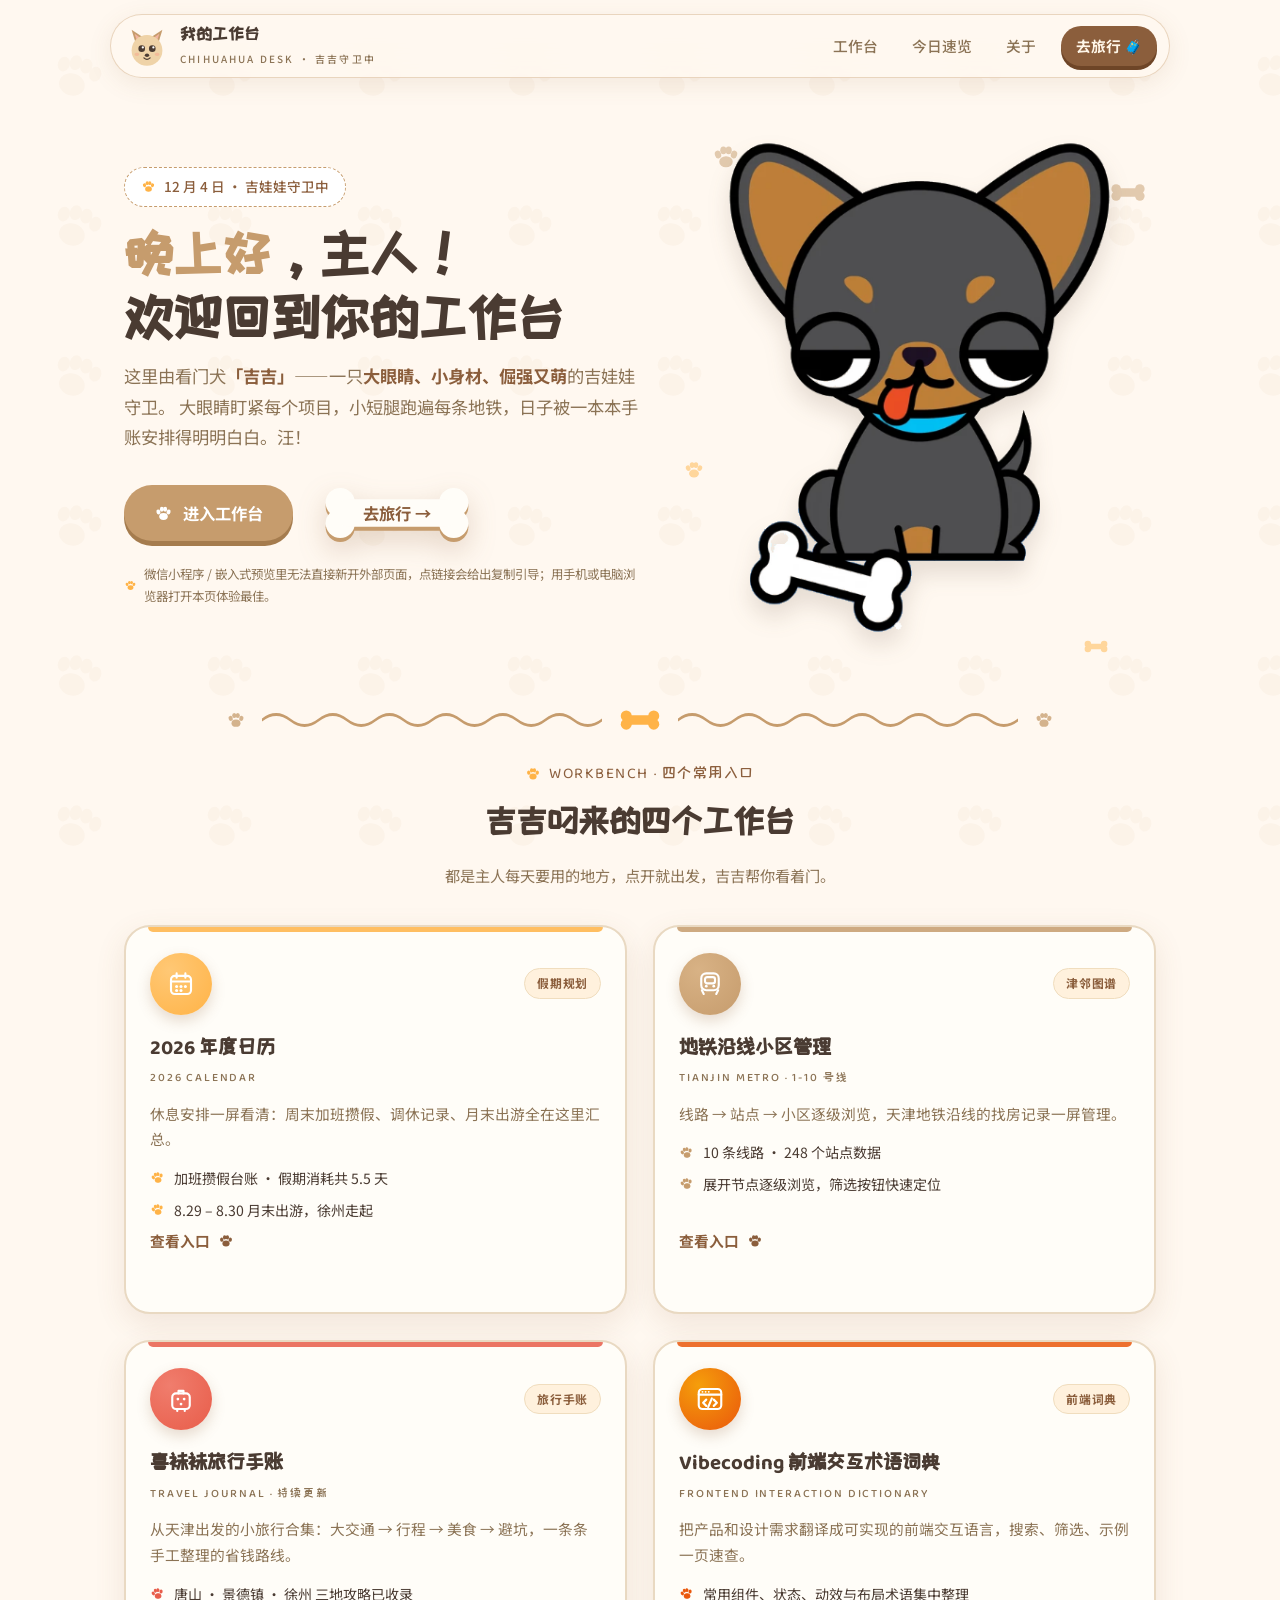
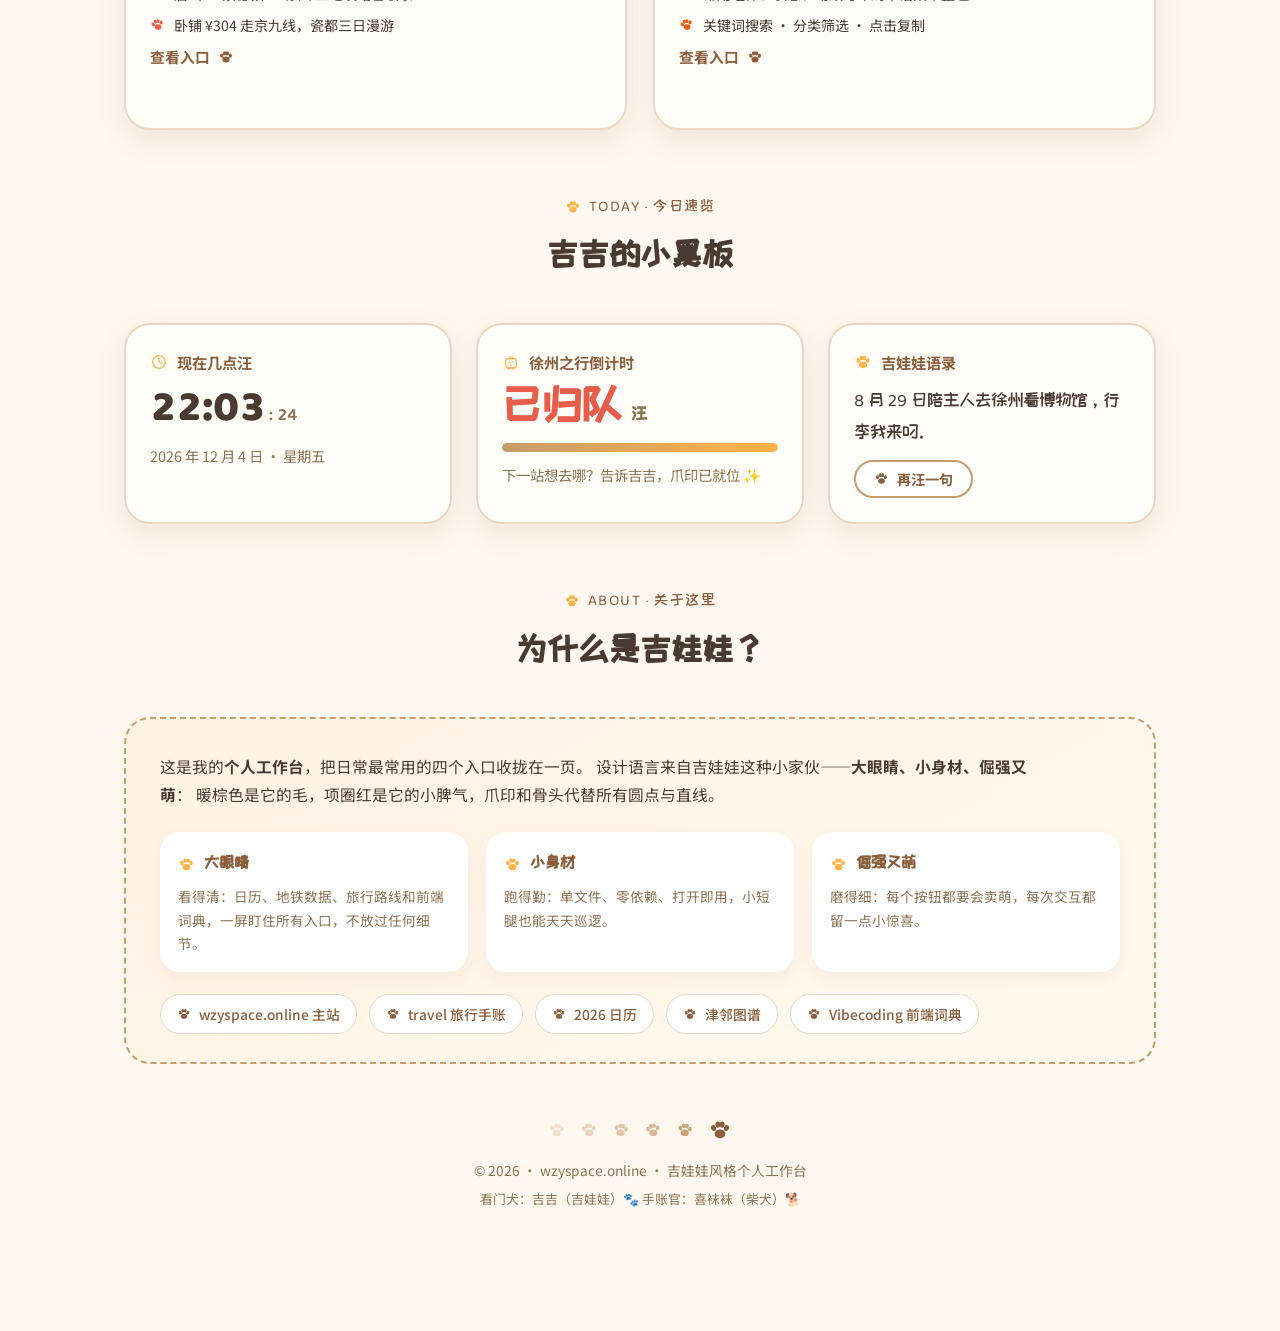
<file: index.html>
<!DOCTYPE html>
<html lang="zh-CN">
<head>
<meta charset="UTF-8">
<meta name="viewport" content="width=device-width, initial-scale=1.0">
<meta name="description" content="吉娃娃风格个人工作台 · 大眼睛、小身材、倔强又萌 · 常用站点入口导航">
<title>吉娃娃工作台 · 常用入口导航</title>
<link rel="icon" href="data:image/svg+xml;utf8,<svg xmlns='http://www.w3.org/2000/svg' viewBox='0 0 100 100'><path d='M28 52 L16 12 L46 32 Z' fill='%23C69C6D'/><path d='M72 52 L84 12 L54 32 Z' fill='%23C69C6D'/><circle cx='50' cy='58' r='34' fill='%23EFD3A8'/><circle cx='38' cy='54' r='7' fill='%234A3B32'/><circle cx='62' cy='54' r='7' fill='%234A3B32'/><ellipse cx='50' cy='68' rx='5' ry='4' fill='%234A3B32'/><path d='M43 74 q7 7 14 0' stroke='%234A3B32' stroke-width='3' fill='none' stroke-linecap='round'/></svg>">
<link rel="preconnect" href="https://fonts.googleapis.com">
<link rel="preconnect" href="https://fonts.gstatic.com" crossorigin>
<link href="https://fonts.googleapis.com/css2?family=Baloo+2:wght@500;700;800&family=Noto+Sans+SC:wght@400;500;700&family=ZCOOL+KuaiLe&display=swap" rel="stylesheet">
<style>
/* ============ 变量：暖棕治愈系色卡（吉娃娃棕） ============ */
:root{
  --bg-color:#FFF8F0;        /* 奶白背景 */
  --primary:#C69C6D;         /* 吉娃娃棕 */
  --secondary:#8B5E3C;       /* 深棕：文字/边框 */
  --accent:#FFB347;          /* 暖橙点缀 */
  --text-main:#4A3B32;       /* 正文色 */
  --text-light:#8B7355;      /* 次要文字 */
  --card-bg:#FFFDF8;
  --line:#E9D9C2;
  --collar:#E85D4A;          /* 项圈红（倔强的小点缀） */
  --ink:#5A4232;             /* 插画描边深棕 */
  --fur:#EFD3A8;             /* 吉娃娃毛色 */
  --shadow:0 10px 30px rgba(139,94,60,.12);
  --radius:26px;
  --title-font:'Baloo 2','ZCOOL KuaiLe','PingFang SC','Hiragino Sans GB','Microsoft YaHei',sans-serif;
  --body-font:'Noto Sans SC','PingFang SC','Hiragino Sans GB','Microsoft YaHei',sans-serif;
}

/* ============ 基础 ============ */
*{margin:0;padding:0;box-sizing:border-box}
html{scroll-behavior:smooth}
body{
  font-family:var(--body-font);
  background:var(--bg-color);
  color:var(--text-main);
  line-height:1.75;
  overflow-x:hidden;
  /* 鼠标指针：小爪印（深棕） */
  cursor:url("data:image/svg+xml;utf8,<svg xmlns='http://www.w3.org/2000/svg' width='26' height='26' viewBox='0 0 26 26'><g fill='%238B5E3C'><ellipse cx='13' cy='17' rx='6' ry='5'/><ellipse cx='5.5' cy='10' rx='3' ry='3.6' transform='rotate(-18 5.5 10)'/><ellipse cx='10.5' cy='6' rx='3' ry='3.6'/><ellipse cx='15.5' cy='6' rx='3' ry='3.6'/><ellipse cx='20.5' cy='10' rx='3' ry='3.6' transform='rotate(18 20.5 10)'/></g></svg>") 13 13, auto;
}
a,button,.card,[role="button"]{
  /* 可点击处：暖橙爪印 */
  cursor:url("data:image/svg+xml;utf8,<svg xmlns='http://www.w3.org/2000/svg' width='26' height='26' viewBox='0 0 26 26'><g fill='%23F09A2E'><ellipse cx='13' cy='17' rx='6' ry='5'/><ellipse cx='5.5' cy='10' rx='3' ry='3.6' transform='rotate(-18 5.5 10)'/><ellipse cx='10.5' cy='6' rx='3' ry='3.6'/><ellipse cx='15.5' cy='6' rx='3' ry='3.6'/><ellipse cx='20.5' cy='10' rx='3' ry='3.6' transform='rotate(18 20.5 10)'/></g></svg>") 13 13, pointer;
}
img,svg{display:block}
a{color:inherit;text-decoration:none}
ul{list-style:none}
::selection{background:var(--accent);color:#fff}

/* 背景：极淡的爪印纹理 */
body::before{
  content:"";position:fixed;inset:0;z-index:-1;pointer-events:none;
  background-image:url("data:image/svg+xml;utf8,<svg xmlns='http://www.w3.org/2000/svg' width='150' height='150'><g fill='%23C69C6D' opacity='.055' transform='rotate(18 75 75)'><ellipse cx='75' cy='85' rx='13' ry='11'/><ellipse cx='61' cy='68' rx='6' ry='7.5'/><ellipse cx='72' cy='63' rx='6' ry='7.5'/><ellipse cx='83' cy='63' rx='6' ry='7.5'/><ellipse cx='94' cy='68' rx='6' ry='7.5'/></g></svg>");
  background-size:150px 150px;
}

/* ============ Loading：吉娃娃追骨头 ============ */
#loader{
  position:fixed;inset:0;z-index:1000;display:flex;align-items:center;justify-content:center;
  background:var(--bg-color);
  transition:opacity .6s ease,visibility .6s;
}
#loader.hide{opacity:0;visibility:hidden}
.loader-scene{text-align:center;width:min(340px,86vw)}
.loader-dog{width:190px;margin:0 auto;position:relative}
.loader-dog .bone{
  position:absolute;right:-38px;top:-16px;width:52px;color:var(--secondary);
  animation:floaty 1.1s ease-in-out infinite;
}
.loader-track{
  display:flex;justify-content:center;gap:26px;margin-top:6px;color:var(--primary);
}
.loader-track svg{width:20px;opacity:0;animation:pawIn 1.2s infinite}
.loader-track svg:nth-child(1){animation-delay:0s}
.loader-track svg:nth-child(2){animation-delay:.15s}
.loader-track svg:nth-child(3){animation-delay:.3s}
.loader-track svg:nth-child(4){animation-delay:.45s}
.loader-track svg:nth-child(5){animation-delay:.6s}
.loader-track svg:nth-child(6){animation-delay:.75s}
@keyframes pawIn{0%{opacity:0;transform:translateX(8px)}40%{opacity:.9}100%{opacity:0;transform:translateX(-8px)}}
.loader-txt{
  margin-top:18px;font-family:var(--title-font);font-size:1.05rem;color:var(--text-light);
  letter-spacing:.12em;
}

/* 奔跑的小狗动画部件 */
.run-body{animation:bob .38s ease-in-out infinite}
@keyframes bob{0%,100%{transform:translateY(0)}50%{transform:translateY(-7px)}}
.leg{transform-box:fill-box;transform-origin:50% 8%;animation:legswing .34s ease-in-out infinite alternate}
.leg.l2{animation-delay:.17s}
.leg.l3{animation-delay:.34s}
.leg.l4{animation-delay:.51s}
@keyframes legswing{from{transform:rotate(-24deg)}to{transform:rotate(24deg)}}
.run-tail{transform-box:fill-box;transform-origin:0% 100%;animation:tailwag .3s ease-in-out infinite}
@keyframes tailwag{from{transform:rotate(-14deg)}to{transform:rotate(16deg)}}
@keyframes floaty{0%,100%{transform:translateY(0) rotate(-6deg)}50%{transform:translateY(-8px) rotate(6deg)}}

/* ============ 顶部导航：胶囊玻璃 ============ */
nav{
  position:fixed;top:14px;left:50%;transform:translateX(-50%);z-index:100;
  width:min(1060px,calc(100% - 28px));
  display:flex;align-items:center;justify-content:space-between;gap:16px;
  padding:9px 12px 9px 14px;
  background:rgba(255,248,240,.82);backdrop-filter:blur(12px);-webkit-backdrop-filter:blur(12px);
  border:1.5px solid rgba(198,156,109,.38);border-radius:999px;
  box-shadow:0 6px 24px rgba(139,94,60,.10);
}
.nav-brand{display:flex;align-items:center;gap:11px}
.nav-logo{width:44px;flex-shrink:0;transition:transform .3s cubic-bezier(.3,1.6,.5,1)}
.nav-brand:hover .nav-logo{transform:rotate(-7deg) scale(1.06)}
.nav-title{line-height:1.2}
.nav-title b{font-family:var(--title-font);font-size:1.06rem;color:var(--text-main);display:block}
.nav-title small{font-size:.62rem;letter-spacing:.22em;color:var(--text-light);font-weight:500}
.nav-links{display:flex;align-items:center;gap:4px}
.nav-links a{
  padding:7px 15px;border-radius:999px;font-size:.92rem;font-weight:500;color:var(--text-light);
  transition:.25s;
}
.nav-links a:hover{color:#fff;background:var(--primary)}
.nav-links a.nav-cta{
  background:var(--secondary);color:#FFF6E8;font-weight:700;margin-left:6px;
  box-shadow:0 4px 0 #6E4527;
}
.nav-links a.nav-cta:hover{background:var(--primary);transform:translateY(-2px);box-shadow:0 6px 0 #A57C4E}

/* ============ Hero ============ */
.hero{
  position:relative;
  max-width:1080px;margin:0 auto;padding:132px 24px 40px;
  display:grid;grid-template-columns:1.05fr .95fr;gap:36px;align-items:center;
}
.badge{
  display:inline-flex;align-items:center;gap:8px;
  padding:7px 16px;border-radius:999px;
  background:#fff;border:1.5px dashed var(--primary);color:var(--secondary);
  font-size:.85rem;font-weight:500;
}
.badge svg{width:15px;color:var(--accent)}
.hero h1{
  font-family:var(--title-font);font-weight:800;
  font-size:clamp(2.1rem,5.2vw,3.3rem);line-height:1.22;
  margin:20px 0 6px;color:var(--text-main);
}
.hero h1 .hi{color:var(--primary)}
.hero .sub{color:var(--text-light);font-size:clamp(.98rem,2vw,1.08rem);max-width:34em;margin-bottom:28px}
.hero .sub b{color:var(--secondary)}
.hero-cta{display:flex;flex-wrap:wrap;gap:18px;align-items:center}
.btn-main{
  display:inline-flex;align-items:center;gap:10px;
  padding:14px 30px;border-radius:999px;
  background:var(--primary);color:#fff;font-weight:700;font-size:1.02rem;
  box-shadow:0 5px 0 #A57C4E;transition:.25s;
}
.btn-main svg{width:19px}
.btn-main:hover{background:var(--accent);box-shadow:0 7px 0 #E0952B;transform:translateY(-3px)}
.btn-main:hover svg{transform:rotate(-18deg) scale(1.15)}
.btn-main svg{transition:.25s}
/* 骨头形状按钮 */
.btn-bone{
  position:relative;display:inline-flex;align-items:center;justify-content:center;
  width:172px;height:66px;color:#FFF6E8;
  filter:drop-shadow(0 4px 0 #C69C6D) drop-shadow(0 10px 14px rgba(139,94,60,.22));
  transition:.25s;font-weight:700;
}
.btn-bone .bone-bg{position:absolute;inset:0;width:100%;height:100%;color:var(--card-bg);transition:.25s}
.btn-bone span{position:relative;z-index:1;color:var(--secondary);font-size:1.02rem}
.btn-bone:hover{transform:translateY(-3px) rotate(-2deg)}
.btn-bone:hover .bone-bg{color:var(--accent)}
.hero-hint{
  margin-top:18px;display:inline-flex;align-items:center;gap:7px;
  font-size:.78rem;color:var(--text-light);
}
.hero-hint svg{width:13px;color:var(--accent);flex-shrink:0}
.hero-fig{position:relative;display:flex;justify-content:center}
.hero-dog{width:min(360px,78vw);animation:breathe 3.6s ease-in-out infinite;transform-origin:50% 100%}
@keyframes breathe{0%,100%{transform:scaleY(1)}50%{transform:scaleY(1.016)}}
.hero-dog .head{transform-box:fill-box;transform-origin:50% 78%;transition:transform .4s cubic-bezier(.3,1.5,.5,1)}
.hero-dog:hover .head{transform:rotate(-5deg) translateY(2px)}
.hero-dog .eyes{transform-box:fill-box;transform-origin:center}
.hero-dog .eyelids{transform-box:fill-box;transform-origin:50% 100%;animation:sleepyBlink 4.8s ease-in-out infinite}
@keyframes sleepyBlink{0%,89%,100%{transform:translateY(0)}93%,96%{transform:translateY(17px)}}
.hero-dog .tongue{transform-box:fill-box;transform-origin:70% 5%;animation:tongueWig 1.7s ease-in-out infinite}
@keyframes tongueWig{0%,100%{transform:rotate(-3deg)}50%{transform:rotate(5deg)}}
.hero-dog .ear-l{transform-box:fill-box;transform-origin:75% 95%;animation:earwig 3.8s ease-in-out infinite}
.hero-dog .ear-r{transform-box:fill-box;transform-origin:25% 95%;animation:earwig 5.9s ease-in-out infinite .8s}
@keyframes earwig{0%,88%,100%{transform:rotate(0)}91%{transform:rotate(-6deg)}94%{transform:rotate(5deg)}97%{transform:rotate(-3deg)}}
.hero-dog .tail{transform-box:fill-box;transform-origin:10% 92%;animation:tailwag2 .8s ease-in-out infinite}
@keyframes tailwag2{from{transform:rotate(-7deg)}to{transform:rotate(9deg)}}
.hero-dog .tag{transform-box:fill-box;transform-origin:50% 0;animation:tagSwing 2.8s ease-in-out infinite}
@keyframes tagSwing{0%,100%{transform:rotate(-4deg)}50%{transform:rotate(4deg)}}
.hero-dog-stage{position:relative;display:grid;place-items:center;aspect-ratio:1/1}
.hero-dog-cutout{
  width:112%;height:112%;object-fit:contain;
  filter:drop-shadow(0 13px 11px rgba(90,66,50,.15));
  transform-origin:50% 84%;animation:mascotSway 5.2s ease-in-out infinite;
  transition:transform .35s cubic-bezier(.3,1.5,.5,1),filter .35s;
}
@keyframes mascotSway{
  0%,100%{transform:translateY(0) rotate(-.45deg)}
  50%{transform:translateY(-4px) rotate(.45deg)}
}
.hero-dog-stage:hover .hero-dog-cutout{
  animation:none;transform:translateY(-5px) rotate(-3deg) scale(1.015);
  filter:drop-shadow(0 17px 14px rgba(90,66,50,.18));
}
@media (prefers-reduced-motion:reduce){
  .hero-dog,.hero-dog-cutout{animation:none!important}
}
/* hero 漂浮装饰 */
.float-deco{position:absolute;color:var(--primary);opacity:.5;animation:floaty 5.5s ease-in-out infinite}
.float-deco.f1{width:30px;top:2%;left:6%;animation-delay:.2s}
.float-deco.f2{width:22px;top:64%;left:0;animation-delay:1.4s;color:var(--accent)}
.float-deco.f3{width:38px;top:10%;right:2%;animation-delay:.8s}
.float-deco.f4{width:26px;bottom:-2%;right:10%;animation-delay:2s;color:var(--accent)}

/* ============ 骨头波浪分隔线 ============ */
.divider{
  display:flex;align-items:center;justify-content:center;gap:16px;
  max-width:900px;margin:26px auto 0;padding:0 20px;color:var(--primary);
}
.divider .d-paw{width:20px;opacity:.75}
.divider .d-bone{width:44px;color:var(--accent)}
.divider .d-wave{width:min(340px,42vw);height:22px;color:var(--primary)}

/* ============ 区块通用 ============ */
main{max-width:1080px;margin:0 auto;padding:30px 24px 20px}
section{scroll-margin-top:96px}
.sec-head{text-align:center;margin-bottom:36px}
.sec-head .sec-kicker{
  display:inline-flex;align-items:center;gap:8px;
  font-family:var(--title-font);color:var(--secondary);
  font-size:.95rem;letter-spacing:.1em;margin-bottom:8px;
}
.sec-head .sec-kicker svg{width:16px;color:var(--accent)}
.sec-head h2{font-family:var(--title-font);font-size:clamp(1.5rem,3.4vw,2.1rem);color:var(--text-main)}
.sec-head p{color:var(--text-light);margin-top:8px;font-size:.95rem}

/* ============ 工作台卡片 ============ */
.cards{display:grid;grid-template-columns:repeat(2,minmax(0,1fr));gap:26px}
.card{
  position:relative;display:flex;flex-direction:column;
  background:var(--card-bg);border:2px solid var(--line);border-radius:var(--radius);
  padding:26px 24px 58px;box-shadow:var(--shadow);
  transition:transform .3s cubic-bezier(.3,1.4,.5,1),border-color .3s,box-shadow .3s;
  overflow:hidden;
}
.card::before{ /* 顶部色条 */
  content:"";position:absolute;top:0;left:22px;right:22px;height:5px;border-radius:0 0 6px 6px;
  background:var(--c,var(--primary));opacity:.85;
}
.card:hover{transform:translateY(-8px) rotate(-.6deg);border-color:var(--primary);box-shadow:0 18px 40px rgba(139,94,60,.18)}
.card-top{display:flex;align-items:center;justify-content:space-between;margin-bottom:16px}
.card-icon{
  width:62px;height:62px;border-radius:50%;
  display:flex;align-items:center;justify-content:center;color:#fff;
  background:radial-gradient(circle at 32% 28%,var(--c-l,#E8B77E),var(--c,var(--primary)));
  box-shadow:0 6px 14px rgba(139,94,60,.22);
  transition:.35s cubic-bezier(.3,1.6,.5,1);
}
.card:hover .card-icon{transform:rotate(-8deg) scale(1.1)}
.card-icon svg{width:30px;height:30px}
.card-tag{
  font-size:.74rem;font-weight:700;color:var(--secondary);
  background:#FFF1DD;border:1px solid #F0DDBE;border-radius:999px;padding:4px 12px;letter-spacing:.06em;
}
.card h3{font-family:var(--title-font);font-size:1.28rem;color:var(--text-main);margin-bottom:4px}
.card h3 small{display:block;font-size:.72rem;color:var(--text-light);letter-spacing:.16em;font-weight:500;margin-top:2px}
.card-desc{font-size:.92rem;color:var(--text-light);margin:8px 0 14px}
.card-points{display:flex;flex-direction:column;gap:7px;margin-bottom:6px}
.card-points li{
  position:relative;padding-left:24px;font-size:.88rem;color:var(--text-main);
}
.card-points li svg{ /* 爪印代替小圆点 */
  position:absolute;left:0;top:50%;transform:translateY(-52%) rotate(-14deg);
  width:15px;color:var(--c,var(--primary));
}
.card-go{
  margin-top:auto;display:inline-flex;align-items:center;gap:8px;
  font-weight:700;color:var(--secondary);font-size:.92rem;transition:.25s;
}
.card-go svg{width:16px;transition:.25s}
.card:hover .card-go{color:var(--collar)}
.card:hover .card-go svg{transform:translateX(5px) rotate(-14deg)}
/* 吉娃娃探头（hover 从卡片底部探出） */
.card-peek{
  position:absolute;bottom:-4px;right:16px;width:74px;
  transform:translateY(88%);opacity:0;transition:.42s cubic-bezier(.3,1.5,.5,1);
  pointer-events:none;filter:drop-shadow(0 -3px 6px rgba(139,94,60,.16));
}
.card:hover .card-peek{transform:translateY(34%);opacity:1}

/* ============ 今日速览 ============ */
.today-grid{display:grid;grid-template-columns:repeat(3,1fr);gap:24px}
.t-card{
  background:var(--card-bg);border:2px solid var(--line);border-radius:var(--radius);
  padding:24px;box-shadow:var(--shadow);display:flex;flex-direction:column;gap:10px;
  transition:transform .3s,border-color .3s;
}
.t-card:hover{transform:translateY(-5px);border-color:var(--primary)}
.t-label{display:flex;align-items:center;gap:9px;font-weight:700;color:var(--secondary);font-size:.95rem}
.t-label svg{width:18px;color:var(--accent)}
.t-clock{
  font-family:var(--title-font);font-size:2.7rem;font-weight:800;line-height:1.1;
  color:var(--text-main);font-variant-numeric:tabular-nums;
}
.t-clock small{font-size:1.1rem;color:var(--text-light);font-weight:600}
.t-date{color:var(--text-light);font-size:.9rem}
.t-count{
  font-family:var(--title-font);font-size:2.7rem;font-weight:800;line-height:1.1;color:var(--collar);
}
.t-count small{font-size:1.1rem;color:var(--text-light);font-weight:600}
.t-note{color:var(--text-light);font-size:.9rem}
.trip-progress{height:9px;background:#F3E6D2;border-radius:99px;overflow:hidden}
.trip-progress i{
  display:block;height:100%;border-radius:99px;width:0%;
  background:linear-gradient(90deg,var(--primary),var(--accent));
  transition:width 1.2s cubic-bezier(.3,.9,.3,1);
}
.t-quote{
  font-family:var(--title-font);font-size:1.12rem;color:var(--text-main);
  min-height:3.6em;display:flex;align-items:center;
}
.t-quote.flip{animation:quotein .45s cubic-bezier(.3,1.5,.5,1)}
@keyframes quotein{0%{opacity:0;transform:translateY(10px) scale(.96)}100%{opacity:1;transform:none}}
.btn-woof{
  align-self:flex-start;display:inline-flex;align-items:center;gap:8px;
  border:2px solid var(--primary);background:#fff;color:var(--secondary);
  padding:7px 18px;border-radius:999px;font-weight:700;font-size:.88rem;
  transition:.25s;font-family:inherit;
}
.btn-woof svg{width:15px}
.btn-woof:hover{background:var(--primary);color:#fff;transform:translateY(-2px)}

/* ============ 关于 ============ */
.about-box{
  background:linear-gradient(150deg,#FFF3E2,#FFF9EF);
  border:2px dashed var(--primary);border-radius:var(--radius);
  padding:34px 34px 28px;position:relative;overflow:hidden;
}
.about-box>p{max-width:56em;color:var(--text-main);font-size:.98rem}
.about-traits{display:grid;grid-template-columns:repeat(3,1fr);gap:18px;margin-top:24px}
.trait{
  background:#fff;border-radius:20px;padding:18px 18px 16px;
  box-shadow:0 6px 16px rgba(139,94,60,.08);
}
.trait b{display:flex;align-items:center;gap:9px;font-family:var(--title-font);color:var(--secondary);font-size:1.02rem}
.trait b svg{width:17px;color:var(--accent)}
.trait p{font-size:.85rem;color:var(--text-light);margin-top:6px}
.about-links{display:flex;flex-wrap:wrap;gap:12px;margin-top:22px}
.about-links a{
  display:inline-flex;align-items:center;gap:8px;
  background:#fff;border:1.5px solid var(--line);border-radius:999px;
  padding:7px 16px;font-size:.86rem;color:var(--secondary);font-weight:500;transition:.25s;
}
.about-links a:hover{border-color:var(--primary);background:var(--primary);color:#fff}
.about-links a svg{width:14px}

/* ============ 页脚 ============ */
footer{padding:34px 20px 120px;text-align:center;color:var(--text-light);font-size:.86rem}
.paw-walk{display:flex;justify-content:center;align-items:center;gap:14px;color:var(--primary);margin-bottom:16px}
.paw-walk svg{width:18px}
.paw-walk svg:nth-child(1){opacity:.25;transform:rotate(8deg)}
.paw-walk svg:nth-child(2){opacity:.4;transform:rotate(-6deg)}
.paw-walk svg:nth-child(3){opacity:.55;transform:rotate(10deg)}
.paw-walk svg:nth-child(4){opacity:.7;transform:rotate(-8deg)}
.paw-walk svg:nth-child(5){opacity:.9;transform:rotate(6deg)}
.paw-walk svg:nth-child(6){opacity:1;width:24px;color:var(--secondary)}
footer b{color:var(--secondary)}
footer .dog-credit{margin-top:6px;font-size:.8rem}

/* ============ 回到顶部：吉娃娃头像按钮 ============ */
#backTop{
  position:fixed;right:22px;bottom:22px;z-index:90;
  width:60px;height:60px;border-radius:50%;border:none;
  background:#fff;box-shadow:0 8px 22px rgba(139,94,60,.25),0 0 0 2px var(--line);
  display:flex;align-items:center;justify-content:center;
  opacity:0;visibility:hidden;transform:translateY(16px);
  transition:.35s cubic-bezier(.3,1.4,.5,1);
}
#backTop.show{opacity:1;visibility:visible;transform:none}
#backTop:hover{transform:translateY(-4px);box-shadow:0 12px 26px rgba(139,94,60,.3),0 0 0 2px var(--primary)}
#backTop svg{width:40px;transition:.3s}
#backTop:hover svg{animation:hop .5s ease}
@keyframes hop{0%,100%{transform:translateY(0)}40%{transform:translateY(-7px) rotate(-8deg)}70%{transform:translateY(0) rotate(5deg)}}
#backTop .tip{
  position:absolute;right:70px;top:50%;transform:translateY(-50%) translateX(6px);
  white-space:nowrap;background:var(--secondary);color:#FFF6E8;
  font-size:.78rem;font-weight:700;padding:5px 13px;border-radius:999px;
  opacity:0;transition:.25s;pointer-events:none;
}
#backTop:hover .tip{opacity:1;transform:translateY(-50%)}

/* ============ 微信/小程序环境：复制链接引导弹层 ============ */
.link-modal{
  position:fixed;inset:0;z-index:500;display:flex;align-items:center;justify-content:center;
  padding:22px;visibility:hidden;opacity:0;transition:opacity .25s,visibility .25s;
}
.link-modal.open{visibility:visible;opacity:1}
.lm-mask{position:absolute;inset:0;background:rgba(74,59,50,.52)}
.lm-card{
  position:relative;width:min(400px,100%);text-align:center;
  background:var(--card-bg);border:2px solid var(--primary);border-radius:28px;
  padding:28px 24px 20px;
  box-shadow:0 20px 50px rgba(90,66,50,.3);
  transform:translateY(24px) scale(.92);transition:transform .3s cubic-bezier(.3,1.5,.5,1);
}
.link-modal.open .lm-card{transform:none}
.lm-dog{width:62px;margin:0 auto 10px;animation:hop 2.4s ease infinite}
.lm-card h4{font-family:var(--title-font);font-size:1.3rem;color:var(--text-main);margin-bottom:6px}
.lm-p{font-size:.88rem;color:var(--text-light);margin-bottom:16px}
.lm-link{
  font-size:.82rem;word-break:break-all;text-align:left;
  background:#FFF3E2;border:1.5px dashed var(--primary);border-radius:14px;
  padding:10px 14px;color:var(--secondary);margin-bottom:16px;
  -webkit-user-select:all;user-select:all;
}
.lm-actions{display:flex;gap:12px;justify-content:center;flex-wrap:wrap}
.lm-copy{
  display:inline-flex;align-items:center;gap:8px;
  border:none;background:var(--primary);color:#fff;font-weight:700;font-family:inherit;
  padding:11px 26px;border-radius:999px;font-size:.95rem;
  box-shadow:0 4px 0 #A57C4E;transition:.2s;
}
.lm-copy svg{width:16px}
.lm-copy:active{transform:translateY(2px);box-shadow:0 2px 0 #A57C4E}
.lm-close{
  border:2px solid var(--line);background:#fff;color:var(--text-light);font-family:inherit;
  padding:10px 22px;border-radius:999px;font-size:.95rem;font-weight:500;
}
.lm-tip{font-size:.72rem;color:var(--text-light);margin-top:14px}

/* ============ Toast ============ */
#toastWrap{position:fixed;top:88px;left:50%;transform:translateX(-50%);z-index:200;display:flex;flex-direction:column;gap:10px;align-items:center}
.toast{
  display:flex;align-items:center;gap:10px;
  background:var(--secondary);color:#FFF6E8;font-weight:500;font-size:.92rem;
  padding:11px 22px;border-radius:999px;
  box-shadow:0 10px 26px rgba(90,66,50,.3);
  animation:toastin .45s cubic-bezier(.3,1.6,.5,1);
}
.toast svg{width:17px;color:var(--accent)}
.toast.out{animation:toastout .4s forwards}
@keyframes toastin{from{opacity:0;transform:translateY(-16px) scale(.9)}to{opacity:1;transform:none}}
@keyframes toastout{to{opacity:0;transform:translateY(-12px) scale(.92)}}

/* ============ 点击爪印冒泡 ============ */
.paw-pop{
  position:fixed;z-index:9999;pointer-events:none;width:30px;height:30px;color:var(--primary);
  animation:pawpop .68s ease-out forwards;
}
.paw-pop svg{width:100%;height:100%}
@keyframes pawpop{
  0%{transform:translate(-50%,-50%) rotate(var(--r)) scale(.35);opacity:0}
  30%{transform:translate(-50%,-50%) rotate(var(--r)) scale(1.12);opacity:.95}
  100%{transform:translate(-50%,-50%) rotate(var(--r)) scale(1.35);opacity:0}
}

/* ============ 滚动进入动画 ============ */
.reveal{opacity:0;transform:translateY(26px);transition:opacity .7s ease,transform .7s cubic-bezier(.2,.7,.3,1)}
.reveal.on{opacity:1;transform:none}
.cards .card:nth-child(2){transition-delay:.12s}
.cards .card:nth-child(3){transition-delay:.24s}
.cards .card:nth-child(4){transition-delay:.36s}
.today-grid .t-card:nth-child(2){transition-delay:.12s}
.today-grid .t-card:nth-child(3){transition-delay:.24s}

/* ============ 响应式 ============ */
@media (max-width:960px){
  .hero{grid-template-columns:1fr;text-align:center;padding-top:120px;gap:16px}
  .hero .sub{margin-inline:auto}
  .hero-cta{justify-content:center}
  .hero-fig{order:-1}
  .hero-dog{width:min(270px,64vw)}
  .cards{grid-template-columns:1fr;max-width:520px;margin:0 auto}
  .today-grid{grid-template-columns:1fr;max-width:520px;margin:0 auto}
  .about-traits{grid-template-columns:1fr}
}
@media (max-width:680px){
  .nav-links a:not(.nav-cta){display:none}
  .nav-links a.nav-cta{margin-left:0}
  .hero h1{font-size:2rem}
  .about-box{padding:26px 20px}
}
/* 尊重减少动态偏好 */
@media (prefers-reduced-motion:reduce){
  *,*::before,*::after{animation-duration:.01ms!important;animation-iteration-count:1!important;transition-duration:.01ms!important}
  html{scroll-behavior:auto}
}
</style>
</head>
<body>

<!-- ============ SVG 符号库 ============ -->
<svg width="0" height="0" style="position:absolute" aria-hidden="true">
  <defs>
    <!-- 爪印 -->
    <symbol id="sym-paw" viewBox="0 0 24 24">
      <g fill="currentColor">
        <ellipse cx="12" cy="15.8" rx="5.4" ry="4.4"/>
        <ellipse cx="5.6" cy="10" rx="2.5" ry="3.1" transform="rotate(-18 5.6 10)"/>
        <ellipse cx="9.9" cy="6.6" rx="2.5" ry="3.1"/>
        <ellipse cx="14.1" cy="6.6" rx="2.5" ry="3.1"/>
        <ellipse cx="18.4" cy="10" rx="2.5" ry="3.1" transform="rotate(18 18.4 10)"/>
      </g>
    </symbol>
    <!-- 骨头 -->
    <symbol id="sym-bone" viewBox="0 0 64 32">
      <g fill="currentColor">
        <circle cx="12" cy="10" r="8"/><circle cx="12" cy="22" r="8"/>
        <circle cx="52" cy="10" r="8"/><circle cx="52" cy="22" r="8"/>
        <rect x="9" y="9" width="46" height="14" rx="7"/>
      </g>
    </symbol>
    <!-- 日历 -->
    <symbol id="sym-cal" viewBox="0 0 48 48">
      <g fill="none" stroke="currentColor" stroke-width="3.4" stroke-linecap="round" stroke-linejoin="round">
        <rect x="8" y="11" width="32" height="29" rx="6"/>
        <path d="M8 20h32"/>
        <path d="M17 7v7M31 7v7"/>
      </g>
      <g fill="currentColor">
        <circle cx="17" cy="28" r="2.4"/><circle cx="24" cy="28" r="2.4"/><circle cx="31" cy="28" r="2.4"/>
        <circle cx="17" cy="34.5" r="2.4"/><circle cx="24" cy="34.5" r="2.4"/>
      </g>
    </symbol>
    <!-- 地铁 -->
    <symbol id="sym-metro" viewBox="0 0 48 48">
      <g fill="none" stroke="currentColor" stroke-width="3.4" stroke-linecap="round" stroke-linejoin="round">
        <rect x="10" y="7" width="28" height="27" rx="8"/>
        <rect x="16" y="13" width="16" height="10" rx="3.5"/>
        <path d="M14 40l-3-6M34 40l3-6"/>
      </g>
      <g fill="currentColor">
        <circle cx="18" cy="27.5" r="2.2"/><circle cx="30" cy="27.5" r="2.2"/>
      </g>
    </symbol>
    <!-- 旅行箱 -->
    <symbol id="sym-travel" viewBox="0 0 48 48">
      <g fill="none" stroke="currentColor" stroke-width="3.4" stroke-linecap="round" stroke-linejoin="round">
        <rect x="10" y="15" width="28" height="25" rx="6"/>
        <path d="M20 15v-4h8v4"/>
        <path d="M18 40v3M30 40v3"/>
      </g>
      <g fill="currentColor">
        <circle cx="19" cy="24" r="2.2"/><circle cx="29" cy="24" r="2.2"/><circle cx="24" cy="32" r="2.2"/>
      </g>
    </symbol>
    <!-- 前端词典 -->
    <symbol id="sym-code" viewBox="0 0 48 48">
      <g fill="none" stroke="currentColor" stroke-width="3.4" stroke-linecap="round" stroke-linejoin="round">
        <rect x="6" y="8" width="36" height="32" rx="6"/>
        <path d="M6 17h36M18 25l-5 5 5 5M30 25l5 5-5 5"/>
        <path d="M27 23l-6 14"/>
      </g>
      <g fill="currentColor">
        <circle cx="12" cy="12.5" r="1.5"/><circle cx="17" cy="12.5" r="1.5"/><circle cx="22" cy="12.5" r="1.5"/>
      </g>
    </symbol>
    <!-- 时钟 -->
    <symbol id="sym-clock" viewBox="0 0 48 48">
      <g fill="none" stroke="currentColor" stroke-width="3.4" stroke-linecap="round">
        <circle cx="24" cy="24" r="17"/>
        <path d="M24 14v10l7 5"/>
      </g>
    </symbol>
    <!-- 探头吉娃娃（卡片 hover 用） -->
    <symbol id="sym-peek" viewBox="0 0 120 100">
      <path d="M32 62 C 25 40 23 24 25 11 C 42 22 52 37 58 54 Z" fill="#C69C6D"/>
      <path d="M88 62 C 95 40 97 24 95 11 C 78 22 68 37 62 54 Z" fill="#C69C6D"/>
      <circle cx="60" cy="62" r="38" fill="#EFD3A8"/>
      <circle cx="47" cy="58" r="7" fill="#4A3B32"/>
      <circle cx="73" cy="58" r="7" fill="#4A3B32"/>
      <circle cx="49.4" cy="55.4" r="2.4" fill="#fff"/>
      <circle cx="75.4" cy="55.4" r="2.4" fill="#fff"/>
      <ellipse cx="60" cy="72" rx="5" ry="4" fill="#4A3B32"/>
      <path d="M53 78 q7 7 14 0" fill="none" stroke="#4A3B32" stroke-width="3" stroke-linecap="round"/>
      <ellipse cx="34" cy="70" rx="6" ry="4" fill="#F5A88C" opacity=".5"/>
      <ellipse cx="86" cy="70" rx="6" ry="4" fill="#F5A88C" opacity=".5"/>
      <rect x="41" y="88" width="15" height="12" rx="6" fill="#EFD3A8"/>
      <rect x="64" y="88" width="15" height="12" rx="6" fill="#EFD3A8"/>
    </symbol>
    <!-- 导航 logo 吉娃娃头像 -->
    <symbol id="sym-chi-logo" viewBox="0 0 100 100">
      <path d="M28 56 L15 13 L47 34 Z" fill="#C69C6D"/>
      <path d="M72 56 L85 13 L53 34 Z" fill="#C69C6D"/>
      <path d="M30 47 L22 22 L41 36 Z" fill="#F2B4A0"/>
      <path d="M70 47 L78 22 L59 36 Z" fill="#F2B4A0"/>
      <circle cx="50" cy="60" r="35" fill="#EFD3A8"/>
      <circle cx="38" cy="56" r="7.5" fill="#4A3B32"/>
      <circle cx="62" cy="56" r="7.5" fill="#4A3B32"/>
      <circle cx="40.5" cy="53.2" r="2.6" fill="#fff"/>
      <circle cx="64.5" cy="53.2" r="2.6" fill="#fff"/>
      <ellipse cx="50" cy="71" rx="5" ry="4" fill="#4A3B32"/>
      <path d="M43 77 q7 7 14 0" fill="none" stroke="#4A3B32" stroke-width="3" stroke-linecap="round"/>
      <ellipse cx="27" cy="69" rx="5.5" ry="3.6" fill="#F5A88C" opacity=".55"/>
      <ellipse cx="73" cy="69" rx="5.5" ry="3.6" fill="#F5A88C" opacity=".55"/>
    </symbol>
  </defs>
</svg>

<!-- ============ Loading：吉娃娃追骨头 ============ -->
<div id="loader" aria-hidden="true">
  <div class="loader-scene">
    <div class="loader-dog">
      <svg viewBox="0 0 190 130" width="190">
        <!-- 尾巴 -->
        <path class="run-tail" d="M 34 66 Q 12 56 10 36" fill="none" stroke="#C69C6D" stroke-width="12" stroke-linecap="round"/>
        <!-- 后腿 / 前腿（交替摆动） -->
        <g fill="#EFD3A8">
          <rect class="leg l1" x="52" y="82" width="13" height="34" rx="6.5"/>
          <rect class="leg l2" x="74" y="82" width="13" height="34" rx="6.5"/>
          <rect class="leg l3" x="96" y="82" width="13" height="34" rx="6.5"/>
          <rect class="leg l4" x="118" y="82" width="13" height="34" rx="6.5"/>
        </g>
        <!-- 身体 + 头 -->
        <g class="run-body">
          <ellipse cx="86" cy="64" rx="52" ry="30" fill="#EFD3A8"/>
          <ellipse cx="86" cy="72" rx="26" ry="20" fill="#FFF6E8"/>
          <!-- 项圈 -->
          <path d="M 128 52 q 8 10 2 20" fill="none" stroke="#E85D4A" stroke-width="9" stroke-linecap="round"/>
          <!-- 头 -->
          <circle cx="146" cy="42" r="27" fill="#EFD3A8"/>
          <!-- 大耳朵 -->
          <path d="M 138 22 C 133 8 134 -2 137 -8 C 147 -2 152 8 152 20 Z" fill="#C69C6D"/>
          <!-- 眼睛（大眼睛是吉娃娃的灵魂） -->
          <circle cx="154" cy="38" r="5.5" fill="#4A3B32"/>
          <circle cx="155.8" cy="36" r="1.9" fill="#fff"/>
          <!-- 鼻子与嘴 -->
          <circle cx="171" cy="44" r="4" fill="#4A3B32"/>
          <path d="M 168 50 q 4 4 8 0" fill="none" stroke="#4A3B32" stroke-width="2.6" stroke-linecap="round"/>
          <!-- 跑步飘起来的舌头 -->
          <path d="M 170 52 q 6 9 12 4 q -2 7 -7 6 q -5 -1 -5 -10 Z" fill="#F2938C"/>
          <!-- 腮红 -->
          <ellipse cx="140" cy="50" rx="4.5" ry="3" fill="#F5A88C" opacity=".6"/>
        </g>
      </svg>
      <svg class="bone" viewBox="0 0 64 32"><use href="#sym-bone"/></svg>
    </div>
    <div class="loader-track">
      <svg viewBox="0 0 24 24"><use href="#sym-paw"/></svg>
      <svg viewBox="0 0 24 24"><use href="#sym-paw"/></svg>
      <svg viewBox="0 0 24 24"><use href="#sym-paw"/></svg>
      <svg viewBox="0 0 24 24"><use href="#sym-paw"/></svg>
      <svg viewBox="0 0 24 24"><use href="#sym-paw"/></svg>
      <svg viewBox="0 0 24 24"><use href="#sym-paw"/></svg>
    </div>
    <p class="loader-txt">汪！吉吉正在开门……</p>
  </div>
</div>

<!-- ============ 导航 ============ -->
<nav aria-label="主导航">
  <a class="nav-brand" href="#top" id="logoBtn" title="点我一下试试">
    <svg class="nav-logo" viewBox="0 0 100 100"><use href="#sym-chi-logo"/></svg>
    <span class="nav-title">
      <b>我的工作台</b>
      <small>CHIHUAHUA DESK · 吉吉守卫中</small>
    </span>
  </a>
  <div class="nav-links">
    <a href="#workbench">工作台</a>
    <a href="#today">今日速览</a>
    <a href="#about">关于</a>
    <a class="nav-cta" href="https://travel.wzyspace.online/" target="_blank" rel="noopener">去旅行 🧳</a>
  </div>
</nav>

<!-- ============ Hero Banner ============ -->
<header class="hero" id="top">
  <div class="hero-copy">
    <span class="badge"><svg viewBox="0 0 24 24"><use href="#sym-paw"/></svg><span id="badgeDate">吉娃娃守卫中</span></span>
    <h1><span class="hi" id="greet">晚上好</span>，主人！<br>欢迎回到你的工作台</h1>
    <p class="sub">
      这里由看门犬<b>「吉吉」</b>——一只<b>大眼睛、小身材、倔强又萌</b>的吉娃娃守卫。
      大眼睛盯紧每个项目，小短腿跑遍每条地铁，日子被一本本手账安排得明明白白。汪！
    </p>
    <div class="hero-cta">
      <a class="btn-main" href="#workbench">
        <svg viewBox="0 0 24 24"><use href="#sym-paw"/></svg>
        进入工作台
      </a>
      <a class="btn-bone" href="https://travel.wzyspace.online/" target="_blank" rel="noopener" aria-label="打开喜袜袜旅行手账">
        <svg class="bone-bg" viewBox="0 0 200 72" aria-hidden="true">
          <g fill="currentColor">
            <circle cx="34" cy="24" r="17"/><circle cx="34" cy="48" r="17"/>
            <circle cx="166" cy="24" r="17"/><circle cx="166" cy="48" r="17"/>
            <rect x="28" y="20" width="144" height="32" rx="16"/>
          </g>
        </svg>
        <span>去旅行 →</span>
      </a>
    </div>
    <p class="hero-hint">
      <svg viewBox="0 0 24 24"><use href="#sym-paw"/></svg>
      微信小程序 / 嵌入式预览里无法直接新开外部页面，点链接会给出复制引导；用手机或电脑浏览器打开本页体验最佳。
    </p>
  </div>

  <div class="hero-fig" aria-hidden="true">
    <!-- 漂浮装饰：爪印与骨头 -->
    <svg class="float-deco f1" viewBox="0 0 24 24"><use href="#sym-paw"/></svg>
    <svg class="float-deco f2" viewBox="0 0 24 24"><use href="#sym-paw"/></svg>
    <svg class="float-deco f3" viewBox="0 0 64 32"><use href="#sym-bone"/></svg>
    <svg class="float-deco f4" viewBox="0 0 64 32"><use href="#sym-bone"/></svg>

    <!-- 大吉娃娃插画 -->
    <div class="hero-dog hero-dog-stage" role="img" aria-label="参考图中的黑棕配色、半眯眼吐舌头吉娃娃">
      <img class="hero-dog-cutout" src="./吉娃娃工作台-原图小狗-像素版-v3.png" alt="" draggable="false">
    </div>
    <svg class="hero-dog-vector" style="display:none" viewBox="0 0 340 390" aria-hidden="true">
      <defs>
        <clipPath id="sleepyEyeL"><ellipse cx="112" cy="158" rx="37" ry="30"/></clipPath>
        <clipPath id="sleepyEyeR"><ellipse cx="228" cy="158" rx="37" ry="30"/></clipPath>
        <filter id="wawaShadow" x="-25%" y="-25%" width="150%" height="165%">
          <feDropShadow dx="0" dy="8" stdDeviation="6" flood-color="#3C2C24" flood-opacity=".18"/>
        </filter>
      </defs>

      <ellipse cx="170" cy="372" rx="104" ry="11" fill="#8B5E3C" opacity=".12"/>

      <!-- 保留原来好看的卷尾轮廓，换成黑棕吉娃娃毛色 -->
      <g class="tail">
        <path d="M 220 315 C 257 322 289 297 287 258 C 286 235 272 224 261 234 C 253 242 259 254 271 250" fill="none" stroke="#201B19" stroke-width="20" stroke-linecap="round" stroke-linejoin="round"/>
        <path d="M 220 315 C 257 322 289 297 287 258 C 286 235 272 224 261 234 C 253 242 259 254 271 250" fill="none" stroke="#505052" stroke-width="12" stroke-linecap="round" stroke-linejoin="round"/>
      </g>

      <g filter="url(#wawaShadow)">
        <!-- 后腿与圆润的小身体 -->
        <path d="M 126 291 C 104 287 94 305 98 330 C 101 352 115 365 134 359 C 151 354 154 319 142 301 C 138 295 133 292 126 291 Z" fill="#505052" stroke="#201B19" stroke-width="7" stroke-linejoin="round"/>
        <path d="M 214 291 C 236 287 246 305 242 330 C 239 352 225 365 206 359 C 189 354 186 319 198 301 C 202 295 207 292 214 291 Z" fill="#505052" stroke="#201B19" stroke-width="7" stroke-linejoin="round"/>
        <path d="M 170 216 C 140 216 121 241 118 280 L 113 329 C 111 348 127 361 149 361 H 191 C 213 361 229 348 227 329 L 222 280 C 219 241 200 216 170 216 Z" fill="#505052" stroke="#201B19" stroke-width="7" stroke-linejoin="round"/>
        <path d="M 159 326 C 164 320 176 320 181 326 L 184 359 H 156 Z" fill="#C78738"/>
        <path d="M 151 286 C 147 313 147 340 151 359 M 189 286 C 193 313 193 340 189 359" fill="none" stroke="#201B19" stroke-width="6" stroke-linecap="round"/>
        <path d="M 119 355 q 13 7 27 1 M 194 356 q 14 6 27 -1" fill="none" stroke="#201B19" stroke-width="6" stroke-linecap="round"/>

        <!-- 参考图里醒目的蓝色项圈 -->
        <path d="M 126 218 Q 170 249 214 217" fill="none" stroke="#201B19" stroke-width="18" stroke-linecap="round"/>
        <path d="M 127 218 Q 170 245 213 217" fill="none" stroke="#22C7F2" stroke-width="10" stroke-linecap="round"/>
      </g>

      <!-- 大耳朵、苹果头和半眯眼神态 -->
      <g class="head" filter="url(#wawaShadow)">
        <g class="ear ear-l">
          <path d="M 132 112 C 101 102 50 69 48 31 C 47 15 60 7 76 14 C 116 30 146 55 158 83 Z" fill="#505052" stroke="#201B19" stroke-width="7" stroke-linejoin="round"/>
          <path d="M 114 91 C 88 74 62 47 63 28 C 90 37 127 60 145 82 Z" fill="#C78738"/>
        </g>
        <g class="ear ear-r">
          <path d="M 208 112 C 239 102 290 69 292 31 C 293 15 280 7 264 14 C 224 30 194 55 182 83 Z" fill="#505052" stroke="#201B19" stroke-width="7" stroke-linejoin="round"/>
          <path d="M 226 91 C 252 74 278 47 277 28 C 250 37 213 60 195 82 Z" fill="#C78738"/>
        </g>

        <path d="M 170 65 C 100 63 56 89 55 145 C 54 199 99 229 170 236 C 241 229 286 199 285 145 C 284 89 240 63 170 65 Z" fill="#505052" stroke="#201B19" stroke-width="7" stroke-linejoin="round"/>

        <!-- 黑棕吉娃娃的眉上棕色斑 -->
        <path d="M 91 118 C 101 108 119 108 130 115 C 129 127 119 134 107 131 C 99 129 93 124 91 118 Z" fill="#C78738"/>
        <path d="M 210 115 C 221 108 239 108 249 118 C 247 124 241 129 233 131 C 221 134 211 127 210 115 Z" fill="#C78738"/>

        <!-- 白色眼球先画，灰色眼皮覆盖上半部 -->
        <g class="eyes">
          <ellipse cx="112" cy="158" rx="37" ry="30" fill="#FFFFFF" stroke="#201B19" stroke-width="7"/>
          <ellipse cx="228" cy="158" rx="37" ry="30" fill="#FFFFFF" stroke="#201B19" stroke-width="7"/>
          <circle cx="119" cy="164" r="8" fill="#201B19"/>
          <circle cx="221" cy="164" r="8" fill="#201B19"/>
          <g class="eyelids">
            <path d="M 67 117 H 158 V 158 C 137 146 94 146 67 162 Z" fill="#505052" clip-path="url(#sleepyEyeL)"/>
            <path d="M 182 117 H 273 V 162 C 246 146 203 146 182 158 Z" fill="#505052" clip-path="url(#sleepyEyeR)"/>
            <path d="M 76 158 C 96 145 137 145 149 160" fill="none" stroke="#201B19" stroke-width="6" stroke-linecap="round"/>
            <path d="M 191 160 C 203 145 244 145 264 158" fill="none" stroke="#201B19" stroke-width="6" stroke-linecap="round"/>
          </g>
          <ellipse cx="112" cy="158" rx="37" ry="30" fill="none" stroke="#201B19" stroke-width="7"/>
          <ellipse cx="228" cy="158" rx="37" ry="30" fill="none" stroke="#201B19" stroke-width="7"/>
        </g>

        <!-- 宽棕色口鼻、歪吐的小舌头 -->
        <path d="M 103 171 C 120 157 147 160 170 168 C 193 160 220 157 237 171 C 257 188 241 215 214 225 C 190 234 150 234 126 225 C 99 215 83 188 103 171 Z" fill="#C78738" stroke="#201B19" stroke-width="6" stroke-linejoin="round"/>
        <path d="M 158 173 C 164 168 176 168 182 173 C 183 181 178 188 170 190 C 162 188 157 181 158 173 Z" fill="#3A2530" stroke="#201B19" stroke-width="5" stroke-linejoin="round"/>

        <g class="tongue">
          <path d="M 153 192 C 147 199 144 211 146 220 C 148 232 160 236 168 227 C 174 220 175 205 170 197 C 164 201 158 199 153 192 Z" fill="#F0643D" stroke="#201B19" stroke-width="5" stroke-linejoin="round"/>
          <path d="M 159 211 q 5 4 10 0" fill="none" stroke="#D84930" stroke-width="2.5" stroke-linecap="round"/>
        </g>
        <path d="M 170 188 C 168 201 158 208 145 204 M 171 190 C 175 204 188 209 201 203" fill="none" stroke="#201B19" stroke-width="5" stroke-linecap="round"/>
        <ellipse cx="164" cy="174" rx="4" ry="2.5" fill="#6B4A4D" opacity=".72"/>
      </g>
    </svg>
  </div>
</header>

<!-- ============ 骨头波浪分隔线 ============ -->
<div class="divider" aria-hidden="true">
  <svg class="d-paw" viewBox="0 0 24 24"><use href="#sym-paw"/></svg>
  <svg class="d-wave" viewBox="0 0 600 24" preserveAspectRatio="none">
    <path d="M0 12 Q 25 0 50 12 T 100 12 T 150 12 T 200 12 T 250 12 T 300 12 T 350 12 T 400 12 T 450 12 T 500 12 T 550 12 T 600 12" fill="none" stroke="currentColor" stroke-width="3" stroke-linecap="round"/>
  </svg>
  <svg class="d-bone" viewBox="0 0 64 32"><use href="#sym-bone"/></svg>
  <svg class="d-wave" viewBox="0 0 600 24" preserveAspectRatio="none">
    <path d="M0 12 Q 25 0 50 12 T 100 12 T 150 12 T 200 12 T 250 12 T 300 12 T 350 12 T 400 12 T 450 12 T 500 12 T 550 12 T 600 12" fill="none" stroke="currentColor" stroke-width="3" stroke-linecap="round"/>
  </svg>
  <svg class="d-paw" viewBox="0 0 24 24"><use href="#sym-paw"/></svg>
</div>

<main>
  <!-- ============ 工作台入口 ============ -->
  <section id="workbench">
    <div class="sec-head reveal">
      <span class="sec-kicker"><svg viewBox="0 0 24 24"><use href="#sym-paw"/></svg>WORKBENCH · 四个常用入口</span>
      <h2>吉吉叼来的四个工作台</h2>
      <p>都是主人每天要用的地方，点开就出发，吉吉帮你看着门。</p>
    </div>

    <div class="cards">
      <!-- 2026 日历 -->
      <a class="card reveal" style="--c:#FFB347;--c-l:#FFC875" href="https://www.wzyspace.online/2026-calendar/" target="_blank" rel="noopener">
        <div class="card-top">
          <div class="card-icon"><svg viewBox="0 0 48 48"><use href="#sym-cal"/></svg></div>
          <span class="card-tag">假期规划</span>
        </div>
        <h3>2026 年度日历<small>2026 CALENDAR</small></h3>
        <p class="card-desc">休息安排一屏看清：周末加班攒假、调休记录、月末出游全在这里汇总。</p>
        <ul class="card-points">
          <li><svg viewBox="0 0 24 24"><use href="#sym-paw"/></svg>加班攒假台账 · 假期消耗共 5.5 天</li>
          <li><svg viewBox="0 0 24 24"><use href="#sym-paw"/></svg>8.29 – 8.30 月末出游，徐州走起</li>
        </ul>
        <span class="card-go">查看入口 <svg viewBox="0 0 24 24"><use href="#sym-paw"/></svg></span>
        <svg class="card-peek" viewBox="0 0 120 100"><use href="#sym-peek"/></svg>
      </a>

      <!-- 津邻图谱 -->
      <a class="card reveal" style="--c:#C69C6D;--c-l:#D8B285" href="https://www.wzyspace.online/tianjin-metro-community-manager/" target="_blank" rel="noopener">
        <div class="card-top">
          <div class="card-icon"><svg viewBox="0 0 48 48"><use href="#sym-metro"/></svg></div>
          <span class="card-tag">津邻图谱</span>
        </div>
        <h3>地铁沿线小区管理<small>TIANJIN METRO · 1-10 号线</small></h3>
        <p class="card-desc">线路 → 站点 → 小区逐级浏览，天津地铁沿线的找房记录一屏管理。</p>
        <ul class="card-points">
          <li><svg viewBox="0 0 24 24"><use href="#sym-paw"/></svg>10 条线路 · 248 个站点数据</li>
          <li><svg viewBox="0 0 24 24"><use href="#sym-paw"/></svg>展开节点逐级浏览，筛选按钮快速定位</li>
        </ul>
        <span class="card-go">查看入口 <svg viewBox="0 0 24 24"><use href="#sym-paw"/></svg></span>
        <svg class="card-peek" viewBox="0 0 120 100"><use href="#sym-peek"/></svg>
      </a>

      <!-- 旅行手账 -->
      <a class="card reveal" style="--c:#E85D4A;--c-l:#F07D6D" href="https://travel.wzyspace.online/" target="_blank" rel="noopener">
        <div class="card-top">
          <div class="card-icon"><svg viewBox="0 0 48 48"><use href="#sym-travel"/></svg></div>
          <span class="card-tag">旅行手账</span>
        </div>
        <h3>喜袜袜旅行手账<small>TRAVEL JOURNAL · 持续更新</small></h3>
        <p class="card-desc">从天津出发的小旅行合集：大交通 → 行程 → 美食 → 避坑，一条条手工整理的省钱路线。</p>
        <ul class="card-points">
          <li><svg viewBox="0 0 24 24"><use href="#sym-paw"/></svg>唐山 · 景德镇 · 徐州 三地攻略已收录</li>
          <li><svg viewBox="0 0 24 24"><use href="#sym-paw"/></svg>卧铺 ¥304 走京九线，瓷都三日漫游</li>
        </ul>
        <span class="card-go">查看入口 <svg viewBox="0 0 24 24"><use href="#sym-paw"/></svg></span>
        <svg class="card-peek" viewBox="0 0 120 100"><use href="#sym-peek"/></svg>
      </a>

      <!-- Vibecoding 前端交互术语词典 -->
      <a class="card reveal" style="--c:#EA580C;--c-l:#F59E0B" href="https://www.wzyspace.online/vibecoding-frontend-dictionary/" target="_blank" rel="noopener">
        <div class="card-top">
          <div class="card-icon"><svg viewBox="0 0 48 48"><use href="#sym-code"/></svg></div>
          <span class="card-tag">前端词典</span>
        </div>
        <h3>Vibecoding 前端交互术语词典<small>FRONTEND INTERACTION DICTIONARY</small></h3>
        <p class="card-desc">把产品和设计需求翻译成可实现的前端交互语言，搜索、筛选、示例一页速查。</p>
        <ul class="card-points">
          <li><svg viewBox="0 0 24 24"><use href="#sym-paw"/></svg>常用组件、状态、动效与布局术语集中整理</li>
          <li><svg viewBox="0 0 24 24"><use href="#sym-paw"/></svg>关键词搜索 · 分类筛选 · 点击复制</li>
        </ul>
        <span class="card-go">查看入口 <svg viewBox="0 0 24 24"><use href="#sym-paw"/></svg></span>
        <svg class="card-peek" viewBox="0 0 120 100"><use href="#sym-peek"/></svg>
      </a>
    </div>
  </section>

  <!-- ============ 今日速览 ============ -->
  <section id="today" style="margin-top:64px">
    <div class="sec-head reveal">
      <span class="sec-kicker"><svg viewBox="0 0 24 24"><use href="#sym-paw"/></svg>TODAY · 今日速览</span>
      <h2>吉吉的小黑板</h2>
    </div>
    <div class="today-grid">
      <div class="t-card reveal">
        <div class="t-label"><svg viewBox="0 0 48 48"><use href="#sym-clock"/></svg>现在几点汪</div>
        <div class="t-clock"><span id="clock">--:--</span><small id="clockSec"></small></div>
        <div class="t-date" id="dateFull">正在对时……</div>
      </div>
      <div class="t-card reveal">
        <div class="t-label"><svg viewBox="0 0 48 48"><use href="#sym-travel"/></svg>徐州之行倒计时</div>
        <div class="t-count" id="countNum">…</div>
        <div class="trip-progress"><i id="tripBar"></i></div>
        <p class="t-note" id="countNote">8.29 – 8.30 · 徐州博物馆 · 高铁直达</p>
      </div>
      <div class="t-card reveal">
        <div class="t-label"><svg viewBox="0 0 24 24"><use href="#sym-paw"/></svg>吉娃娃语录</div>
        <p class="t-quote" id="quote">……</p>
        <button class="btn-woof" id="woofBtn" type="button">
          <svg viewBox="0 0 24 24"><use href="#sym-paw"/></svg>
          再汪一句
        </button>
      </div>
    </div>
  </section>

  <!-- ============ 关于 ============ -->
  <section id="about" style="margin-top:64px">
    <div class="sec-head reveal">
      <span class="sec-kicker"><svg viewBox="0 0 24 24"><use href="#sym-paw"/></svg>ABOUT · 关于这里</span>
      <h2>为什么是吉娃娃？</h2>
    </div>
    <div class="about-box reveal">
      <p>
        这是我的<b>个人工作台</b>，把日常最常用的四个入口收拢在一页。
        设计语言来自吉娃娃这种小家伙——<b>大眼睛、小身材、倔强又萌</b>：
        暖棕色是它的毛，项圈红是它的小脾气，爪印和骨头代替所有圆点与直线。
      </p>
      <div class="about-traits">
        <div class="trait">
          <b><svg viewBox="0 0 24 24"><use href="#sym-paw"/></svg>大眼睛</b>
          <p>看得清：日历、地铁数据、旅行路线和前端词典，一屏盯住所有入口，不放过任何细节。</p>
        </div>
        <div class="trait">
          <b><svg viewBox="0 0 24 24"><use href="#sym-paw"/></svg>小身材</b>
          <p>跑得勤：单文件、零依赖、打开即用，小短腿也能天天巡逻。</p>
        </div>
        <div class="trait">
          <b><svg viewBox="0 0 24 24"><use href="#sym-paw"/></svg>倔强又萌</b>
          <p>磨得细：每个按钮都要会卖萌，每次交互都留一点小惊喜。</p>
        </div>
      </div>
      <div class="about-links">
        <a href="https://www.wzyspace.online/" target="_blank" rel="noopener"><svg viewBox="0 0 24 24"><use href="#sym-paw"/></svg>wzyspace.online 主站</a>
        <a href="https://travel.wzyspace.online/" target="_blank" rel="noopener"><svg viewBox="0 0 24 24"><use href="#sym-paw"/></svg>travel 旅行手账</a>
        <a href="https://www.wzyspace.online/2026-calendar/" target="_blank" rel="noopener"><svg viewBox="0 0 24 24"><use href="#sym-paw"/></svg>2026 日历</a>
        <a href="https://www.wzyspace.online/tianjin-metro-community-manager/" target="_blank" rel="noopener"><svg viewBox="0 0 24 24"><use href="#sym-paw"/></svg>津邻图谱</a>
        <a href="https://www.wzyspace.online/vibecoding-frontend-dictionary/" target="_blank" rel="noopener"><svg viewBox="0 0 24 24"><use href="#sym-paw"/></svg>Vibecoding 前端词典</a>
      </div>
    </div>
  </section>
</main>

<!-- ============ 页脚 ============ -->
<footer>
  <div class="paw-walk" aria-hidden="true">
    <svg viewBox="0 0 24 24"><use href="#sym-paw"/></svg>
    <svg viewBox="0 0 24 24"><use href="#sym-paw"/></svg>
    <svg viewBox="0 0 24 24"><use href="#sym-paw"/></svg>
    <svg viewBox="0 0 24 24"><use href="#sym-paw"/></svg>
    <svg viewBox="0 0 24 24"><use href="#sym-paw"/></svg>
    <svg viewBox="0 0 24 24"><use href="#sym-paw"/></svg>
  </div>
  <div>© 2026 · wzyspace.online · 吉娃娃风格个人工作台</div>
  <div class="dog-credit">看门犬：吉吉（吉娃娃）🐾 手账官：喜袜袜（柴犬）🐕</div>
</footer>

<!-- ============ 回到顶部 ============ -->
<button id="backTop" aria-label="回到顶部" type="button">
  <svg viewBox="0 0 100 100"><use href="#sym-chi-logo"/></svg>
  <span class="tip">回顶部 · 汪！</span>
</button>

<!-- 微信/小程序环境：复制链接引导弹层 -->
<div class="link-modal" id="linkModal" role="dialog" aria-modal="true" aria-label="复制链接">
  <div class="lm-mask" data-close></div>
  <div class="lm-card">
    <svg class="lm-dog" viewBox="0 0 100 100"><use href="#sym-chi-logo"/></svg>
    <h4>汪！这里跳不出去~</h4>
    <p class="lm-p">微信小程序的窗口不能直接打开外部网站。主人把链接复制出来，到浏览器里粘贴打开就行：</p>
    <div class="lm-link" id="lmLink"></div>
    <div class="lm-actions">
      <button class="lm-copy" id="lmCopy" type="button">
        <svg viewBox="0 0 24 24"><use href="#sym-paw"/></svg>
        <span id="lmCopyTxt">复制链接</span>
      </button>
      <button class="lm-close" data-close type="button">先不了</button>
    </div>
    <p class="lm-tip">粘到 Safari / Chrome 打开 · 电脑浏览器打开工作台体验最佳</p>
  </div>
</div>

<!-- Toast 容器 -->
<div id="toastWrap" aria-live="polite"></div>

<script>
(function(){
  'use strict';
  var $ = function(id){ return document.getElementById(id); };
  var pad = function(n){ return n < 10 ? '0' + n : '' + n; };

  /* ---------- Loading 收尾（等 load 或兜底 2.2s） ---------- */
  var loader = $('loader'), loaderDone = false;
  function finishLoader(){
    if(loaderDone) return;
    loaderDone = true;
    loader.classList.add('hide');
    setTimeout(function(){ if(loader.parentNode) loader.parentNode.removeChild(loader); }, 700);
  }
  window.addEventListener('load', function(){ setTimeout(finishLoader, 450); });
  setTimeout(finishLoader, 2200);

  /* ---------- 问候语 + 日期 ---------- */
  var now = new Date();
  var h = now.getHours();
  var greet = h < 5 ? '夜深了' : h < 9 ? '早上好' : h < 12 ? '上午好' : h < 14 ? '中午好' : h < 18 ? '下午好' : h < 23 ? '晚上好' : '夜深了';
  $('greet').textContent = greet;
  var weeks = ['日','一','二','三','四','五','六'];
  $('badgeDate').textContent = now.getMonth() + 1 + ' 月 ' + now.getDate() + ' 日 · 吉娃娃守卫中';

  /* ---------- 实时时钟 ---------- */
  var clockEl = $('clock'), clockSec = $('clockSec');
  function tick(){
    var n = new Date();
    clockEl.textContent = pad(n.getHours()) + ':' + pad(n.getMinutes());
    clockSec.textContent = ' : ' + pad(n.getSeconds());
    $('dateFull').textContent = n.getFullYear() + ' 年 ' + (n.getMonth() + 1) + ' 月 ' + n.getDate() + ' 日 · 星期' + weeks[n.getDay()];
  }
  tick();
  setInterval(tick, 1000);

  /* ---------- 徐州之行倒计时（8.29 - 8.30） ---------- */
  var tripStart = new Date('2026-08-29T00:00:00+08:00');
  var tripEnd   = new Date('2026-08-31T00:00:00+08:00');
  var t = new Date();
  var countNum = $('countNum'), countNote = $('countNote'), tripBar = $('tripBar');
  if(t < tripStart){
    var days = Math.ceil((tripStart - t) / 86400000);
    countNum.innerHTML = days + ' <small>天</small>';
    countNote.textContent = '8.29 – 8.30 徐州之行 · 徐州博物馆 · 高铁直达';
    // 进度：从 8 月 1 日走到出发日的完成度
    var monthStart = new Date('2026-08-01T00:00:00+08:00');
    var p = Math.min(100, Math.max(0, (t - monthStart) / (tripStart - monthStart) * 100));
    requestAnimationFrame(function(){ tripBar.style.width = p.toFixed(1) + '%'; });
  } else if(t < tripEnd){
    countNum.innerHTML = '出发！ <small>汪</small>';
    countNote.textContent = '徐州之行进行中 · 玩得开心，替吉吉多看两眼文物 🏺';
    tripBar.style.width = '100%';
  } else {
    countNum.innerHTML = '已归队 <small>汪</small>';
    countNote.textContent = '下一站想去哪？告诉吉吉，爪印已就位 ✨';
    tripBar.style.width = '100%';
  }

  /* ---------- 吉娃娃语录 ---------- */
  var quotes = [
    '汪！眼睛大是为了盯紧每一个抽赏页的细节。',
    '个子小，步子勤——10 号线 39 个站，本汪也跑得完。',
    '倔强不是脾气，是把交互磨到上线的那种坚持。',
    '订阅消息 19 个模板，一个都不许漏，这是原则问题。',
    '8 月 29 日陪主人去徐州看博物馆，行李我来叼。',
    '代码会写完的，骨头也会有的。',
    '半弹窗选包交互本汪盯第三轮了，主人放心。',
    '今天也要像吉娃娃一样：眼睛睁大，小事认真。'
  ];
  var qi = Math.floor(Math.random() * quotes.length);
  var quoteEl = $('quote');
  quoteEl.textContent = quotes[qi];
  $('woofBtn').addEventListener('click', function(){
    qi = (qi + 1) % quotes.length;
    quoteEl.classList.remove('flip');
    void quoteEl.offsetWidth; /* 重置动画 */
    quoteEl.textContent = quotes[qi];
    quoteEl.classList.add('flip');
  });

  /* ---------- 滚动进入动画 ---------- */
  var io = ('IntersectionObserver' in window)
    ? new IntersectionObserver(function(es){
        es.forEach(function(e){
          if(e.isIntersecting){ e.target.classList.add('on'); io.unobserve(e.target); }
        });
      }, { threshold: .15 })
    : null;
  document.querySelectorAll('.reveal').forEach(function(el){
    if(io) io.observe(el); else el.classList.add('on');
  });

  /* ---------- 回到顶部 ---------- */
  var backTop = $('backTop');
  window.addEventListener('scroll', function(){
    backTop.classList.toggle('show', window.scrollY > 380);
  }, { passive: true });
  backTop.addEventListener('click', function(){
    window.scrollTo({ top: 0, behavior: 'smooth' });
  });

  /* ---------- Toast ---------- */
  var toastWrap = $('toastWrap');
  function toast(msg){
    var t = document.createElement('div');
    t.className = 'toast';
    t.innerHTML = '<svg viewBox="0 0 24 24"><use href="#sym-paw"/></svg><span></span>';
    t.querySelector('span').textContent = msg;
    toastWrap.appendChild(t);
    setTimeout(function(){ t.classList.add('out'); }, 2300);
    setTimeout(function(){ if(t.parentNode) t.parentNode.removeChild(t); }, 2800);
  }

  /* ---------- Logo 彩蛋 ---------- */
  $('logoBtn').addEventListener('click', function(e){
    e.preventDefault();
    toast('汪！吉吉一直守在工作台门口哦 🐾');
  });

  /* ---------- 外链跳转加固 ----------
     按环境分级处理：
     · 微信/小程序 webview：弹新窗口和外部跳转都会被微信安全策略拦截
       （外部域名还需在小程序后台配置"业务域名"白名单），
       → 直接弹出"复制链接"引导弹窗，到 Safari/Chrome 粘贴打开
     · 普通浏览器：尝试新窗口打开
     · 嵌入式预览沙箱：新窗口被拦 → 当前窗口打开 → 弹窗兜底 */
  function isWeixinEnv(){
    var ua = (navigator.userAgent || '').toLowerCase();
    return window.__wxjs_environment === 'miniprogram'
        || ua.indexOf('miniprogram') > -1
        || ua.indexOf('micromessenger') > -1;
  }
  function legacyCopy(t){
    try{
      var ta = document.createElement('textarea');
      ta.value = t;
      ta.setAttribute('readonly','');
      ta.style.position = 'fixed'; ta.style.top = '0'; ta.style.opacity = '0';
      document.body.appendChild(ta);
      ta.select(); ta.setSelectionRange(0, t.length);
      document.execCommand('copy');
      document.body.removeChild(ta);
    }catch(e){}
  }
  function copyToClipboard(text){
    try{
      if(navigator.clipboard && navigator.clipboard.writeText){
        navigator.clipboard.writeText(text).catch(function(){ legacyCopy(text); });
      }else{
        legacyCopy(text);
      }
    }catch(err){ legacyCopy(text); }
  }
  /* 复制链接引导弹层 */
  var linkModal = $('linkModal'), lmLink = $('lmLink'), lmCopyTxt = $('lmCopyTxt');
  function openLinkModal(url){
    lmLink.textContent = url;
    lmCopyTxt.textContent = '复制链接';
    linkModal.classList.add('open');
  }
  linkModal.addEventListener('click', function(e){
    if(e.target.closest('[data-close]')) linkModal.classList.remove('open');
  });
  $('lmCopy').addEventListener('click', function(){
    copyToClipboard(lmLink.textContent);
    lmCopyTxt.textContent = '已复制 ✓ 去粘贴吧';
    toast('链接已复制，到浏览器粘贴打开~');
  });

  document.querySelectorAll('a[target="_blank"]').forEach(function(a){
    a.addEventListener('click', function(e){
      e.preventDefault();
      /* 微信/小程序：一切跳转都会被拦，直接给复制引导 */
      if(isWeixinEnv()){
        openLinkModal(a.href);
        return;
      }
      var w = null;
      try{ w = window.open(a.href, '_blank'); }catch(err){}
      if(w){ try{ w.opener = null; }catch(err2){} return; }
      /* 新窗口被拦截：当前窗口打开 */
      try{ window.location.href = a.href; return; }catch(err){}
      /* 彻底失败：弹复制引导兜底 */
      openLinkModal(a.href);
    });
  });

  /* ---------- 点击处冒爪印 ---------- */
  document.addEventListener('click', function(e){
    var el = document.createElement('span');
    el.className = 'paw-pop';
    el.innerHTML = '<svg viewBox="0 0 24 24"><use href="#sym-paw"/></svg>';
    el.style.left = e.clientX + 'px';
    el.style.top = e.clientY + 'px';
    el.style.setProperty('--r', (Math.random() * 56 - 28).toFixed(1) + 'deg');
    document.body.appendChild(el);
    setTimeout(function(){ if(el.parentNode) el.parentNode.removeChild(el); }, 720);
  });
})();
</script>
</body>
</html>
</file>
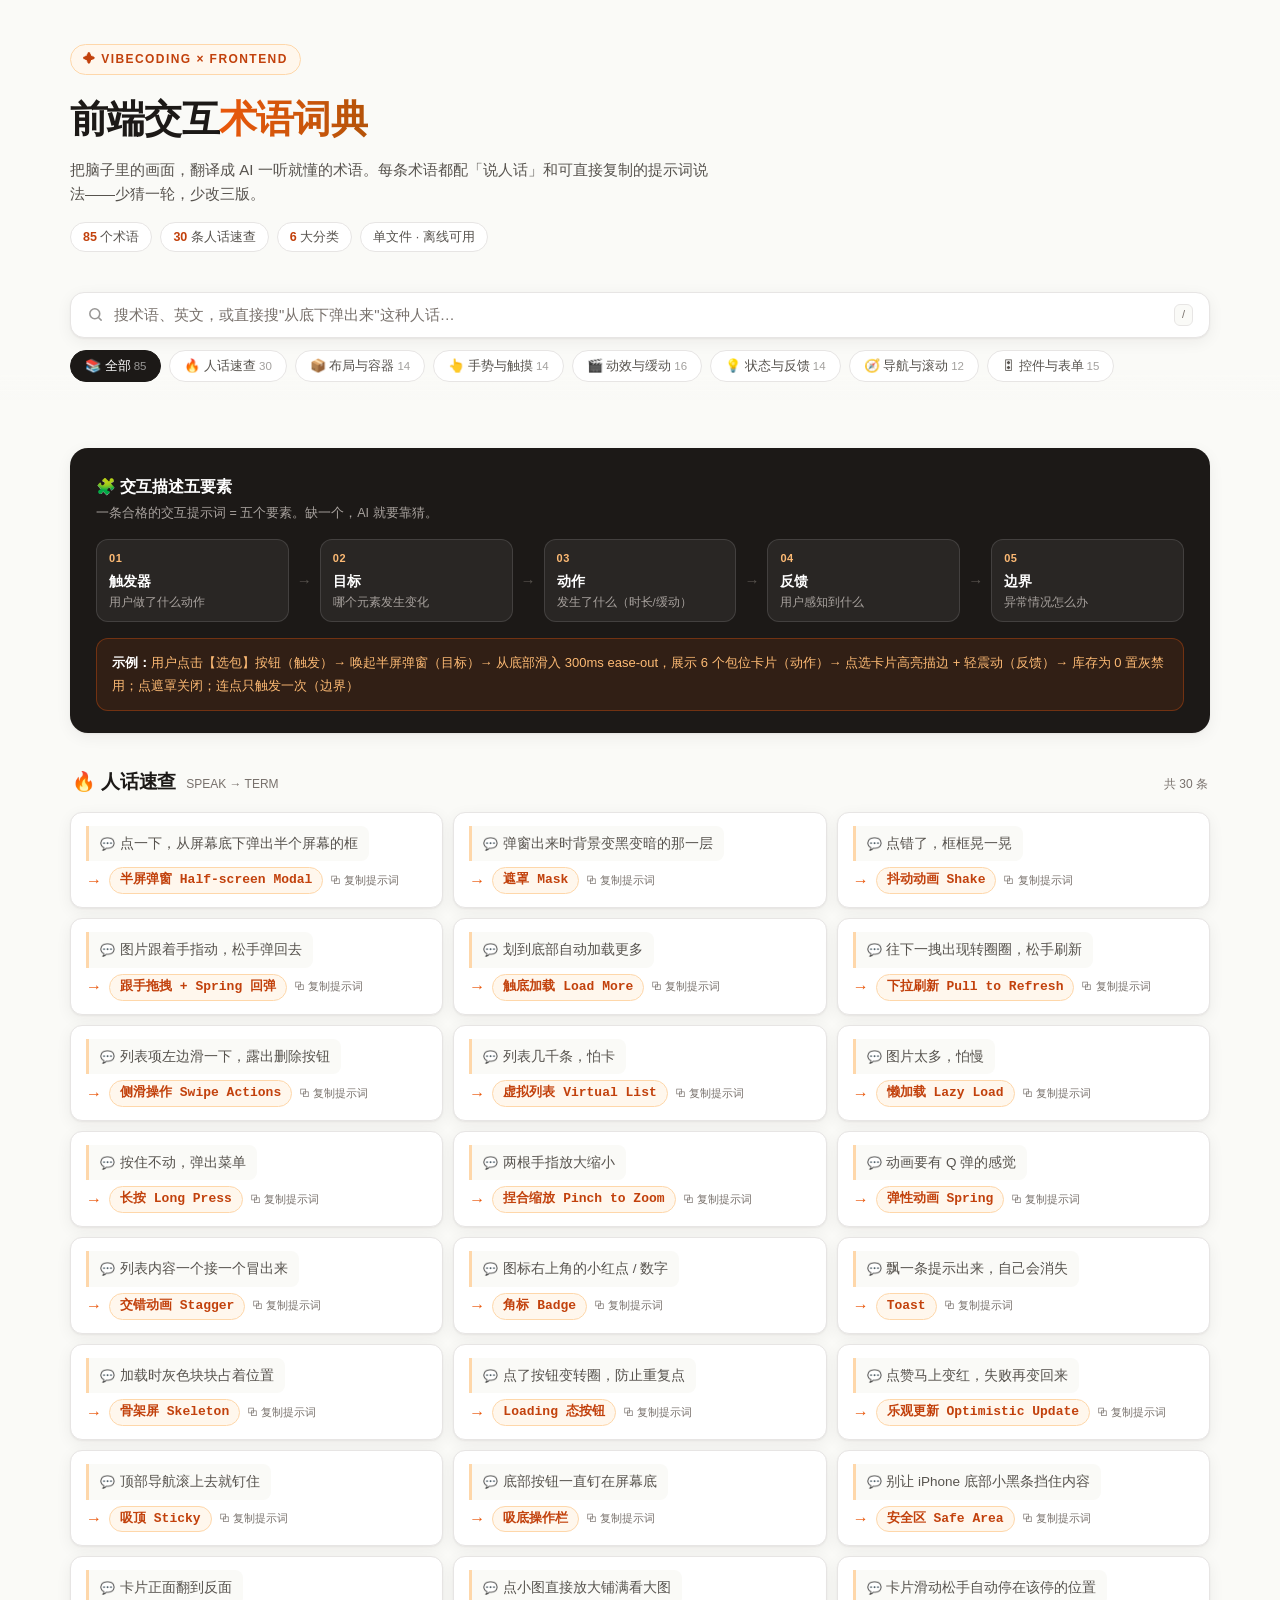
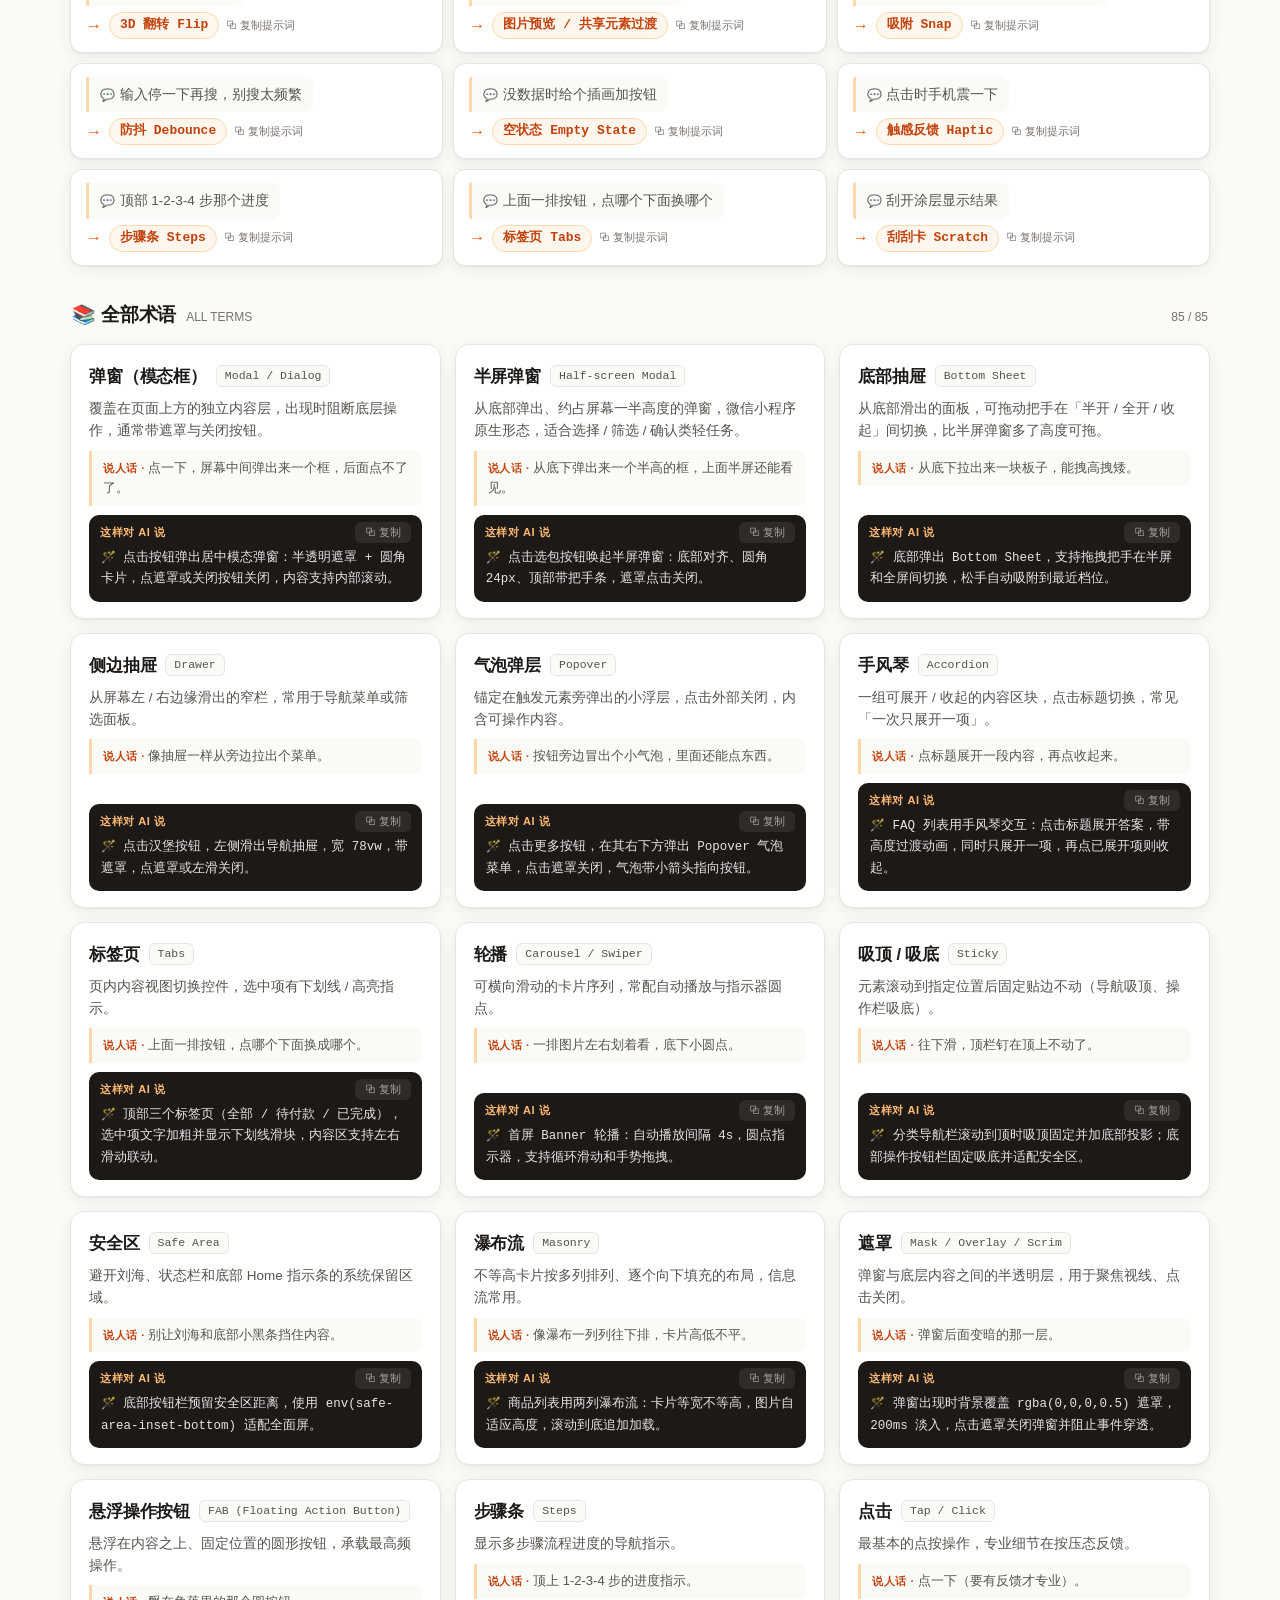
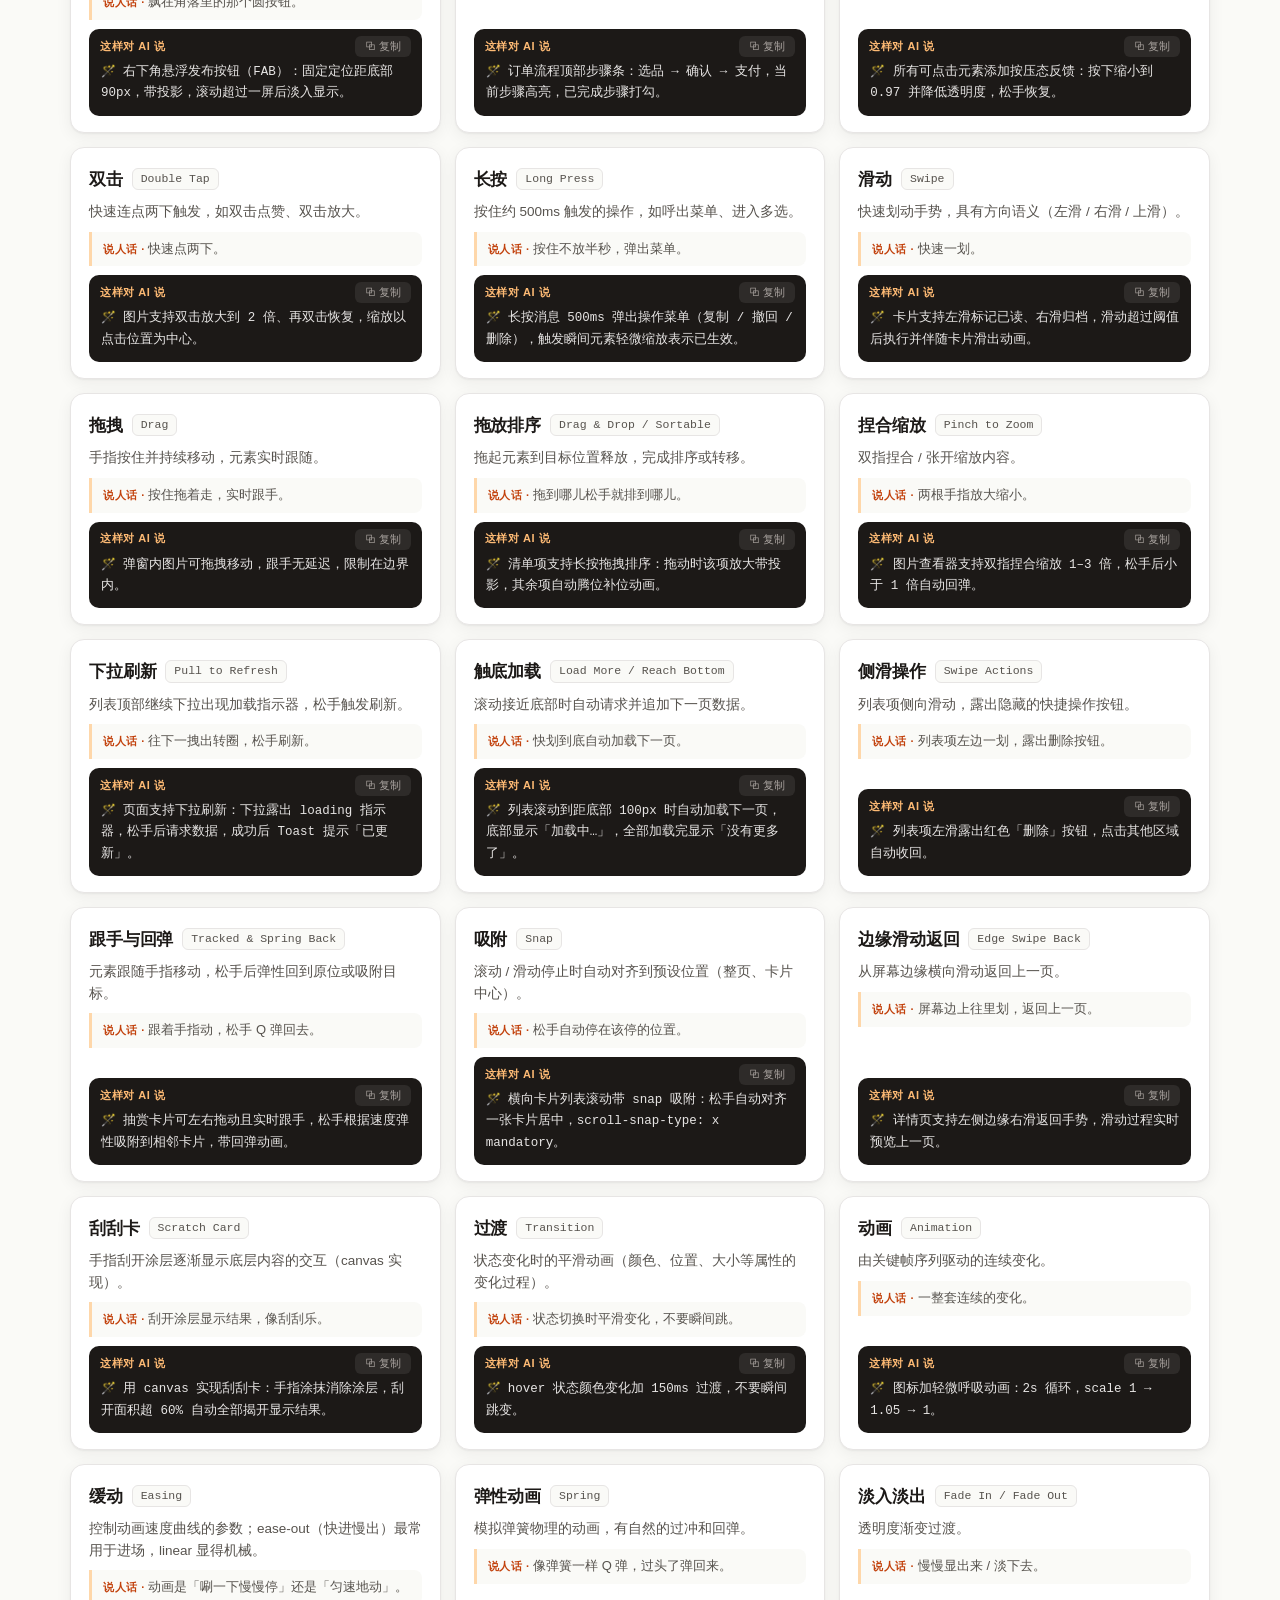
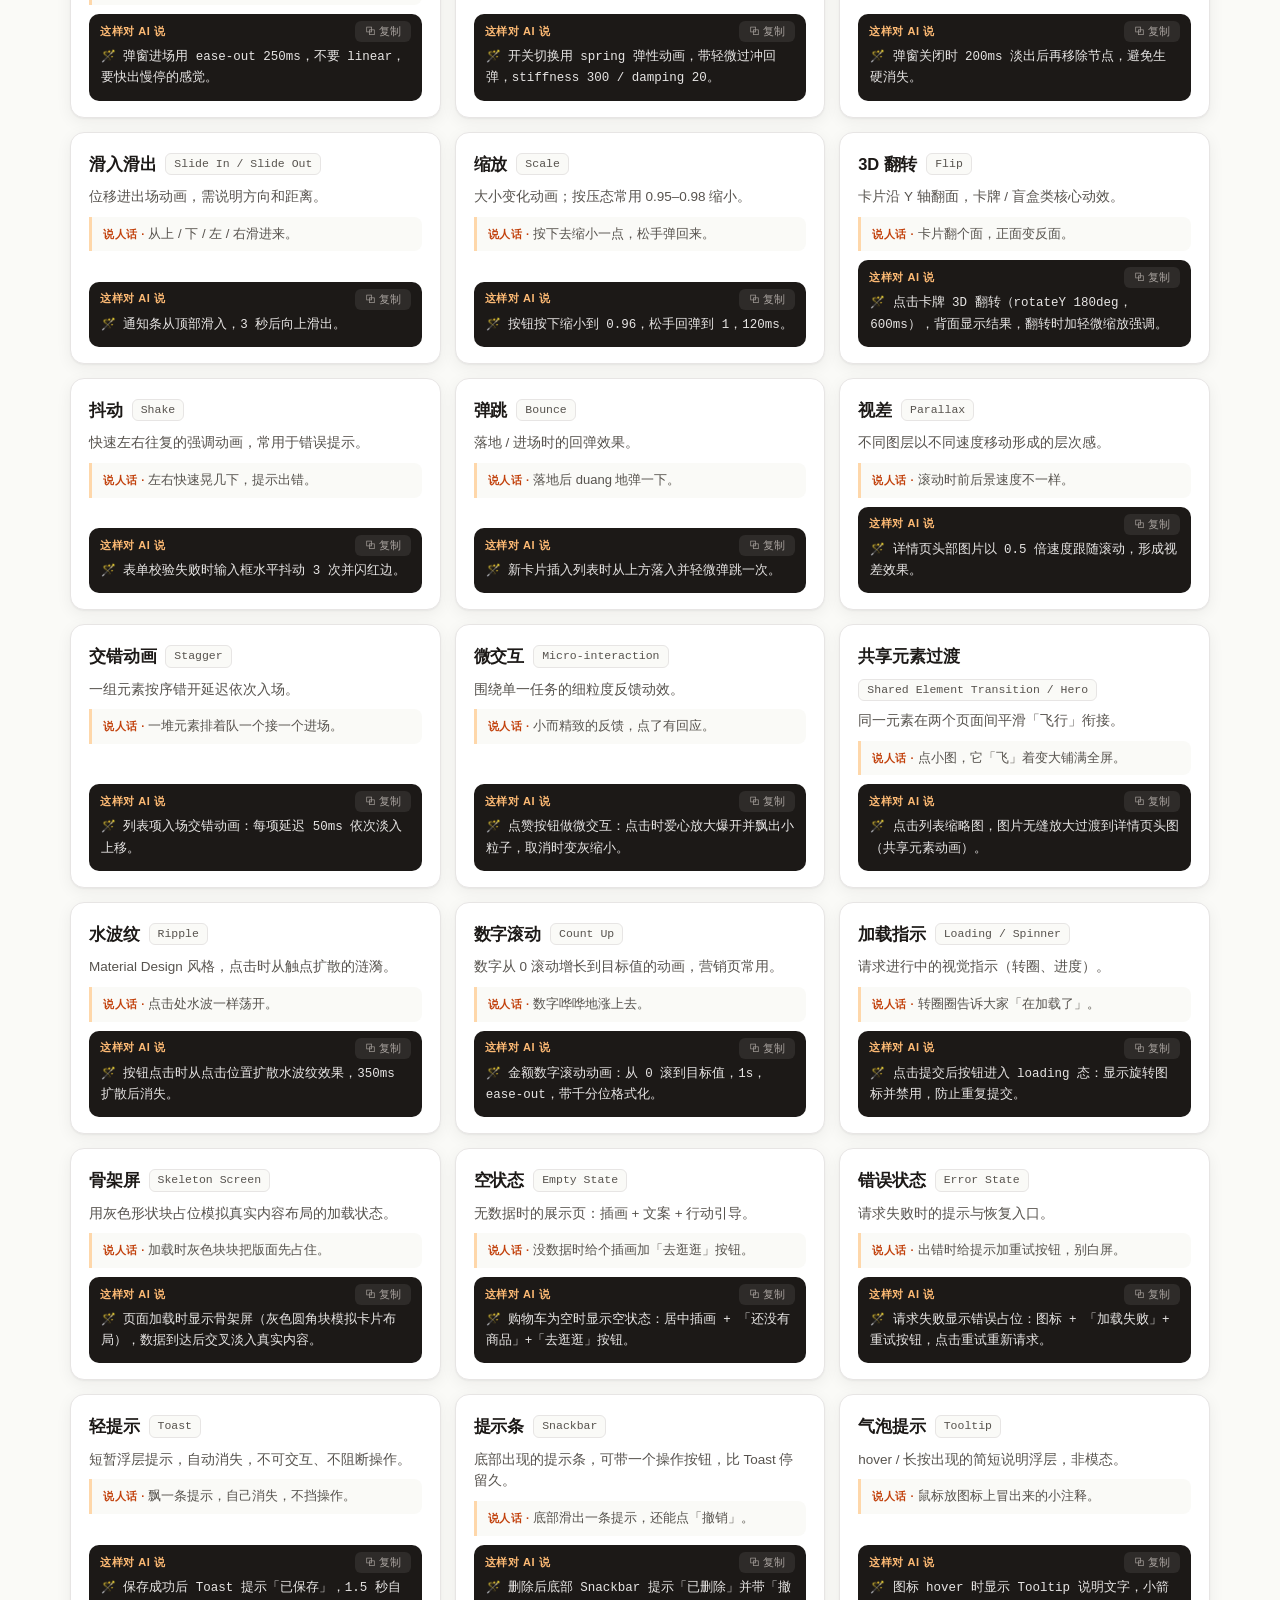
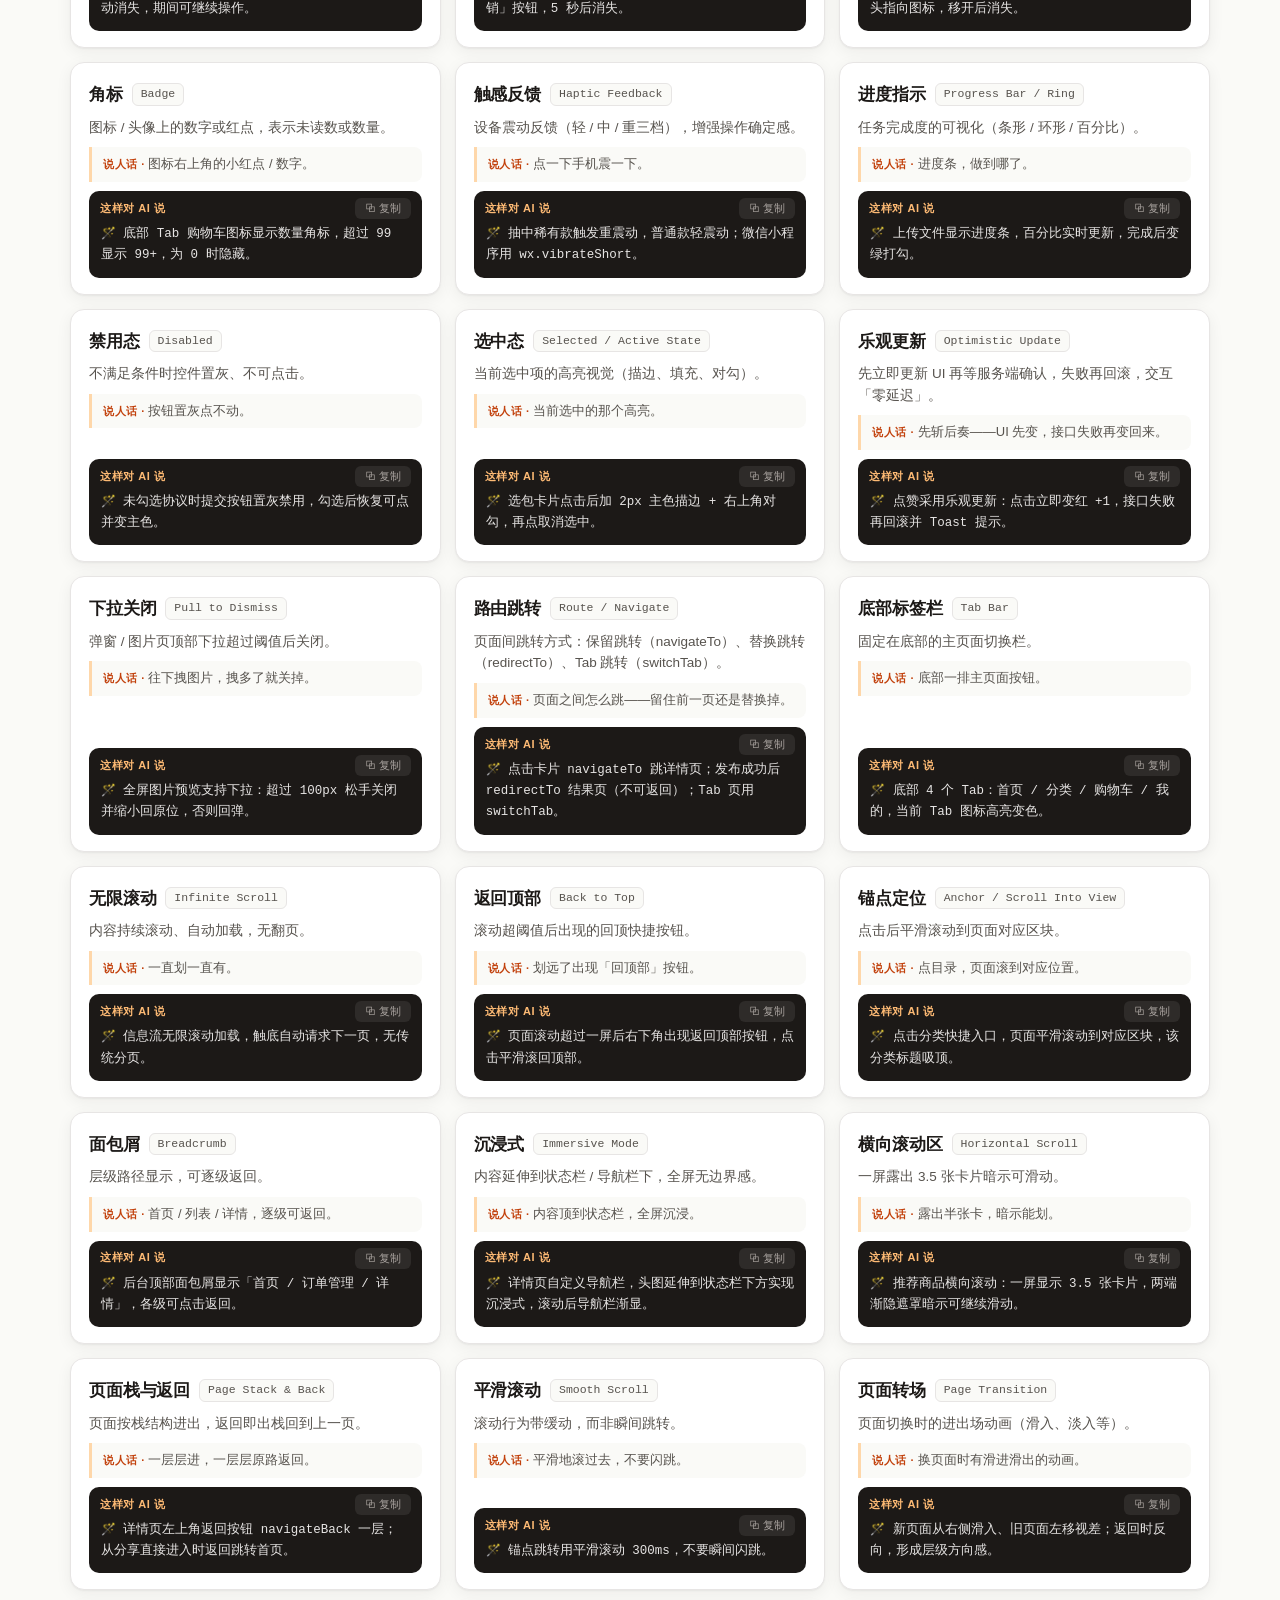
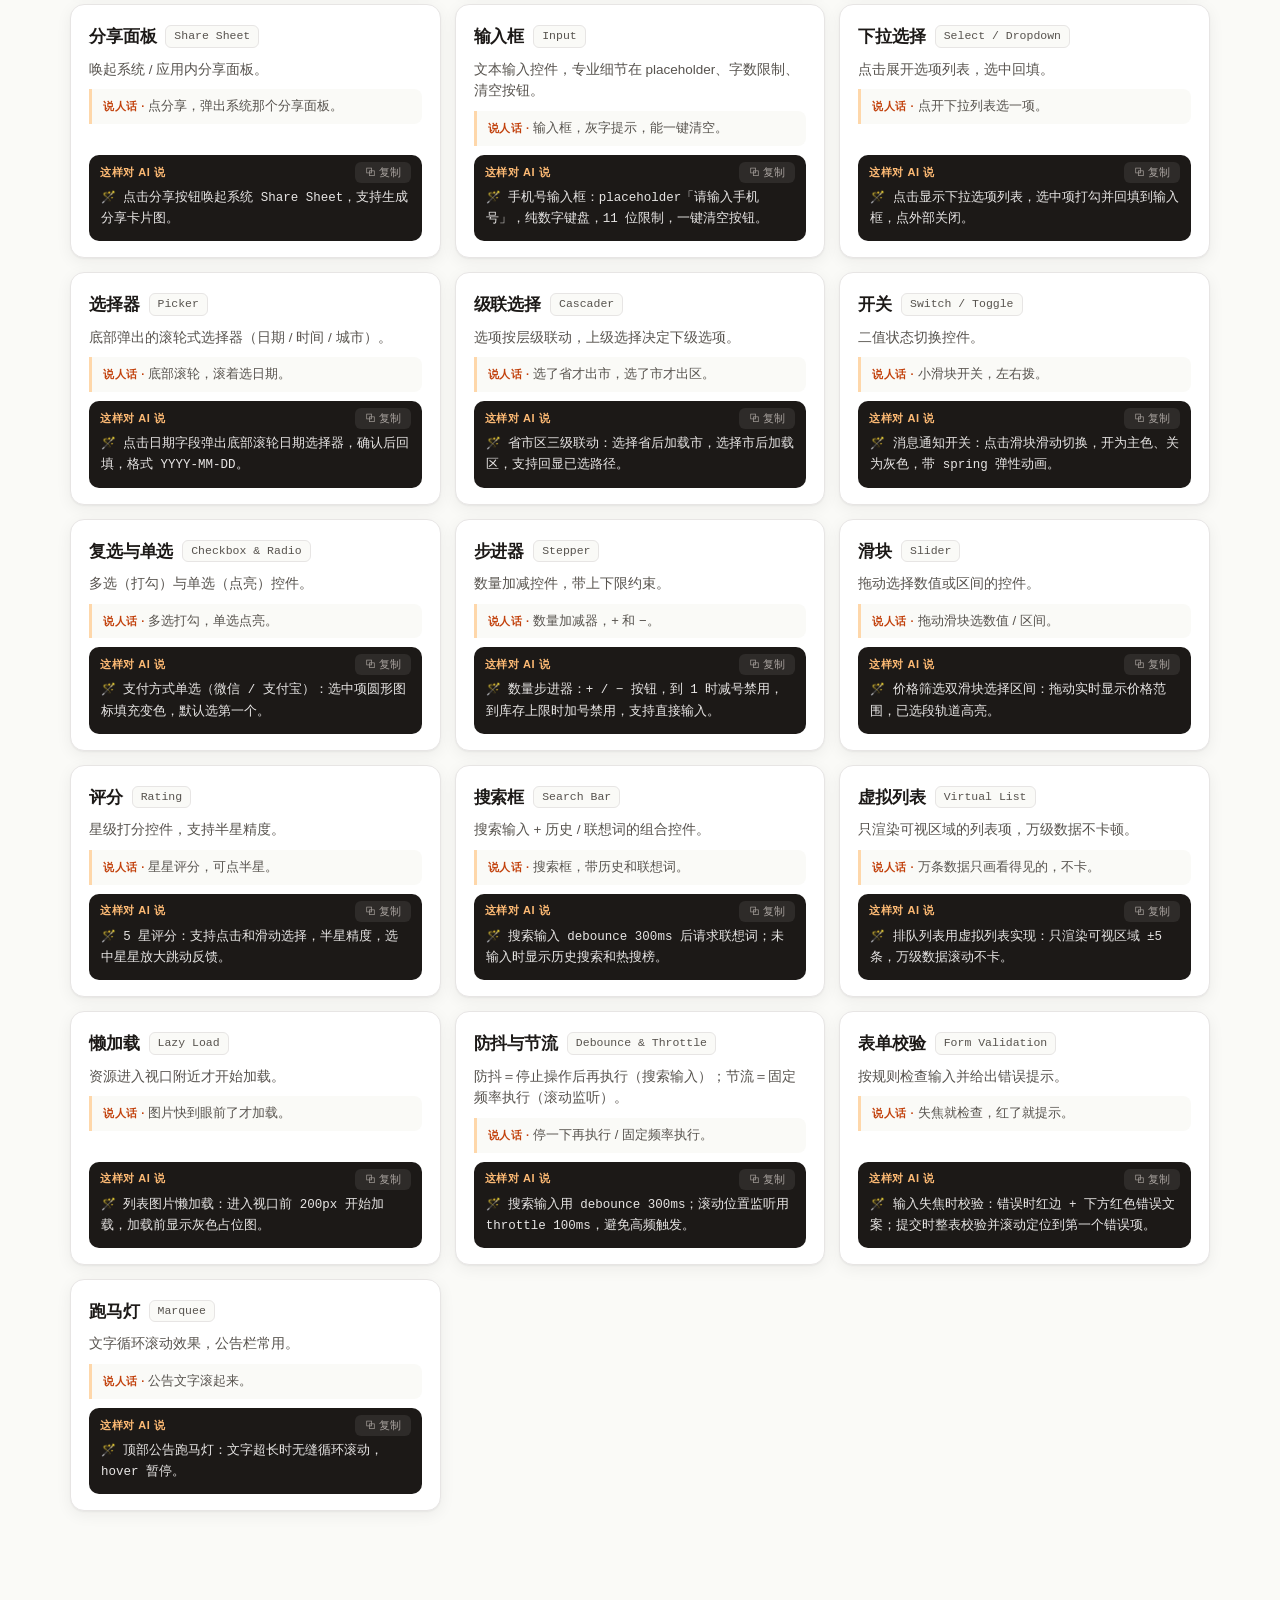
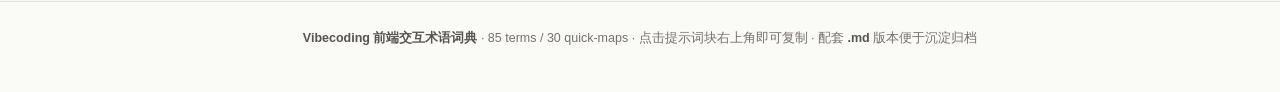
<file: vibecoding-frontend-dictionary/index.html>
<!DOCTYPE html>
<html data-page-node-id="H8f1JTGpSqgzDcSowfwVHu" lang="zh-CN">
<head data-page-node-id="QSQUku5kAQjKlnvp6RRFxd">
<meta data-page-node-id="JTh03cYDrJoMrw7XaY2wmo" charset="UTF-8">
<meta data-page-node-id="1Hkx2pSF8pQOB7RPycAyD0" content="width=device-width, initial-scale=1.0, viewport-fit=cover" name="viewport">
<title data-page-node-id="nBGjjx38wmAqONCkGf3YmX" data-pnid-children="0xS8EVNatNjw14pXA622jx">🪄 Vibecoding 前端交互术语词典</title>
<style data-page-node-id="s4a2n5gwj7sTvFGdGvRNm6" data-pnid-children="77cK64mAbvWrarzOdGlicq">
  :root{
    --bg:#FAFAF7; --card:#FFFFFF;
    --ink:#1C1917; --ink2:#57534E; --ink3:#78716C;
    --accent:#EA580C; --accent-deep:#C2410C; --accent-soft:#FFF7ED; --accent-border:#FED7AA;
    --border:#E7E5E4; --code-bg:#1C1917; --code-ink:#FDBA74; --code-dim:#A8A29E;
    --radius:14px; --shadow:0 1px 2px rgba(28,25,23,.05),0 4px 16px rgba(28,25,23,.06);
  }
  *{margin:0;padding:0;box-sizing:border-box}
  html{scroll-behavior:smooth}
  .sr-only{position:absolute;width:1px;height:1px;padding:0;margin:-1px;overflow:hidden;clip:rect(0,0,0,0);white-space:nowrap;border:0}
  body{
    background:var(--bg); color:var(--ink);
    font-family:-apple-system,BlinkMacSystemFont,"PingFang SC","Hiragino Sans GB","Microsoft YaHei",sans-serif;
    -webkit-font-smoothing:antialiased; line-height:1.6;
  }
  .mono{font-family:ui-monospace,"SF Mono","Cascadia Code",Consolas,"Courier New",monospace}

  /* ===== Header ===== */
  .hero{max-width:1180px;margin:0 auto;padding:44px 20px 0}
  .kicker{
    display:inline-flex;align-items:center;gap:8px;
    font-size:12px;font-weight:600;letter-spacing:.12em;color:var(--accent-deep);
    background:var(--accent-soft);border:1px solid var(--accent-border);
    padding:5px 12px;border-radius:999px;margin-bottom:14px;
  }
  h1{font-size:clamp(26px,4.5vw,38px);font-weight:800;letter-spacing:-.02em}
  h1 .grad{background:linear-gradient(92deg,#EA580C,#B45309);-webkit-background-clip:text;background-clip:text;color:transparent}
  .subtitle{margin-top:8px;color:var(--ink2);font-size:15px;max-width:640px}
  .stats{display:flex;flex-wrap:wrap;gap:8px;margin-top:16px}
  .stat{
    font-size:12.5px;color:var(--ink2);background:var(--card);
    border:1px solid var(--border);border-radius:999px;padding:4px 12px;
  }
  .stat b{color:var(--accent-deep)}

  /* ===== Search & Chips (sticky) ===== */
  .ctrl{
    position:sticky;top:0;z-index:50;
    background:linear-gradient(var(--bg) 78%,rgba(250,250,247,0));
    padding:18px 0 14px;margin-top:22px;
  }
  .ctrl-inner{max-width:1180px;margin:0 auto;padding:0 20px}
  .searchbox{
    display:flex;align-items:center;gap:10px;background:var(--card);
    border:1.5px solid var(--border);border-radius:14px;padding:11px 16px;
    box-shadow:var(--shadow);transition:border-color .15s;
  }
  .searchbox:focus-within{border-color:var(--accent)}
  .searchbox svg{flex:none;opacity:.45}
  .searchbox input{
    flex:1;min-width:0;border:none;outline:none;background:transparent;font-size:15px;color:var(--ink);font-family:inherit;
  }
  .searchbox input::placeholder{color:var(--ink3)}
  .searchbox kbd{
    flex:none;font-family:inherit;font-size:11px;color:var(--ink3);
    border:1px solid var(--border);border-radius:6px;padding:1px 7px;background:var(--bg);
  }
  .chips{display:flex;gap:8px;overflow-x:auto;padding:12px 0 4px;scrollbar-width:none}
  .chips::-webkit-scrollbar{display:none}
  .chip{
    flex:none;font-size:13px;font-weight:500;color:var(--ink2);
    background:var(--card);border:1px solid var(--border);
    border-radius:999px;padding:6px 14px;cursor:pointer;transition:all .15s;user-select:none;
  }
  .chip:hover{border-color:var(--accent);color:var(--accent-deep)}
  .chip.on{background:var(--ink);border-color:var(--ink);color:#fff}
  .chip .n{opacity:.55;font-size:11.5px;margin-left:3px}

  /* ===== Main ===== */
  main{max-width:1180px;margin:0 auto;padding:8px 20px 60px}
  .result-line{font-size:13px;color:var(--ink3);margin:6px 2px 14px;min-height:20px}
  .result-line b{color:var(--accent-deep)}

  /* ===== Five-element banner ===== */
  .formula{
    background:var(--code-bg);border-radius:18px;padding:26px 26px 22px;color:#E7E5E4;
    margin-bottom:14px;box-shadow:var(--shadow);
  }
  .formula h2{font-size:16px;font-weight:700;color:#fff;margin-bottom:4px}
  .formula .sub{font-size:12.5px;color:var(--code-dim);margin-bottom:16px}
  .flow{display:flex;flex-wrap:wrap;gap:8px;align-items:stretch}
  .node{
    flex:1;min-width:130px;background:rgba(255,255,255,.06);
    border:1px solid rgba(255,255,255,.12);border-radius:12px;padding:10px 12px;
  }
  .node .no{font-size:11px;color:var(--code-ink);font-weight:700;letter-spacing:.05em}
  .node .nm{font-size:14px;font-weight:700;color:#fff;margin:2px 0}
  .node .ds{font-size:11.5px;color:#A8A29E;line-height:1.45}
  .arrow{align-self:center;color:#57534E;font-size:15px;flex:none}
  .formula .example{
    margin-top:16px;padding:13px 15px;background:rgba(234,88,12,.10);
    border:1px solid rgba(234,88,12,.35);border-radius:12px;
    font-size:13px;color:#FDBA74;line-height:1.75;
    overflow-wrap:anywhere;
  }
  .formula .example b{color:#fff}

  /* ===== Section title ===== */
  .sec-head{display:flex;align-items:baseline;gap:10px;margin:34px 2px 14px}
  .sec-head h2{font-size:19px;font-weight:800;letter-spacing:-.01em}
  .sec-head .en{font-size:12px;color:var(--ink3)}
  .sec-head .cnt{margin-left:auto;font-size:12px;color:var(--ink3)}

  /* ===== Quick cards ===== */
  .quick-grid{display:grid;grid-template-columns:repeat(auto-fill,minmax(min(100%,330px),1fr));gap:10px}
  .qcard{
    display:flex;flex-direction:column;gap:6px;background:var(--card);
    border:1px solid var(--border);border-radius:12px;padding:13px 15px;cursor:pointer;
    width:100%;text-align:left;font:inherit;color:inherit;appearance:none;
    transition:all .15s;box-shadow:var(--shadow);
  }
  .qcard:hover{border-color:var(--accent);transform:translateY(-1px)}
  .qcard:focus-visible{outline:3px solid var(--accent-border);outline-offset:2px;border-color:var(--accent)}
  .qcard .say{font-size:13.5px;color:var(--ink2)}
  .qcard .say::before{content:"💬 ";font-size:12px}
  .qcard .to{display:flex;align-items:center;gap:7px;flex-wrap:wrap}
  .qcard .to .arr{color:var(--accent);font-weight:700}
  .qcard .term{
    font-size:13px;font-weight:700;color:var(--accent-deep);
    background:var(--accent-soft);border:1px solid var(--accent-border);
    padding:2px 10px;border-radius:999px;
  }
  .qcard .cp{margin-left:auto;font-size:11px;color:var(--ink3)}
  .qcard:hover .cp{color:var(--accent-deep)}
  .qcard .cp.ok{color:#166534}

  /* ===== Term cards ===== */
  .grid{display:grid;grid-template-columns:repeat(auto-fill,minmax(min(100%,345px),1fr));gap:14px}
  .card{
    background:var(--card);border:1px solid var(--border);border-radius:var(--radius);
    padding:18px 18px 16px;display:flex;flex-direction:column;gap:9px;
    box-shadow:var(--shadow);animation:up .35s ease-out both;
  }
  @keyframes up{from{opacity:0;transform:translateY(8px)}to{opacity:1;transform:none}}
  .card-head{display:flex;align-items:center;gap:9px;flex-wrap:wrap}
  .card-head h3{font-size:16.5px;font-weight:750;letter-spacing:-.01em}
  .card-head .en{
    font-size:11.5px;color:var(--ink2);background:var(--bg);
    border:1px solid var(--border);border-radius:6px;padding:1px 8px;
  }
  .def{font-size:13.5px;color:var(--ink2)}
  .say{
    font-size:13px;color:var(--ink2);background:var(--bg);
    border-left:3px solid var(--accent-border);border-radius:0 8px 8px 0;
    padding:7px 11px;
  }
  .say::before{content:"说人话 · ";font-size:11px;font-weight:700;color:var(--accent-deep);letter-spacing:.05em}
  .tip{margin-top:auto;background:var(--code-bg);border-radius:10px;overflow:hidden}
  .tip-bar{
    display:flex;align-items:center;justify-content:space-between;
    padding:7px 11px 0;
  }
  .tip-bar span{font-size:11px;font-weight:700;color:var(--code-ink);letter-spacing:.05em}
  .copy-btn{
    font-size:11px;color:#A8A29E;background:rgba(255,255,255,.08);
    border:none;border-radius:6px;padding:3px 10px;cursor:pointer;font-family:inherit;
    transition:all .15s;
  }
  .copy-btn:hover{color:#fff;background:rgba(255,255,255,.16)}
  .copy-btn.ok{color:#4ADE80}
  .tip-text{
    font-size:12.5px;color:#E7E5E4;padding:5px 12px 11px;line-height:1.7;
    font-family:ui-monospace,"SF Mono",Consolas,monospace;
    overflow-wrap:anywhere;
  }
  .tip-text::before{content:"🪄 ";font-size:12px}

  /* ===== Empty & footer ===== */
  .empty{
    text-align:center;padding:70px 20px;color:var(--ink3);font-size:14px;
  }
  .empty .big{font-size:40px;margin-bottom:10px}
  footer{
    border-top:1px solid var(--border);margin-top:30px;
    padding:26px 20px 40px;text-align:center;font-size:12.5px;color:var(--ink3);
  }
  footer b{color:var(--ink2)}

  @media (max-width:640px){
    .hero{padding-top:30px}
    .node{min-width:calc(50% - 6px)}
    .arrow{display:none}
    .searchbox kbd{display:none}
  }
  @media (prefers-reduced-motion:reduce){
    html{scroll-behavior:auto}
    .card{animation:none}
    .qcard,.chip,.copy-btn{transition:none}
  }
</style>
</head>
<body data-page-node-id="E2JtXy9nmERx3D3LQXhS8J">

<header data-page-node-id="QsLR1cIKYc02sJR6Bqh7Vk" class="hero">
  <div data-page-node-id="iG4SKit4l1aH0lpW6BnJP3" class="kicker"><!--pnid:RsrHw1C3eXN4BBwlK7LRYB-->✦ VIBECODING × FRONTEND</div>
  <h1 data-page-node-id="cWcVnqlzFPFR2Cs7267Uvq"><!--pnid:jjJDr0bNipQelsEM6XGTMI-->前端交互<span data-page-node-id="otw3PXpgpOVnHStnR0rJEQ" class="grad"><!--pnid:f4eYQbLhBQmEXHQ3IQE7SG-->术语词典</span></h1>
  <p data-page-node-id="zEofyIrKtiKgrzC55OnZIe" class="subtitle"><!--pnid:hzpK8onVKAhBb7lQ2LcsLk-->把脑子里的画面，翻译成 AI 一听就懂的术语。每条术语都配「说人话」和可直接复制的提示词说法——少猜一轮，少改三版。</p>
  <div data-page-node-id="PZozGgE70OHfDVtqIsinVU" class="stats">
    <span data-page-node-id="5j1YWz182Gpd4Ryb7NDf3P" class="stat"><b data-page-node-id="bkPuTl2UErKQLn97ZqEMPE"><!--pnid:57jP1kwU7CPqfzjAVFkEWo-->85</b><!--pnid:rwhqcEh9eRo1zb2fdGiHg2--> 个术语</span>
    <span data-page-node-id="9F5PHOCFNkay3cz1ecZw7d" class="stat"><b data-page-node-id="kaqMycIT1uQNxSkUNjRnzb"><!--pnid:6mVfptsqMxITozSUvBePjM-->30</b><!--pnid:Ggpi1BqCc7zxSbLpVjwLRC--> 条人话速查</span>
    <span data-page-node-id="MkU2DmU8CodwoT3aEeYjiN" class="stat"><b data-page-node-id="Lv9QQt8dIYc5Dsr8pZUqF5"><!--pnid:k8p9nOjJqCa97GrLpeoQO4-->6</b><!--pnid:IV3zZmik8NyKaRuxyKtcBX--> 大分类</span>
    <span data-page-node-id="1uDdBgTEE3xvnMgYbif59u" class="stat"><!--pnid:MmYh0aDfxFMxoOHOkUfSOD-->单文件 · 离线可用</span>
  </div>
</header>

<div data-page-node-id="11ndsDCIchDvtyl5LsgC2l" class="ctrl">
  <div data-page-node-id="xS5nfWOBF0v0FlOoJomqBR" class="ctrl-inner">
    <div data-page-node-id="LaqsFB6o0DLhX7cX9wFloD" class="searchbox">
      <svg data-page-node-id="tCgCMVmtRQI2wmoRB4jNng" fill="none" height="17" stroke="currentColor" stroke-linecap="round" stroke-width="2.2" viewBox="0 0 24 24" width="17"><circle data-page-node-id="6i514zhm1r5zxtGZsWcaye" cx="11" cy="11" r="7"/><path data-page-node-id="Srrvg6CXz1DMxixo59SMR8" d="m20 20-3.5-3.5"/></svg>
      <input data-page-node-id="EbZKk10cSNmhRCvvOuk2ux" aria-label="搜索前端交互术语" autocomplete="off" id="q" placeholder="搜术语、英文，或直接搜&quot;从底下弹出来&quot;这种人话…" type="text">
      <kbd data-page-node-id="BKmq7zsvDfurbse5rnypaT"><!--pnid:Gt2TB8VQ57g8qcvUGGgPYT-->/</kbd>
    </div>
    <div data-page-node-id="yeWTmcQrD9sOYJrNGfedQw" class="chips" id="chips"></div>
  </div>
</div>

<main data-page-node-id="BLYbPBDmQLrBvdSNaDt5FI">
  <p data-page-node-id="KZB3yYMTE78cQnU6Me6Rgm" aria-atomic="true" aria-live="polite" class="result-line" id="resultLine" role="status"></p>
  <p aria-atomic="true" aria-live="polite" class="sr-only" id="copyStatus" role="status"></p>

  <!--pnid:t71F1k1OzTaP7cxOMKaTEW--><!-- 五要素模板 -->
  <section data-page-node-id="PjQWRMQq0DOUs3nSbkBhdy" class="formula" id="formula">
    <h2 data-page-node-id="XMZxJuiqtAmSU6OXBCwD7O"><!--pnid:NXeBcPCH3zSTUhRIR1WNMi-->🧩 交互描述五要素</h2>
    <p data-page-node-id="UawrfPeMvXYbHapMglvBwO" class="sub"><!--pnid:51h1NwOoUvVF08kJ7RtSL4-->一条合格的交互提示词 = 五个要素。缺一个，AI 就要靠猜。</p>
    <div data-page-node-id="hOOzQRbXa47xsDAaVJGnZK" class="flow">
      <div data-page-node-id="oq2Pc2uyUGdLLHr5t3dXQc" class="node"><div data-page-node-id="jhWdk72xs7ZjzpDMeZl0Tu" class="no"><!--pnid:r12n5zr4KrEdjVsZwT3TEE-->01</div><div data-page-node-id="sLSxIpShnhiPQFDezLJYsc" class="nm"><!--pnid:2I74a5puuAdU9uhIe0VDu0-->触发器</div><div data-page-node-id="Gi4igoYeaV1vaUNLu1CAam" class="ds"><!--pnid:d5mF4ndiIa34uYE44mdpXG-->用户做了什么动作</div></div>
      <span data-page-node-id="c1ZKn2HFoLFDH5itdf1mKj" class="arrow"><!--pnid:x0F8VoAyPY9fRTIP0gMcvV-->→</span>
      <div data-page-node-id="GoiN29J2WZxmklgeurT5Zc" class="node"><div data-page-node-id="3QowxZGgT6soqi4Lh5rLxX" class="no"><!--pnid:lg72wUPUQY79av1fXECiyn-->02</div><div data-page-node-id="zzJfbRgn96gGYiRqKeaXc7" class="nm"><!--pnid:fkWgcbLc6qraSZwuMcj56M-->目标</div><div data-page-node-id="PBMwm08jy3mmbRTKGxLReO" class="ds"><!--pnid:nVKEcB4sKoq3tbY8WJfcsq-->哪个元素发生变化</div></div>
      <span data-page-node-id="f9rrrIfmCdvARovDhHo6F5" class="arrow"><!--pnid:IUmRj1qF07iwsI72qS4rlX-->→</span>
      <div data-page-node-id="pA6WFn6KTFBxwh6FGdy1zf" class="node"><div data-page-node-id="l1bKKxXytPNZ47jbaZ5MnC" class="no"><!--pnid:HClBfW3bkZXLvfNdPtc8xT-->03</div><div data-page-node-id="C2t9u0LNvSPvxsqAgt1xhQ" class="nm"><!--pnid:PP1EnHJZ8GUQLHdJVUivur-->动作</div><div data-page-node-id="iUlzKRe9c0wUc9s9qKHagn" class="ds"><!--pnid:w7omRSkJuApwcS60DHx5mn-->发生了什么（时长/缓动）</div></div>
      <span data-page-node-id="5xhysQDdSfHCMi9rDyZCUs" class="arrow"><!--pnid:U7iCVEYfgZqC0mBpiEwNED-->→</span>
      <div data-page-node-id="bYZUptjqiFHNv0bvQ2Z8zi" class="node"><div data-page-node-id="ssNRr64UHMbDXUdgPx99yQ" class="no"><!--pnid:VLXhthpyaXKWmeIDwH68ZL-->04</div><div data-page-node-id="t7dwFBWu8C0GAE4NqRZhX5" class="nm"><!--pnid:g4ucYY7oBbgEdQFtNAB1Nn-->反馈</div><div data-page-node-id="UhtuSUuTT9RA8bgrFspKUe" class="ds"><!--pnid:MzRkMUMFsGZdZgrJC5TmoV-->用户感知到什么</div></div>
      <span data-page-node-id="pd4bUszsrhKnTmmKjnBym0" class="arrow"><!--pnid:dhI06phvHoO9pklyzwhxyv-->→</span>
      <div data-page-node-id="ts2GoAL99K5QqHD5L8YkG4" class="node"><div data-page-node-id="72tfGGtcD7hZfQaO5kl4T6" class="no"><!--pnid:byE3hJiJ5Ri9FGDC5prjBy-->05</div><div data-page-node-id="kYfUZUDatX5DPqwPA7D7uE" class="nm"><!--pnid:qQLb40ljU2nd0QgmwxwZiO-->边界</div><div data-page-node-id="5VoH71sWzAjMMH1xyUAu1d" class="ds"><!--pnid:NLEQ1fJOeieASKaxMeIFa9-->异常情况怎么办</div></div>
    </div>
    <div data-page-node-id="41iL7jRue7UyMNrlbHcsIe" class="example">
      <b data-page-node-id="UbvfaNaNxorsj2yFo3GR5y"><!--pnid:5V8tky5cDdK4vRbd5BISBN-->示例：</b><!--pnid:mju0xUjqcAEymhUWEz2hrh-->用户点击【选包】按钮（触发）→ 唤起半屏弹窗（目标）→ 从底部滑入 300ms ease-out，展示 6 个包位卡片（动作）→ 点选卡片高亮描边 + 轻震动（反馈）→ 库存为 0 置灰禁用；点遮罩关闭；连点只触发一次（边界）
    </div>
  </section>

  <!--pnid:LWeRjPu5MmZy4k3LovDVXM--><!-- 人话速查 -->
  <section data-page-node-id="t5NGhemBUQnFQbHBsbn70I" id="quickSection">
    <div data-page-node-id="159X3vsIv7xvSePN3OSMNe" class="sec-head">
      <h2 data-page-node-id="JY0EFBEt3jf8Tfc7VoWDqn"><!--pnid:O4W6pG42fe8jZh1eiJXjAe-->🔥 人话速查</h2>
      <span data-page-node-id="xk6Jup2DjFWMEjDj07xI0O" class="en"><!--pnid:eCJ3z0eSfy0Pqx2JLkXMKH-->SPEAK → TERM</span>
      <span data-page-node-id="4WiWVH1jKMJ9GPOMVUZ4uj" class="cnt" id="quickCnt"></span>
    </div>
    <div data-page-node-id="1US1txzia8lnTRU6D91wWU" class="quick-grid" id="quickGrid"></div>
  </section>

  <!--pnid:Bm1uDP0EPuZ5XB23TicZtW--><!-- 术语区 -->
  <section data-page-node-id="pok306hSI3s5lTQd8jg8Hk" id="termsSection">
    <div data-page-node-id="mN7KP3FXS11h90EEEdKJQC" class="sec-head">
      <h2 data-page-node-id="qqd4eyCQkg4wwjl0l0JKhk" id="termsTitle"><!--pnid:ws7v9JcU7AsBChH1j1mJ8K-->📚 全部术语</h2>
      <span data-page-node-id="XsKlqA5BDiTzcZEPAHxp2y" class="en" id="termsEn"></span>
      <span data-page-node-id="SWmsjyX4CepEMXrvPazW43" class="cnt" id="termsCnt"></span>
    </div>
    <div data-page-node-id="mNddr8d1y8K0dhgCX9GZc3" class="grid" id="grid"></div>
    <div data-page-node-id="QK0zq1sdt2j8GOk9hdZzrj" class="empty" id="empty" style="display:none">
      <div data-page-node-id="hoGa2XLGJsqw3Q8AMqPZEC" class="big"><!--pnid:1PuOMjkTlKUSFMp7ZG8Kia-->🕵️</div><!--pnid:sVnrxGKsJLbGOwGJnNyNhk-->
      没有匹配的术语——试着换个说法，或用《人话速查》里的口语描述再搜一次。
    </div>
  </section>
</main>

<footer data-page-node-id="mqQGbk16RmHwRZDimJNQSb">
  <b data-page-node-id="F6vG3oRWHq3rajpc6GZbzE"><!--pnid:hfw38WwMNwV8VCcENIv4K5-->Vibecoding 前端交互术语词典</b><!--pnid:x0iMUHFsPKABGUg6hrFxIE--> · 85 terms / 30 quick-maps · 点击提示词块右上角即可复制 · 配套 <b data-page-node-id="MLqQ6trYhRoaLwsSX30VhP"><!--pnid:FhGgNVwIoF8xgAOtUk1c45-->.md</b><!--pnid:a4RQbm75hpZ5HBCX2e49Ey--> 版本便于沉淀归档
</footer>

<script data-page-node-id="hXvUNUeLOIgYP3e5O4Hfmh" data-pnid-children="EziemZw8y2WdiaOkSmp3OX">
/* ================= 数据 ================= */
const CATS = [
  {id:'all',    icon:'📚', name:'全部'},
  {id:'quick',  icon:'🔥', name:'人话速查'},
  {id:'layout', icon:'📦', name:'布局与容器', en:'Layout & Container',  desc:'内容住在哪里'},
  {id:'gesture',icon:'👆', name:'手势与触摸', en:'Gesture & Touch',     desc:'动作 + 方向 + 松手后发生什么'},
  {id:'motion', icon:'🎬', name:'动效与缓动', en:'Motion & Easing',     desc:'时长 + 手感 + 什么属性在变'},
  {id:'state',  icon:'💡', name:'状态与反馈', en:'State & Feedback',    desc:'加载中 / 成功 / 失败各显示什么'},
  {id:'nav',    icon:'🧭', name:'导航与滚动', en:'Navigation & Scroll', desc:'从哪到哪 + 滚动到哪里发生什么'},
  {id:'ctrl',   icon:'🎛', name:'控件与表单', en:'Controls & Form',     desc:'默认态 → 交互态 → 异常态 → 极值'},
];

const TERMS = [
/* ===== 布局与容器 ===== */
{c:'layout',zh:'弹窗（模态框）',en:'Modal / Dialog',def:'覆盖在页面上方的独立内容层，出现时阻断底层操作，通常带遮罩与关闭按钮。',say:'点一下，屏幕中间弹出来一个框，后面点不了了。',tip:'点击按钮弹出居中模态弹窗：半透明遮罩 + 圆角卡片，点遮罩或关闭按钮关闭，内容支持内部滚动。'},
{c:'layout',zh:'半屏弹窗',en:'Half-screen Modal',def:'从底部弹出、约占屏幕一半高度的弹窗，微信小程序原生形态，适合选择 / 筛选 / 确认类轻任务。',say:'从底下弹出来一个半高的框，上面半屏还能看见。',tip:'点击选包按钮唤起半屏弹窗：底部对齐、圆角 24px、顶部带把手条，遮罩点击关闭。'},
{c:'layout',zh:'底部抽屉',en:'Bottom Sheet',def:'从底部滑出的面板，可拖动把手在「半开 / 全开 / 收起」间切换，比半屏弹窗多了高度可拖。',say:'从底下拉出来一块板子，能拽高拽矮。',tip:'底部弹出 Bottom Sheet，支持拖拽把手在半屏和全屏间切换，松手自动吸附到最近档位。'},
{c:'layout',zh:'侧边抽屉',en:'Drawer',def:'从屏幕左 / 右边缘滑出的窄栏，常用于导航菜单或筛选面板。',say:'像抽屉一样从旁边拉出个菜单。',tip:'点击汉堡按钮，左侧滑出导航抽屉，宽 78vw，带遮罩，点遮罩或左滑关闭。'},
{c:'layout',zh:'气泡弹层',en:'Popover',def:'锚定在触发元素旁弹出的小浮层，点击外部关闭，内含可操作内容。',say:'按钮旁边冒出个小气泡，里面还能点东西。',tip:'点击更多按钮，在其右下方弹出 Popover 气泡菜单，点击遮罩关闭，气泡带小箭头指向按钮。'},
{c:'layout',zh:'手风琴',en:'Accordion',def:'一组可展开 / 收起的内容区块，点击标题切换，常见「一次只展开一项」。',say:'点标题展开一段内容，再点收起来。',tip:'FAQ 列表用手风琴交互：点击标题展开答案，带高度过渡动画，同时只展开一项，再点已展开项则收起。'},
{c:'layout',zh:'标签页',en:'Tabs',def:'页内内容视图切换控件，选中项有下划线 / 高亮指示。',say:'上面一排按钮，点哪个下面换成哪个。',tip:'顶部三个标签页（全部 / 待付款 / 已完成），选中项文字加粗并显示下划线滑块，内容区支持左右滑动联动。'},
{c:'layout',zh:'轮播',en:'Carousel / Swiper',def:'可横向滑动的卡片序列，常配自动播放与指示器圆点。',say:'一排图片左右划着看，底下小圆点。',tip:'首屏 Banner 轮播：自动播放间隔 4s，圆点指示器，支持循环滑动和手势拖拽。'},
{c:'layout',zh:'吸顶 / 吸底',en:'Sticky',def:'元素滚动到指定位置后固定贴边不动（导航吸顶、操作栏吸底）。',say:'往下滑，顶栏钉在顶上不动了。',tip:'分类导航栏滚动到顶时吸顶固定并加底部投影；底部操作按钮栏固定吸底并适配安全区。'},
{c:'layout',zh:'安全区',en:'Safe Area',def:'避开刘海、状态栏和底部 Home 指示条的系统保留区域。',say:'别让刘海和底部小黑条挡住内容。',tip:'底部按钮栏预留安全区距离，使用 env(safe-area-inset-bottom) 适配全面屏。'},
{c:'layout',zh:'瀑布流',en:'Masonry',def:'不等高卡片按多列排列、逐个向下填充的布局，信息流常用。',say:'像瀑布一列列往下排，卡片高低不平。',tip:'商品列表用两列瀑布流：卡片等宽不等高，图片自适应高度，滚动到底追加加载。'},
{c:'layout',zh:'遮罩',en:'Mask / Overlay / Scrim',def:'弹窗与底层内容之间的半透明层，用于聚焦视线、点击关闭。',say:'弹窗后面变暗的那一层。',tip:'弹窗出现时背景覆盖 rgba(0,0,0,0.5) 遮罩，200ms 淡入，点击遮罩关闭弹窗并阻止事件穿透。'},
{c:'layout',zh:'悬浮操作按钮',en:'FAB (Floating Action Button)',def:'悬浮在内容之上、固定位置的圆形按钮，承载最高频操作。',say:'飘在角落里的那个圆按钮。',tip:'右下角悬浮发布按钮（FAB）：固定定位距底部 90px，带投影，滚动超过一屏后淡入显示。'},
{c:'layout',zh:'步骤条',en:'Steps',def:'显示多步骤流程进度的导航指示。',say:'顶上 1-2-3-4 步的进度指示。',tip:'订单流程顶部步骤条：选品 → 确认 → 支付，当前步骤高亮，已完成步骤打勾。'},

/* ===== 手势与触摸 ===== */
{c:'gesture',zh:'点击',en:'Tap / Click',def:'最基本的点按操作，专业细节在按压态反馈。',say:'点一下（要有反馈才专业）。',tip:'所有可点击元素添加按压态反馈：按下缩小到 0.97 并降低透明度，松手恢复。'},
{c:'gesture',zh:'双击',en:'Double Tap',def:'快速连点两下触发，如双击点赞、双击放大。',say:'快速点两下。',tip:'图片支持双击放大到 2 倍、再双击恢复，缩放以点击位置为中心。'},
{c:'gesture',zh:'长按',en:'Long Press',def:'按住约 500ms 触发的操作，如呼出菜单、进入多选。',say:'按住不放半秒，弹出菜单。',tip:'长按消息 500ms 弹出操作菜单（复制 / 撤回 / 删除），触发瞬间元素轻微缩放表示已生效。'},
{c:'gesture',zh:'滑动',en:'Swipe',def:'快速划动手势，具有方向语义（左滑 / 右滑 / 上滑）。',say:'快速一划。',tip:'卡片支持左滑标记已读、右滑归档，滑动超过阈值后执行并伴随卡片滑出动画。'},
{c:'gesture',zh:'拖拽',en:'Drag',def:'手指按住并持续移动，元素实时跟随。',say:'按住拖着走，实时跟手。',tip:'弹窗内图片可拖拽移动，跟手无延迟，限制在边界内。'},
{c:'gesture',zh:'拖放排序',en:'Drag & Drop / Sortable',def:'拖起元素到目标位置释放，完成排序或转移。',say:'拖到哪儿松手就排到哪儿。',tip:'清单项支持长按拖拽排序：拖动时该项放大带投影，其余项自动腾位补位动画。'},
{c:'gesture',zh:'捏合缩放',en:'Pinch to Zoom',def:'双指捏合 / 张开缩放内容。',say:'两根手指放大缩小。',tip:'图片查看器支持双指捏合缩放 1–3 倍，松手后小于 1 倍自动回弹。'},
{c:'gesture',zh:'下拉刷新',en:'Pull to Refresh',def:'列表顶部继续下拉出现加载指示器，松手触发刷新。',say:'往下一拽出转圈，松手刷新。',tip:'页面支持下拉刷新：下拉露出 loading 指示器，松手后请求数据，成功后 Toast 提示「已更新」。'},
{c:'gesture',zh:'触底加载',en:'Load More / Reach Bottom',def:'滚动接近底部时自动请求并追加下一页数据。',say:'快划到底自动加载下一页。',tip:'列表滚动到距底部 100px 时自动加载下一页，底部显示「加载中…」，全部加载完显示「没有更多了」。'},
{c:'gesture',zh:'侧滑操作',en:'Swipe Actions',def:'列表项侧向滑动，露出隐藏的快捷操作按钮。',say:'列表项左边一划，露出删除按钮。',tip:'列表项左滑露出红色「删除」按钮，点击其他区域自动收回。'},
{c:'gesture',zh:'跟手与回弹',en:'Tracked & Spring Back',def:'元素跟随手指移动，松手后弹性回到原位或吸附目标。',say:'跟着手指动，松手 Q 弹回去。',tip:'抽赏卡片可左右拖动且实时跟手，松手根据速度弹性吸附到相邻卡片，带回弹动画。'},
{c:'gesture',zh:'吸附',en:'Snap',def:'滚动 / 滑动停止时自动对齐到预设位置（整页、卡片中心）。',say:'松手自动停在该停的位置。',tip:'横向卡片列表滚动带 snap 吸附：松手自动对齐一张卡片居中，scroll-snap-type: x mandatory。'},
{c:'gesture',zh:'边缘滑动返回',en:'Edge Swipe Back',def:'从屏幕边缘横向滑动返回上一页。',say:'屏幕边上往里划，返回上一页。',tip:'详情页支持左侧边缘右滑返回手势，滑动过程实时预览上一页。'},
{c:'gesture',zh:'刮刮卡',en:'Scratch Card',def:'手指刮开涂层逐渐显示底层内容的交互（canvas 实现）。',say:'刮开涂层显示结果，像刮刮乐。',tip:'用 canvas 实现刮刮卡：手指涂抹消除涂层，刮开面积超 60% 自动全部揭开显示结果。'},

/* ===== 动效与缓动 ===== */
{c:'motion',zh:'过渡',en:'Transition',def:'状态变化时的平滑动画（颜色、位置、大小等属性的变化过程）。',say:'状态切换时平滑变化，不要瞬间跳。',tip:'hover 状态颜色变化加 150ms 过渡，不要瞬间跳变。'},
{c:'motion',zh:'动画',en:'Animation',def:'由关键帧序列驱动的连续变化。',say:'一整套连续的变化。',tip:'图标加轻微呼吸动画：2s 循环，scale 1 → 1.05 → 1。'},
{c:'motion',zh:'缓动',en:'Easing',def:'控制动画速度曲线的参数；ease-out（快进慢出）最常用于进场，linear 显得机械。',say:'动画是「唰一下慢慢停」还是「匀速地动」。',tip:'弹窗进场用 ease-out 250ms，不要 linear，要快出慢停的感觉。'},
{c:'motion',zh:'弹性动画',en:'Spring',def:'模拟弹簧物理的动画，有自然的过冲和回弹。',say:'像弹簧一样 Q 弹，过头了弹回来。',tip:'开关切换用 spring 弹性动画，带轻微过冲回弹，stiffness 300 / damping 20。'},
{c:'motion',zh:'淡入淡出',en:'Fade In / Fade Out',def:'透明度渐变过渡。',say:'慢慢显出来 / 淡下去。',tip:'弹窗关闭时 200ms 淡出后再移除节点，避免生硬消失。'},
{c:'motion',zh:'滑入滑出',en:'Slide In / Slide Out',def:'位移进出场动画，需说明方向和距离。',say:'从上 / 下 / 左 / 右滑进来。',tip:'通知条从顶部滑入，3 秒后向上滑出。'},
{c:'motion',zh:'缩放',en:'Scale',def:'大小变化动画；按压态常用 0.95–0.98 缩小。',say:'按下去缩小一点，松手弹回来。',tip:'按钮按下缩小到 0.96，松手回弹到 1，120ms。'},
{c:'motion',zh:'3D 翻转',en:'Flip',def:'卡片沿 Y 轴翻面，卡牌 / 盲盒类核心动效。',say:'卡片翻个面，正面变反面。',tip:'点击卡牌 3D 翻转（rotateY 180deg，600ms），背面显示结果，翻转时加轻微缩放强调。'},
{c:'motion',zh:'抖动',en:'Shake',def:'快速左右往复的强调动画，常用于错误提示。',say:'左右快速晃几下，提示出错。',tip:'表单校验失败时输入框水平抖动 3 次并闪红边。'},
{c:'motion',zh:'弹跳',en:'Bounce',def:'落地 / 进场时的回弹效果。',say:'落地后 duang 地弹一下。',tip:'新卡片插入列表时从上方落入并轻微弹跳一次。'},
{c:'motion',zh:'视差',en:'Parallax',def:'不同图层以不同速度移动形成的层次感。',say:'滚动时前后景速度不一样。',tip:'详情页头部图片以 0.5 倍速度跟随滚动，形成视差效果。'},
{c:'motion',zh:'交错动画',en:'Stagger',def:'一组元素按序错开延迟依次入场。',say:'一堆元素排着队一个接一个进场。',tip:'列表项入场交错动画：每项延迟 50ms 依次淡入上移。'},
{c:'motion',zh:'微交互',en:'Micro-interaction',def:'围绕单一任务的细粒度反馈动效。',say:'小而精致的反馈，点了有回应。',tip:'点赞按钮做微交互：点击时爱心放大爆开并飘出小粒子，取消时变灰缩小。'},
{c:'motion',zh:'共享元素过渡',en:'Shared Element Transition / Hero',def:'同一元素在两个页面间平滑「飞行」衔接。',say:'点小图，它「飞」着变大铺满全屏。',tip:'点击列表缩略图，图片无缝放大过渡到详情页头图（共享元素动画）。'},
{c:'motion',zh:'水波纹',en:'Ripple',def:'Material Design 风格，点击时从触点扩散的涟漪。',say:'点击处水波一样荡开。',tip:'按钮点击时从点击位置扩散水波纹效果，350ms 扩散后消失。'},
{c:'motion',zh:'数字滚动',en:'Count Up',def:'数字从 0 滚动增长到目标值的动画，营销页常用。',say:'数字哗哗地涨上去。',tip:'金额数字滚动动画：从 0 滚到目标值，1s，ease-out，带千分位格式化。'},

/* ===== 状态与反馈 ===== */
{c:'state',zh:'加载指示',en:'Loading / Spinner',def:'请求进行中的视觉指示（转圈、进度）。',say:'转圈圈告诉大家「在加载了」。',tip:'点击提交后按钮进入 loading 态：显示旋转图标并禁用，防止重复提交。'},
{c:'state',zh:'骨架屏',en:'Skeleton Screen',def:'用灰色形状块占位模拟真实内容布局的加载状态。',say:'加载时灰色块块把版面先占住。',tip:'页面加载时显示骨架屏（灰色圆角块模拟卡片布局），数据到达后交叉淡入真实内容。'},
{c:'state',zh:'空状态',en:'Empty State',def:'无数据时的展示页：插画 + 文案 + 行动引导。',say:'没数据时给个插画加「去逛逛」按钮。',tip:'购物车为空时显示空状态：居中插画 + 「还没有商品」+「去逛逛」按钮。'},
{c:'state',zh:'错误状态',en:'Error State',def:'请求失败时的提示与恢复入口。',say:'出错时给提示加重试按钮，别白屏。',tip:'请求失败显示错误占位：图标 + 「加载失败」+ 重试按钮，点击重试重新请求。'},
{c:'state',zh:'轻提示',en:'Toast',def:'短暂浮层提示，自动消失，不可交互、不阻断操作。',say:'飘一条提示，自己消失，不挡操作。',tip:'保存成功后 Toast 提示「已保存」，1.5 秒自动消失，期间可继续操作。'},
{c:'state',zh:'提示条',en:'Snackbar',def:'底部出现的提示条，可带一个操作按钮，比 Toast 停留久。',say:'底部滑出一条提示，还能点「撤销」。',tip:'删除后底部 Snackbar 提示「已删除」并带「撤销」按钮，5 秒后消失。'},
{c:'state',zh:'气泡提示',en:'Tooltip',def:'hover / 长按出现的简短说明浮层，非模态。',say:'鼠标放图标上冒出来的小注释。',tip:'图标 hover 时显示 Tooltip 说明文字，小箭头指向图标，移开后消失。'},
{c:'state',zh:'角标',en:'Badge',def:'图标 / 头像上的数字或红点，表示未读数或数量。',say:'图标右上角的小红点 / 数字。',tip:'底部 Tab 购物车图标显示数量角标，超过 99 显示 99+，为 0 时隐藏。'},
{c:'state',zh:'触感反馈',en:'Haptic Feedback',def:'设备震动反馈（轻 / 中 / 重三档），增强操作确定感。',say:'点一下手机震一下。',tip:'抽中稀有款触发重震动，普通款轻震动；微信小程序用 wx.vibrateShort。'},
{c:'state',zh:'进度指示',en:'Progress Bar / Ring',def:'任务完成度的可视化（条形 / 环形 / 百分比）。',say:'进度条，做到哪了。',tip:'上传文件显示进度条，百分比实时更新，完成后变绿打勾。'},
{c:'state',zh:'禁用态',en:'Disabled',def:'不满足条件时控件置灰、不可点击。',say:'按钮置灰点不动。',tip:'未勾选协议时提交按钮置灰禁用，勾选后恢复可点并变主色。'},
{c:'state',zh:'选中态',en:'Selected / Active State',def:'当前选中项的高亮视觉（描边、填充、对勾）。',say:'当前选中的那个高亮。',tip:'选包卡片点击后加 2px 主色描边 + 右上角对勾，再点取消选中。'},
{c:'state',zh:'乐观更新',en:'Optimistic Update',def:'先立即更新 UI 再等服务端确认，失败再回滚，交互「零延迟」。',say:'先斩后奏——UI 先变，接口失败再变回来。',tip:'点赞采用乐观更新：点击立即变红 +1，接口失败再回滚并 Toast 提示。'},
{c:'state',zh:'下拉关闭',en:'Pull to Dismiss',def:'弹窗 / 图片页顶部下拉超过阈值后关闭。',say:'往下拽图片，拽多了就关掉。',tip:'全屏图片预览支持下拉：超过 100px 松手关闭并缩小回原位，否则回弹。'},

/* ===== 导航与滚动 ===== */
{c:'nav',zh:'路由跳转',en:'Route / Navigate',def:'页面间跳转方式：保留跳转（navigateTo）、替换跳转（redirectTo）、Tab 跳转（switchTab）。',say:'页面之间怎么跳——留住前一页还是替换掉。',tip:'点击卡片 navigateTo 跳详情页；发布成功后 redirectTo 结果页（不可返回）；Tab 页用 switchTab。'},
{c:'nav',zh:'底部标签栏',en:'Tab Bar',def:'固定在底部的主页面切换栏。',say:'底部一排主页面按钮。',tip:'底部 4 个 Tab：首页 / 分类 / 购物车 / 我的，当前 Tab 图标高亮变色。'},
{c:'nav',zh:'无限滚动',en:'Infinite Scroll',def:'内容持续滚动、自动加载，无翻页。',say:'一直划一直有。',tip:'信息流无限滚动加载，触底自动请求下一页，无传统分页。'},
{c:'nav',zh:'返回顶部',en:'Back to Top',def:'滚动超阈值后出现的回顶快捷按钮。',say:'划远了出现「回顶部」按钮。',tip:'页面滚动超过一屏后右下角出现返回顶部按钮，点击平滑滚回顶部。'},
{c:'nav',zh:'锚点定位',en:'Anchor / Scroll Into View',def:'点击后平滑滚动到页面对应区块。',say:'点目录，页面滚到对应位置。',tip:'点击分类快捷入口，页面平滑滚动到对应区块，该分类标题吸顶。'},
{c:'nav',zh:'面包屑',en:'Breadcrumb',def:'层级路径显示，可逐级返回。',say:'首页 / 列表 / 详情，逐级可返回。',tip:'后台顶部面包屑显示「首页 / 订单管理 / 详情」，各级可点击返回。'},
{c:'nav',zh:'沉浸式',en:'Immersive Mode',def:'内容延伸到状态栏 / 导航栏下，全屏无边界感。',say:'内容顶到状态栏，全屏沉浸。',tip:'详情页自定义导航栏，头图延伸到状态栏下方实现沉浸式，滚动后导航栏渐显。'},
{c:'nav',zh:'横向滚动区',en:'Horizontal Scroll',def:'一屏露出 3.5 张卡片暗示可滑动。',say:'露出半张卡，暗示能划。',tip:'推荐商品横向滚动：一屏显示 3.5 张卡片，两端渐隐遮罩暗示可继续滑动。'},
{c:'nav',zh:'页面栈与返回',en:'Page Stack & Back',def:'页面按栈结构进出，返回即出栈回到上一页。',say:'一层层进，一层层原路返回。',tip:'详情页左上角返回按钮 navigateBack 一层；从分享直接进入时返回跳转首页。'},
{c:'nav',zh:'平滑滚动',en:'Smooth Scroll',def:'滚动行为带缓动，而非瞬间跳转。',say:'平滑地滚过去，不要闪跳。',tip:'锚点跳转用平滑滚动 300ms，不要瞬间闪跳。'},
{c:'nav',zh:'页面转场',en:'Page Transition',def:'页面切换时的进出场动画（滑入、淡入等）。',say:'换页面时有滑进滑出的动画。',tip:'新页面从右侧滑入、旧页面左移视差；返回时反向，形成层级方向感。'},
{c:'nav',zh:'分享面板',en:'Share Sheet',def:'唤起系统 / 应用内分享面板。',say:'点分享，弹出系统那个分享面板。',tip:'点击分享按钮唤起系统 Share Sheet，支持生成分享卡片图。'},

/* ===== 控件与表单 ===== */
{c:'ctrl',zh:'输入框',en:'Input',def:'文本输入控件，专业细节在 placeholder、字数限制、清空按钮。',say:'输入框，灰字提示，能一键清空。',tip:'手机号输入框：placeholder「请输入手机号」，纯数字键盘，11 位限制，一键清空按钮。'},
{c:'ctrl',zh:'下拉选择',en:'Select / Dropdown',def:'点击展开选项列表，选中回填。',say:'点开下拉列表选一项。',tip:'点击显示下拉选项列表，选中项打勾并回填到输入框，点外部关闭。'},
{c:'ctrl',zh:'选择器',en:'Picker',def:'底部弹出的滚轮式选择器（日期 / 时间 / 城市）。',say:'底部滚轮，滚着选日期。',tip:'点击日期字段弹出底部滚轮日期选择器，确认后回填，格式 YYYY-MM-DD。'},
{c:'ctrl',zh:'级联选择',en:'Cascader',def:'选项按层级联动，上级选择决定下级选项。',say:'选了省才出市，选了市才出区。',tip:'省市区三级联动：选择省后加载市，选择市后加载区，支持回显已选路径。'},
{c:'ctrl',zh:'开关',en:'Switch / Toggle',def:'二值状态切换控件。',say:'小滑块开关，左右拨。',tip:'消息通知开关：点击滑块滑动切换，开为主色、关为灰色，带 spring 弹性动画。'},
{c:'ctrl',zh:'复选与单选',en:'Checkbox & Radio',def:'多选（打勾）与单选（点亮）控件。',say:'多选打勾，单选点亮。',tip:'支付方式单选（微信 / 支付宝）：选中项圆形图标填充变色，默认选第一个。'},
{c:'ctrl',zh:'步进器',en:'Stepper',def:'数量加减控件，带上下限约束。',say:'数量加减器，+ 和 −。',tip:'数量步进器：+ / − 按钮，到 1 时减号禁用，到库存上限时加号禁用，支持直接输入。'},
{c:'ctrl',zh:'滑块',en:'Slider',def:'拖动选择数值或区间的控件。',say:'拖动滑块选数值 / 区间。',tip:'价格筛选双滑块选择区间：拖动实时显示价格范围，已选段轨道高亮。'},
{c:'ctrl',zh:'评分',en:'Rating',def:'星级打分控件，支持半星精度。',say:'星星评分，可点半星。',tip:'5 星评分：支持点击和滑动选择，半星精度，选中星星放大跳动反馈。'},
{c:'ctrl',zh:'搜索框',en:'Search Bar',def:'搜索输入 + 历史 / 联想词的组合控件。',say:'搜索框，带历史和联想词。',tip:'搜索输入 debounce 300ms 后请求联想词；未输入时显示历史搜索和热搜榜。'},
{c:'ctrl',zh:'虚拟列表',en:'Virtual List',def:'只渲染可视区域的列表项，万级数据不卡顿。',say:'万条数据只画看得见的，不卡。',tip:'排队列表用虚拟列表实现：只渲染可视区域 ±5 条，万级数据滚动不卡。'},
{c:'ctrl',zh:'懒加载',en:'Lazy Load',def:'资源进入视口附近才开始加载。',say:'图片快到眼前了才加载。',tip:'列表图片懒加载：进入视口前 200px 开始加载，加载前显示灰色占位图。'},
{c:'ctrl',zh:'防抖与节流',en:'Debounce & Throttle',def:'防抖＝停止操作后再执行（搜索输入）；节流＝固定频率执行（滚动监听）。',say:'停一下再执行 / 固定频率执行。',tip:'搜索输入用 debounce 300ms；滚动位置监听用 throttle 100ms，避免高频触发。'},
{c:'ctrl',zh:'表单校验',en:'Form Validation',def:'按规则检查输入并给出错误提示。',say:'失焦就检查，红了就提示。',tip:'输入失焦时校验：错误时红边 + 下方红色错误文案；提交时整表校验并滚动定位到第一个错误项。'},
{c:'ctrl',zh:'跑马灯',en:'Marquee',def:'文字循环滚动效果，公告栏常用。',say:'公告文字滚起来。',tip:'顶部公告跑马灯：文字超长时无缝循环滚动，hover 暂停。'},
];

const QUICK = [
{say:'点一下，从屏幕底下弹出半个屏幕的框',term:'半屏弹窗 Half-screen Modal',tip:'唤起半屏弹窗：底部对齐、顶部把手条，点遮罩关闭。'},
{say:'弹窗出来时背景变黑变暗的那一层',term:'遮罩 Mask',tip:'背景 rgba(0,0,0,0.5) 遮罩，点击关闭弹窗。'},
{say:'点错了，框框晃一晃',term:'抖动动画 Shake',tip:'校验失败输入框水平抖动 3 次并闪红边。'},
{say:'图片跟着手指动，松手弹回去',term:'跟手拖拽 + Spring 回弹',tip:'拖动实时跟手，松手 spring 弹性回弹。'},
{say:'划到底部自动加载更多',term:'触底加载 Load More',tip:'距底部 100px 自动请求下一页。'},
{say:'往下一拽出现转圈圈，松手刷新',term:'下拉刷新 Pull to Refresh',tip:'下拉露出 loading，松手刷新后 Toast 提示。'},
{say:'列表项左边滑一下，露出删除按钮',term:'侧滑操作 Swipe Actions',tip:'左滑露出删除按钮，点空白处收回。'},
{say:'列表几千条，怕卡',term:'虚拟列表 Virtual List',tip:'只渲染可视区域 ±5 条。'},
{say:'图片太多，怕慢',term:'懒加载 Lazy Load',tip:'进入视口前 200px 才加载，灰图占位。'},
{say:'按住不动，弹出菜单',term:'长按 Long Press',tip:'长按 500ms 弹出操作菜单。'},
{say:'两根手指放大缩小',term:'捏合缩放 Pinch to Zoom',tip:'双指捏合缩放 1–3 倍，小于 1 倍自动回弹。'},
{say:'动画要有 Q 弹的感觉',term:'弹性动画 Spring',tip:'spring 物理曲线，带过冲回弹。'},
{say:'列表内容一个接一个冒出来',term:'交错动画 Stagger',tip:'每项延迟 50ms 依次淡入上移。'},
{say:'图标右上角的小红点 / 数字',term:'角标 Badge',tip:'超 99 显示 99+，为 0 隐藏。'},
{say:'飘一条提示出来，自己会消失',term:'Toast',tip:'1.5s 自动消失，不阻断操作。'},
{say:'加载时灰色块块占着位置',term:'骨架屏 Skeleton',tip:'灰块模拟布局，数据到达交叉淡入。'},
{say:'点了按钮变转圈，防止重复点',term:'Loading 态按钮',tip:'提交后按钮 loading 并禁用。'},
{say:'点赞马上变红，失败再变回来',term:'乐观更新 Optimistic Update',tip:'先改 UI，接口失败回滚 + Toast。'},
{say:'顶部导航滚上去就钉住',term:'吸顶 Sticky',tip:'position: sticky 吸顶 + 底部投影。'},
{say:'底部按钮一直钉在屏幕底',term:'吸底操作栏',tip:'固定底部 + 安全区适配。'},
{say:'别让 iPhone 底部小黑条挡住内容',term:'安全区 Safe Area',tip:'env(safe-area-inset-bottom)。'},
{say:'卡片正面翻到反面',term:'3D 翻转 Flip',tip:'rotateY 180deg，600ms，翻面显示结果。'},
{say:'点小图直接放大铺满看大图',term:'图片预览 / 共享元素过渡',tip:'全屏预览，双指缩放，下滑关闭。'},
{say:'卡片滑动松手自动停在该停的位置',term:'吸附 Snap',tip:'scroll-snap 松手对齐卡片居中。'},
{say:'输入停一下再搜，别搜太频繁',term:'防抖 Debounce',tip:'debounce 300ms 后再请求。'},
{say:'没数据时给个插画加按钮',term:'空状态 Empty State',tip:'居中插画 + 文案 + 引导按钮。'},
{say:'点击时手机震一下',term:'触感反馈 Haptic',tip:'wx.vibrateShort 轻震动。'},
{say:'顶部 1-2-3-4 步那个进度',term:'步骤条 Steps',tip:'当前步高亮，已完成打勾。'},
{say:'上面一排按钮，点哪个下面换哪个',term:'标签页 Tabs',tip:'选中下划线滑块 + 左右滑动联动。'},
{say:'刮开涂层显示结果',term:'刮刮卡 Scratch',tip:'canvas 刮开超 60% 自动全开显示结果。'},
];

/* ================= 渲染 ================= */
const $=id=>document.getElementById(id);
let activeCat='all', query='';

// 搜索索引
TERMS.forEach(t=>t._idx=(t.zh+t.en+t.def+t.say+t.tip+t.c).toLowerCase());
QUICK.forEach(t=>t._idx=(t.say+t.term+t.tip).toLowerCase());

function renderChips(){
  $('chips').innerHTML=CATS.map(c=>{
    let n=c.id==='all'?TERMS.length:(c.id==='quick'?QUICK.length:TERMS.filter(t=>t.c===c.id).length);
    return `<button class="chip${activeCat===c.id?' on':''}" aria-pressed="${activeCat===c.id}" data-cat="${c.id}">${c.icon} ${c.name}<span class="n">${n}</span></button>`;
  }).join('');
}

function cardHTML(t,i){
  return `<article class="card" style="animation-delay:${Math.min(i*25,400)}ms">
    <div class="card-head"><h3>${t.zh}</h3><span class="en mono">${t.en}</span></div>
    <p class="def">${t.def}</p>
    <p class="say">${t.say}</p>
    <div class="tip">
      <div class="tip-bar"><span>这样对 AI 说</span><button class="copy-btn" data-copy="${encodeURIComponent(t.tip)}">⧉ 复制</button></div>
      <p class="tip-text">${t.tip}</p>
    </div>
  </article>`;
}

function quickHTML(t,i){
  return `<button type="button" class="qcard" data-copy="${encodeURIComponent(t.tip)}" title="点击复制提示词">
    <span class="say">${t.say}</span>
    <span class="to"><span class="arr">→</span><span class="term mono">${t.term}</span><span class="cp">⧉ 复制提示词</span></span>
  </button>`;
}

function render(){
  const q=query.trim().toLowerCase();
  const words=q?q.split(/\s+/):[];

  const matchQ=t=>words.every(w=>t._idx.includes(w));

  // 速查区：显示条件 = 分类为 all/quick，且（无搜索词 或 速查有命中）
  const quickHit=QUICK.filter(matchQ);
  const termHit=TERMS.filter(t=>matchQ(t)&&(activeCat==='all'||activeCat==='quick'||t.c===activeCat));

  // 分类标题
  const cat=CATS.find(c=>c.id===activeCat);
  if(activeCat==='all'){$('termsTitle').textContent='📚 全部术语';$('termsEn').textContent='ALL TERMS';}
  else if(activeCat==='quick'){$('termsTitle').textContent='🔥 人话速查';$('termsEn').textContent='SPEAK → TERM';}
  else{$('termsTitle').textContent=cat.icon+' '+cat.name;$('termsEn').textContent=cat.en;}

  // 渲染速查
  const showQuick=(activeCat==='all'||activeCat==='quick')&&(words.length===0||quickHit.length>0);
  $('quickSection').style.display=showQuick?'':'none';
  if(showQuick){
    $('quickCnt').textContent=words.length?`${quickHit.length} 条命中`:`共 ${QUICK.length} 条`;
    $('quickGrid').innerHTML=(words.length?quickHit:QUICK).map(quickHTML).join('');
  }

  // 渲染术语
  if(activeCat==='quick'){
    $('termsSection').style.display='none';
  }else{
    $('termsSection').style.display='';
    $('termsCnt').textContent=`${termHit.length} / ${TERMS.length}`;
    $('grid').innerHTML=termHit.map(cardHTML).join('');
    $('empty').style.display=termHit.length?'none':'';
  }

  // 结果行
  const resultLine=$('resultLine');
  resultLine.replaceChildren();
  if(words.length){
    const queryText=document.createElement('b');
    const termCount=document.createElement('b');
    const quickCount=document.createElement('b');
    queryText.textContent=query.trim();
    termCount.textContent=termHit.length;
    quickCount.textContent=quickHit.length;
    resultLine.append('搜索「',queryText,'」：命中 ',termCount,' 个术语、',quickCount,' 条速查');
    if(activeCat!=='all'&&activeCat!=='quick')resultLine.append('（当前分类内）');
  }
}

/* ================= 事件 ================= */
$('chips').addEventListener('click',e=>{
  const chip=e.target.closest('.chip'); if(!chip)return;
  activeCat=chip.dataset.cat;
  renderChips();render();
});

const input=$('q');
input.addEventListener('input',()=>{query=input.value;render()});
document.addEventListener('keydown',e=>{
  if(e.key==='/'&&document.activeElement!==input){e.preventDefault();input.focus()}
  if(e.key==='Escape'&&document.activeElement===input){input.value='';query='';render();input.blur()}
});

async function copyText(text,trigger){
  let copied=false;
  try{await navigator.clipboard.writeText(text);copied=true}
  catch{
    const ta=document.createElement('textarea');ta.value=text;
    ta.style.cssText='position:fixed;opacity:0';document.body.appendChild(ta);
    ta.select();
    try{copied=document.execCommand('copy')}catch{copied=false}
    ta.remove();
  }

  const feedback=trigger.classList.contains('copy-btn')?trigger:trigger.querySelector('.cp');
  const old=feedback.dataset.copyLabel||feedback.textContent;
  feedback.dataset.copyLabel=old;
  if(feedback.copyResetTimer)clearTimeout(feedback.copyResetTimer);
  feedback.textContent=copied?'✓ 已复制':'复制失败';
  feedback.classList.toggle('ok',copied);
  $('copyStatus').textContent=copied?'提示词已复制':'复制失败，请手动复制提示词';
  feedback.copyResetTimer=setTimeout(()=>{
    feedback.textContent=old;
    feedback.classList.remove('ok');
    delete feedback.copyResetTimer;
  },1300);
}

document.addEventListener('click',e=>{
  const c=e.target.closest('[data-copy]'); if(!c)return;
  copyText(decodeURIComponent(c.dataset.copy),c);
});

renderChips();render();
</script>
</body>
</html>
</file>
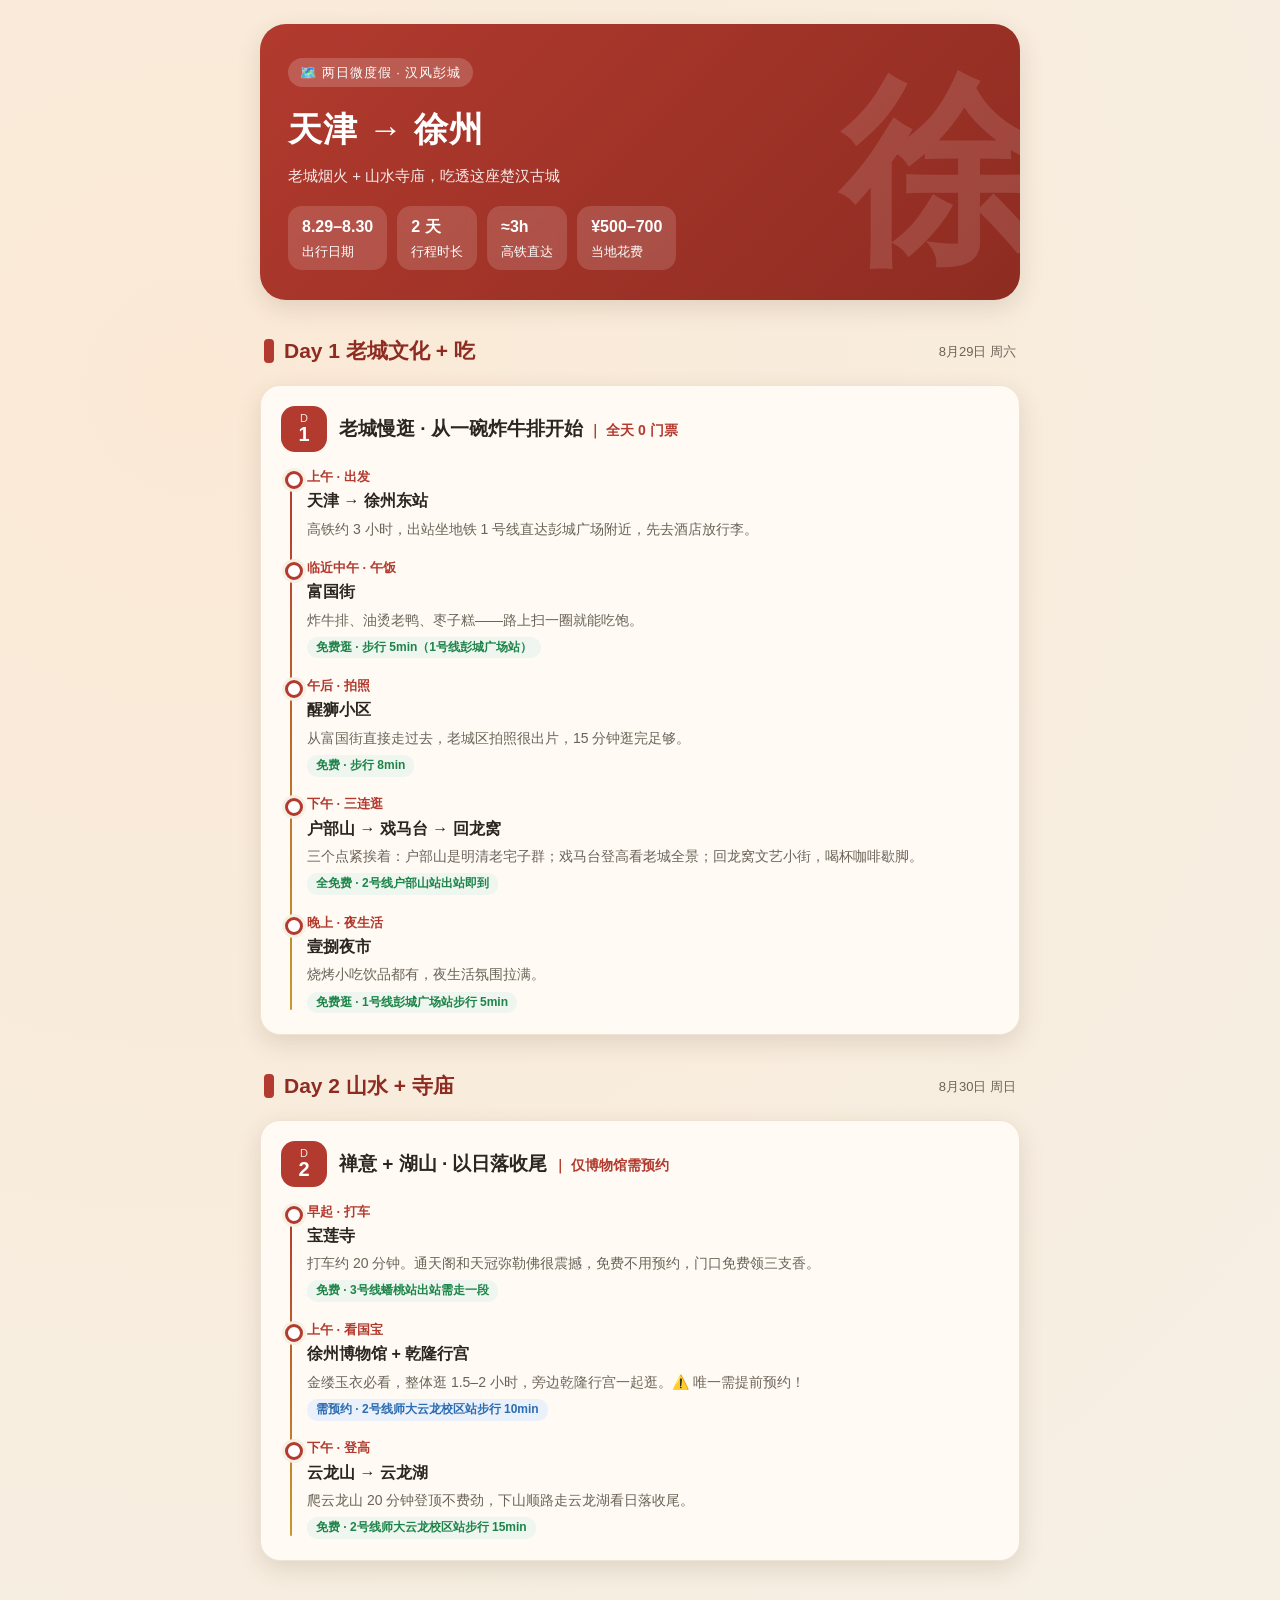
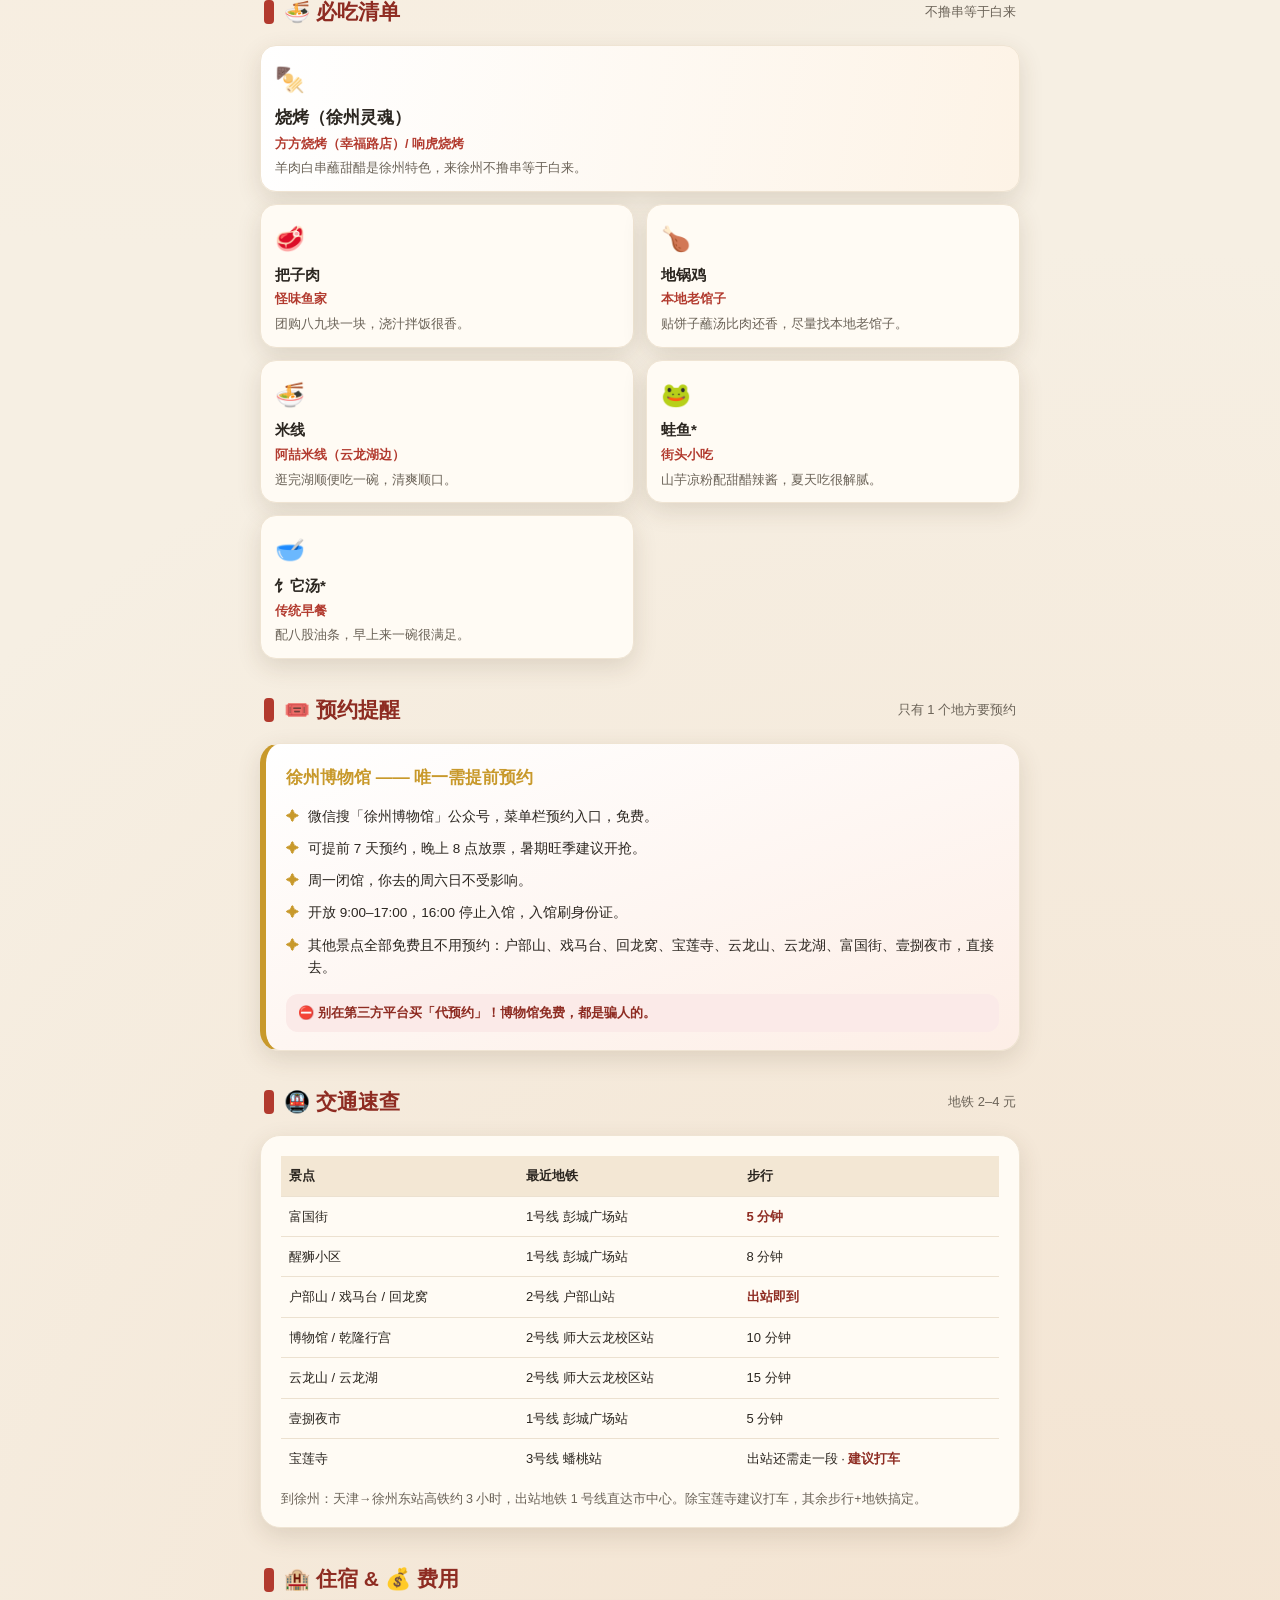
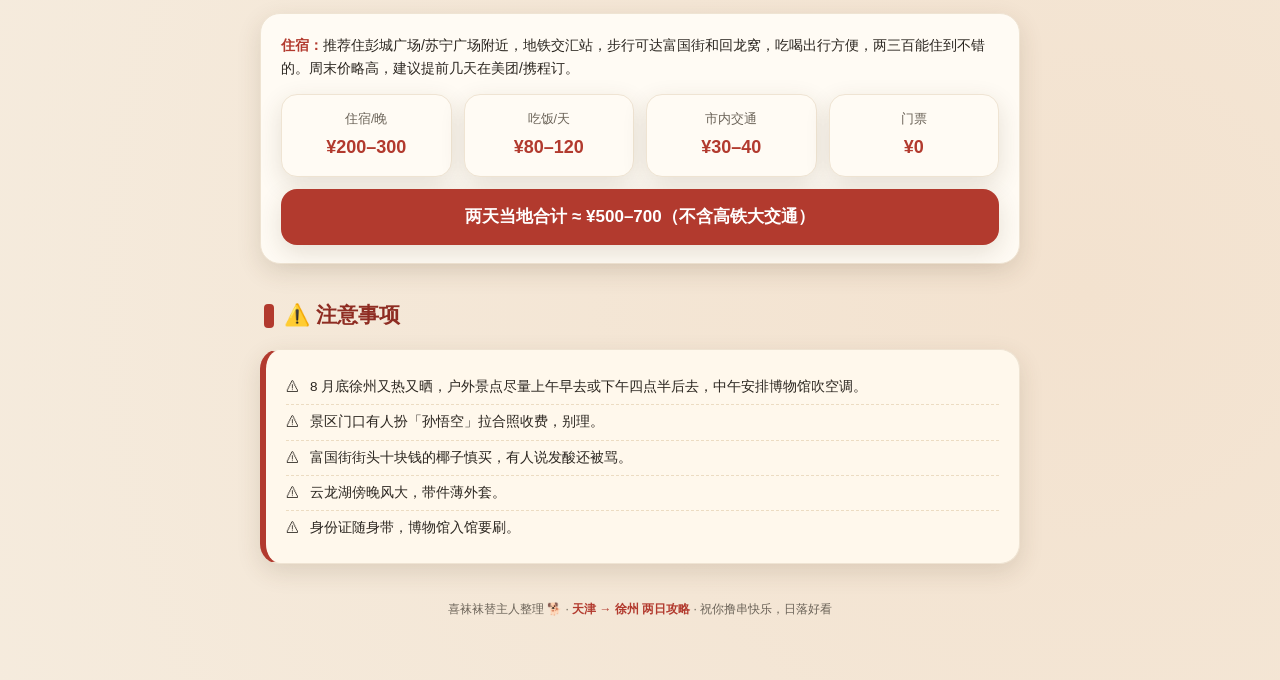
<file: xuzhou/index.html>
<!DOCTYPE html>
<html lang="zh-CN">
<head>
<meta charset="UTF-8">
<meta name="viewport" content="width=device-width, initial-scale=1.0">
<title>天津 → 徐州 | 两日旅行卡片攻略</title>
<style>
  :root{
    --han-red:#B23A2E;
    --han-red-deep:#8E2C22;
    --paper:#F6EFE3;
    --paper-card:#FFFBF4;
    --ink:#2B2620;
    --ink-soft:#6B6358;
    --jade:#1E8449;
    --gold:#C8992B;
    --shadow:0 8px 24px rgba(80,55,30,.14);
  }
  *{box-sizing:border-box;margin:0;padding:0;}
  body{
    font-family:"PingFang SC","Hiragino Sans GB","Microsoft YaHei",-apple-system,sans-serif;
    background:
      radial-gradient(circle at 15% 10%, #fbe9d6 0, transparent 40%),
      radial-gradient(circle at 85% 90%, #f3e2cf 0, transparent 45%),
      var(--paper);
    color:var(--ink);
    line-height:1.65;
    padding:24px 14px 60px;
    -webkit-font-smoothing:antialiased;
  }
  .wrap{max-width:760px;margin:0 auto;}

  /* ===== 封面 ===== */
  .hero{
    position:relative;
    background:linear-gradient(135deg,var(--han-red),var(--han-red-deep));
    color:#fff;
    border-radius:26px;
    padding:34px 28px 30px;
    box-shadow:var(--shadow);
    overflow:hidden;
  }
  .hero::after{
    content:"徐";
    position:absolute;right:-20px;bottom:-40px;
    font-size:200px;font-weight:900;opacity:.12;font-family:"STKaiti","KaiTi",serif;
  }
  .hero .tag{
    display:inline-block;background:rgba(255,255,255,.18);
    padding:4px 12px;border-radius:20px;font-size:13px;letter-spacing:1px;
  }
  .hero h1{font-size:34px;margin:14px 0 6px;font-weight:800;letter-spacing:1px;}
  .hero .sub{font-size:15px;opacity:.9;}
  .hero .meta{
    margin-top:18px;display:flex;flex-wrap:wrap;gap:10px;
  }
  .hero .chip{
    background:rgba(255,255,255,.15);border-radius:14px;
    padding:8px 14px;font-size:13px;backdrop-filter:blur(4px);
  }
  .hero .chip b{font-size:16px;display:block;}

  /* ===== 区块标题 ===== */
  .sec-title{
    display:flex;align-items:center;gap:10px;
    margin:34px 4px 16px;font-size:21px;font-weight:800;color:var(--han-red-deep);
  }
  .sec-title .dot{width:10px;height:24px;background:var(--han-red);border-radius:4px;display:inline-block;}
  .sec-title small{font-size:13px;color:var(--ink-soft);font-weight:500;margin-left:auto;}

  /* ===== 通用卡片 ===== */
  .card{
    background:var(--paper-card);border-radius:20px;padding:20px 20px 18px;
    box-shadow:var(--shadow);margin-bottom:14px;border:1px solid #efe4d3;
  }

  /* ===== Day 时间线 ===== */
  .day-badge{
    display:flex;align-items:center;gap:12px;margin-bottom:6px;
  }
  .day-badge .num{
    background:var(--han-red);color:#fff;width:46px;height:46px;border-radius:14px;
    display:flex;flex-direction:column;align-items:center;justify-content:center;
    font-weight:800;line-height:1;flex-shrink:0;
  }
  .day-badge .num span{font-size:11px;opacity:.85;font-weight:500;}
  .day-badge .num b{font-size:20px;}
  .day-badge .ttl{font-size:19px;font-weight:800;}
  .day-badge .ttl em{font-style:normal;color:var(--han-red);font-size:14px;}

  .timeline{position:relative;padding-left:26px;margin-top:14px;}
  .timeline::before{
    content:"";position:absolute;left:9px;top:6px;bottom:6px;width:2px;
    background:linear-gradient(var(--han-red),var(--gold));border-radius:2px;
  }
  .tl-item{position:relative;padding:0 0 16px;}
  .tl-item:last-child{padding-bottom:2px;}
  .tl-item::before{
    content:"";position:absolute;left:-22px;top:5px;width:12px;height:12px;border-radius:50%;
    background:#fff;border:3px solid var(--han-red);box-shadow:0 0 0 3px #f6efe3;
  }
  .tl-time{font-size:13px;font-weight:700;color:var(--han-red);}
  .tl-head{font-size:16px;font-weight:800;margin:1px 0 3px;}
  .tl-desc{font-size:14px;color:var(--ink-soft);}
  .tl-tag{
    display:inline-block;font-size:12px;background:#eef6ef;color:var(--jade);
    padding:1px 9px;border-radius:10px;margin-top:5px;font-weight:600;
  }
  .tl-tag.free{background:#eef6ef;color:var(--jade);}
  .tl-tag.blue{background:#eaf1fb;color:#2c6cb0;}

  /* ===== 美食卡 ===== */
  .food-grid{display:grid;grid-template-columns:1fr 1fr;gap:12px;}
  .food{
    background:var(--paper-card);border-radius:16px;padding:14px 14px 12px;
    box-shadow:var(--shadow);border:1px solid #efe4d3;
  }
  .food .emo{font-size:24px;}
  .food h4{font-size:15px;margin:4px 0 2px;font-weight:800;}
  .food .shop{font-size:12.5px;color:var(--han-red);font-weight:600;}
  .food p{font-size:12.5px;color:var(--ink-soft);margin-top:4px;}
  .food.star{grid-column:1 / -1;background:linear-gradient(100deg,#fff,#fdf3e6);}
  .food.star h4{font-size:17px;}

  /* ===== 预约卡 ===== */
  .reserve{
    background:linear-gradient(160deg,#fff,#fdeee6);border-left:6px solid var(--gold);
  }
  .reserve h3{font-size:17px;color:var(--gold);margin-bottom:8px;}
  .reserve ul{list-style:none;font-size:13.5px;}
  .reserve li{padding:5px 0 5px 22px;position:relative;}
  .reserve li::before{content:"✦";position:absolute;left:0;color:var(--gold);}
  .reserve .warn{margin-top:10px;background:#fbeae8;color:var(--han-red-deep);
    font-size:13px;padding:8px 12px;border-radius:12px;font-weight:600;}

  /* ===== 交通表 ===== */
  .table{width:100%;border-collapse:collapse;font-size:13px;}
  .table th,.table td{padding:9px 8px;text-align:left;border-bottom:1px solid #ece1d0;}
  .table th{background:#f3e7d4;color:var(--ink);font-weight:700;border-radius:0;}
  .table tr:last-child td{border-bottom:none;}
  .table td b{color:var(--han-red-deep);}

  /* ===== 费用卡 ===== */
  .cost{display:flex;flex-wrap:wrap;gap:12px;}
  .cost .item{flex:1;min-width:120px;background:var(--paper-card);border-radius:16px;
    padding:14px;text-align:center;box-shadow:var(--shadow);border:1px solid #efe4d3;}
  .cost .item .lab{font-size:12.5px;color:var(--ink-soft);}
  .cost .item .val{font-size:18px;font-weight:800;color:var(--han-red);margin-top:3px;}
  .cost .total{flex-basis:100%;background:var(--han-red);color:#fff;border-radius:16px;
    padding:14px;text-align:center;font-weight:800;font-size:17px;box-shadow:var(--shadow);}

  /* ===== 注意卡 ===== */
  .note{background:#fff8ec;border-left:6px solid var(--han-red);}
  .note ul{list-style:none;}
  .note li{font-size:13.5px;padding:6px 0 6px 24px;position:relative;border-bottom:1px dashed #ecdcc2;}
  .note li:last-child{border-bottom:none;}
  .note li::before{content:"⚠";position:absolute;left:0;top:6px;}

  .footer{text-align:center;color:var(--ink-soft);font-size:12px;margin-top:36px;}
  .footer b{color:var(--han-red);}

  @media(max-width:480px){
    .food-grid{grid-template-columns:1fr;}
    .hero h1{font-size:28px;}
  }
  @media print{
    body{background:#fff;padding:0;}
    .card,.food,.cost .item,.cost .total,.hero{box-shadow:none;}
  }
</style>
</head>
<body>
<div class="wrap">

  <!-- 封面 -->
  <div class="hero">
    <span class="tag">🗺️ 两日微度假 · 汉风彭城</span>
    <h1>天津 → 徐州</h1>
    <div class="sub">老城烟火 + 山水寺庙，吃透这座楚汉古城</div>
    <div class="meta">
      <div class="chip"><b>8.29–8.30</b>出行日期</div>
      <div class="chip"><b>2 天</b>行程时长</div>
      <div class="chip"><b>≈3h</b>高铁直达</div>
      <div class="chip"><b>¥500–700</b>当地花费</div>
    </div>
  </div>

  <!-- Day1 -->
  <div class="sec-title"><span class="dot"></span>Day 1 老城文化 + 吃 <small>8月29日 周六</small></div>

  <div class="card">
    <div class="day-badge">
      <div class="num"><span>D</span><b>1</b></div>
      <div class="ttl">老城慢逛 · 从一碗炸牛排开始 <em>｜ 全天 0 门票</em></div>
    </div>
    <div class="timeline">
      <div class="tl-item">
        <div class="tl-time">上午 · 出发</div>
        <div class="tl-head">天津 → 徐州东站</div>
        <div class="tl-desc">高铁约 3 小时，出站坐地铁 1 号线直达彭城广场附近，先去酒店放行李。</div>
      </div>
      <div class="tl-item">
        <div class="tl-time">临近中午 · 午饭</div>
        <div class="tl-head">富国街</div>
        <div class="tl-desc">炸牛排、油烫老鸭、枣子糕——路上扫一圈就能吃饱。</div>
        <span class="tl-tag free">免费逛 · 步行 5min（1号线彭城广场站）</span>
      </div>
      <div class="tl-item">
        <div class="tl-time">午后 · 拍照</div>
        <div class="tl-head">醒狮小区</div>
        <div class="tl-desc">从富国街直接走过去，老城区拍照很出片，15 分钟逛完足够。</div>
        <span class="tl-tag free">免费 · 步行 8min</span>
      </div>
      <div class="tl-item">
        <div class="tl-time">下午 · 三连逛</div>
        <div class="tl-head">户部山 → 戏马台 → 回龙窝</div>
        <div class="tl-desc">三个点紧挨着：户部山是明清老宅子群；戏马台登高看老城全景；回龙窝文艺小街，喝杯咖啡歇脚。</div>
        <span class="tl-tag free">全免费 · 2号线户部山站出站即到</span>
      </div>
      <div class="tl-item">
        <div class="tl-time">晚上 · 夜生活</div>
        <div class="tl-head">壹捌夜市</div>
        <div class="tl-desc">烧烤小吃饮品都有，夜生活氛围拉满。</div>
        <span class="tl-tag free">免费逛 · 1号线彭城广场站步行 5min</span>
      </div>
    </div>
  </div>

  <!-- Day2 -->
  <div class="sec-title"><span class="dot"></span>Day 2 山水 + 寺庙 <small>8月30日 周日</small></div>

  <div class="card">
    <div class="day-badge">
      <div class="num"><span>D</span><b>2</b></div>
      <div class="ttl">禅意 + 湖山 · 以日落收尾 <em>｜ 仅博物馆需预约</em></div>
    </div>
    <div class="timeline">
      <div class="tl-item">
        <div class="tl-time">早起 · 打车</div>
        <div class="tl-head">宝莲寺</div>
        <div class="tl-desc">打车约 20 分钟。通天阁和天冠弥勒佛很震撼，免费不用预约，门口免费领三支香。</div>
        <span class="tl-tag free">免费 · 3号线蟠桃站出站需走一段</span>
      </div>
      <div class="tl-item">
        <div class="tl-time">上午 · 看国宝</div>
        <div class="tl-head">徐州博物馆 + 乾隆行宫</div>
        <div class="tl-desc">金缕玉衣必看，整体逛 1.5–2 小时，旁边乾隆行宫一起逛。⚠️ 唯一需提前预约！</div>
        <span class="tl-tag blue">需预约 · 2号线师大云龙校区站步行 10min</span>
      </div>
      <div class="tl-item">
        <div class="tl-time">下午 · 登高</div>
        <div class="tl-head">云龙山 → 云龙湖</div>
        <div class="tl-desc">爬云龙山 20 分钟登顶不费劲，下山顺路走云龙湖看日落收尾。</div>
        <span class="tl-tag free">免费 · 2号线师大云龙校区站步行 15min</span>
      </div>
    </div>
  </div>

  <!-- 必吃 -->
  <div class="sec-title"><span class="dot"></span>🍜 必吃清单 <small>不撸串等于白来</small></div>
  <div class="food-grid">
    <div class="food star">
      <div class="emo">🍢</div>
      <h4>烧烤（徐州灵魂）</h4>
      <div class="shop">方方烧烤（幸福路店）/ 响虎烧烤</div>
      <p>羊肉白串蘸甜醋是徐州特色，来徐州不撸串等于白来。</p>
    </div>
    <div class="food">
      <div class="emo">🥩</div>
      <h4>把子肉</h4>
      <div class="shop">怪味鱼家</div>
      <p>团购八九块一块，浇汁拌饭很香。</p>
    </div>
    <div class="food">
      <div class="emo">🍗</div>
      <h4>地锅鸡</h4>
      <div class="shop">本地老馆子</div>
      <p>贴饼子蘸汤比肉还香，尽量找本地老馆子。</p>
    </div>
    <div class="food">
      <div class="emo">🍜</div>
      <h4>米线</h4>
      <div class="shop">阿喆米线（云龙湖边）</div>
      <p>逛完湖顺便吃一碗，清爽顺口。</p>
    </div>
    <div class="food">
      <div class="emo">🐸</div>
      <h4>蛙鱼*</h4>
      <div class="shop">街头小吃</div>
      <p>山芋凉粉配甜醋辣酱，夏天吃很解腻。</p>
    </div>
    <div class="food">
      <div class="emo">🥣</div>
      <h4>饣它汤*</h4>
      <div class="shop">传统早餐</div>
      <p>配八股油条，早上来一碗很满足。</p>
    </div>
  </div>

  <!-- 预约 -->
  <div class="sec-title"><span class="dot"></span>🎟️ 预约提醒 <small>只有 1 个地方要预约</small></div>
  <div class="card reserve">
    <h3>徐州博物馆 —— 唯一需提前预约</h3>
    <ul>
      <li>微信搜「徐州博物馆」公众号，菜单栏预约入口，免费。</li>
      <li>可提前 7 天预约，晚上 8 点放票，暑期旺季建议开抢。</li>
      <li>周一闭馆，你去的周六日不受影响。</li>
      <li>开放 9:00–17:00，16:00 停止入馆，入馆刷身份证。</li>
      <li>其他景点全部免费且不用预约：户部山、戏马台、回龙窝、宝莲寺、云龙山、云龙湖、富国街、壹捌夜市，直接去。</li>
    </ul>
    <div class="warn">⛔ 别在第三方平台买「代预约」！博物馆免费，都是骗人的。</div>
  </div>

  <!-- 交通 -->
  <div class="sec-title"><span class="dot"></span>🚇 交通速查 <small>地铁 2–4 元</small></div>
  <div class="card">
    <table class="table">
      <tr><th>景点</th><th>最近地铁</th><th>步行</th></tr>
      <tr><td>富国街</td><td>1号线 彭城广场站</td><td><b>5 分钟</b></td></tr>
      <tr><td>醒狮小区</td><td>1号线 彭城广场站</td><td>8 分钟</td></tr>
      <tr><td>户部山 / 戏马台 / 回龙窝</td><td>2号线 户部山站</td><td><b>出站即到</b></td></tr>
      <tr><td>博物馆 / 乾隆行宫</td><td>2号线 师大云龙校区站</td><td>10 分钟</td></tr>
      <tr><td>云龙山 / 云龙湖</td><td>2号线 师大云龙校区站</td><td>15 分钟</td></tr>
      <tr><td>壹捌夜市</td><td>1号线 彭城广场站</td><td>5 分钟</td></tr>
      <tr><td>宝莲寺</td><td>3号线 蟠桃站</td><td>出站还需走一段 · <b>建议打车</b></td></tr>
    </table>
    <p style="font-size:12.5px;color:var(--ink-soft);margin-top:10px;">
      到徐州：天津→徐州东站高铁约 3 小时，出站地铁 1 号线直达市中心。除宝莲寺建议打车，其余步行+地铁搞定。
    </p>
  </div>

  <!-- 住宿 + 费用 -->
  <div class="sec-title"><span class="dot"></span>🏨 住宿 & 💰 费用</div>
  <div class="card">
    <p style="font-size:14px;"><b style="color:var(--han-red);">住宿：</b>推荐住彭城广场/苏宁广场附近，地铁交汇站，步行可达富国街和回龙窝，吃喝出行方便，两三百能住到不错的。周末价略高，建议提前几天在美团/携程订。</p>
    <div class="cost" style="margin-top:14px;">
      <div class="item"><div class="lab">住宿/晚</div><div class="val">¥200–300</div></div>
      <div class="item"><div class="lab">吃饭/天</div><div class="val">¥80–120</div></div>
      <div class="item"><div class="lab">市内交通</div><div class="val">¥30–40</div></div>
      <div class="item"><div class="lab">门票</div><div class="val">¥0</div></div>
      <div class="total">两天当地合计 ≈ ¥500–700（不含高铁大交通）</div>
    </div>
  </div>

  <!-- 注意 -->
  <div class="sec-title"><span class="dot"></span>⚠️ 注意事项</div>
  <div class="card note">
    <ul>
      <li>8 月底徐州又热又晒，户外景点尽量上午早去或下午四点半后去，中午安排博物馆吹空调。</li>
      <li>景区门口有人扮「孙悟空」拉合照收费，别理。</li>
      <li>富国街街头十块钱的椰子慎买，有人说发酸还被骂。</li>
      <li>云龙湖傍晚风大，带件薄外套。</li>
      <li>身份证随身带，博物馆入馆要刷。</li>
    </ul>
  </div>

  <div class="footer">
    喜袜袜替主人整理 🐕 · <b>天津 → 徐州 两日攻略</b> · 祝你撸串快乐，日落好看
  </div>

</div>
</body>
</html>
</file>
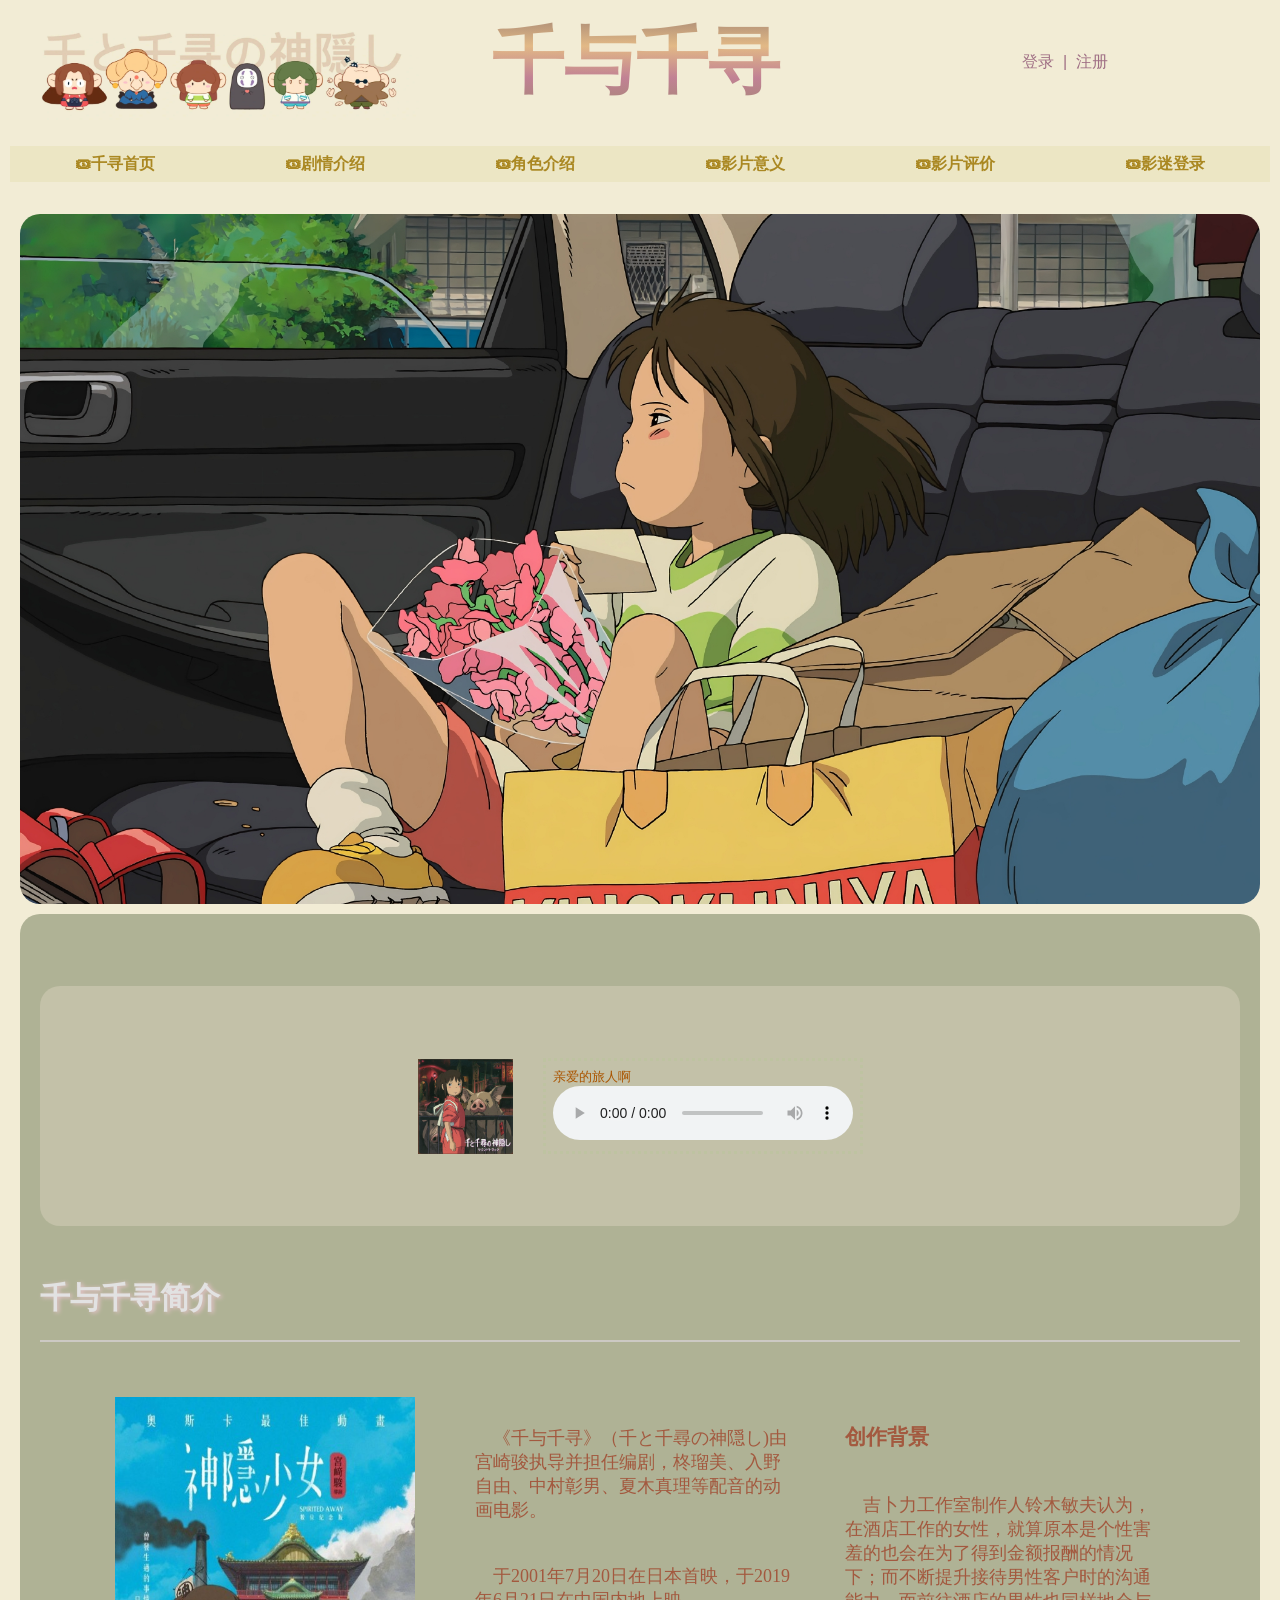
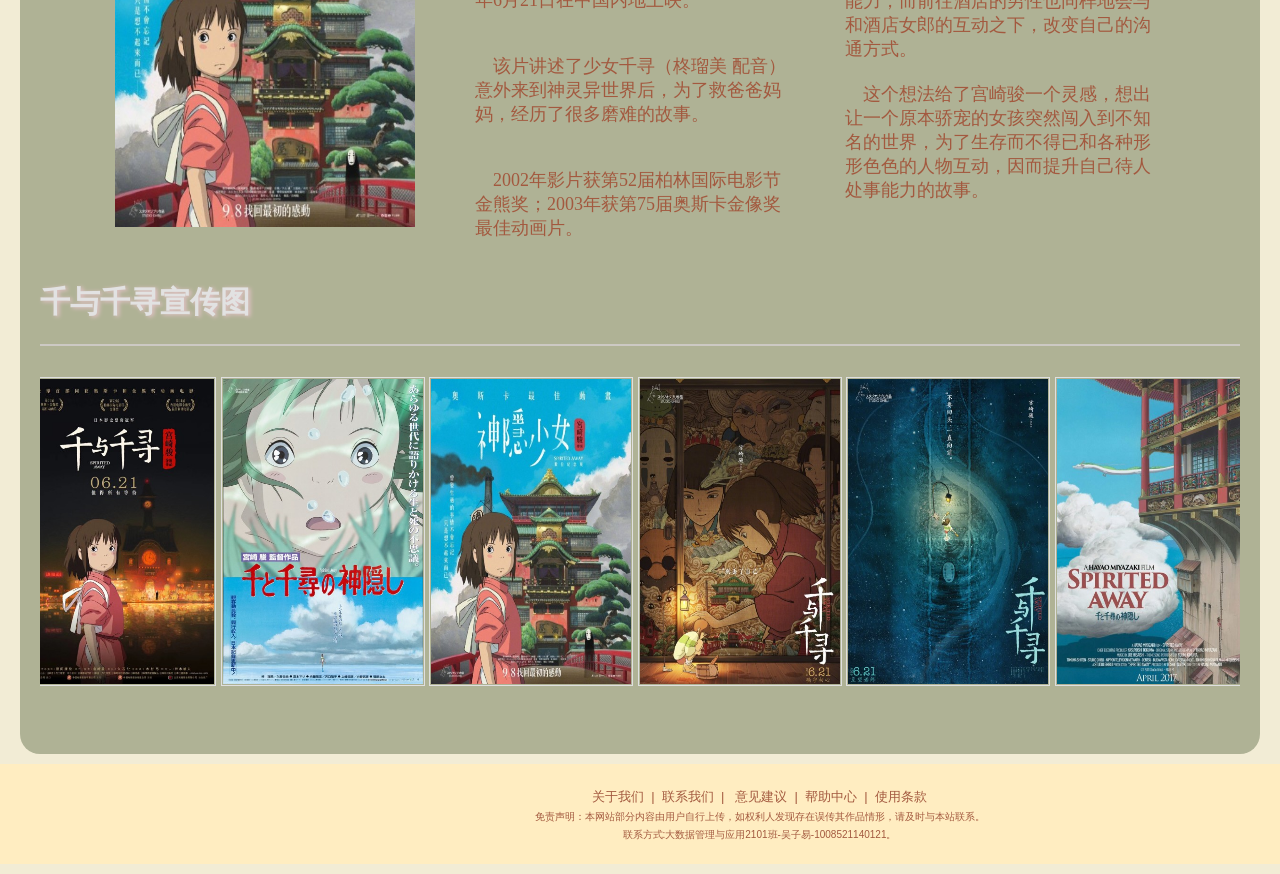
<file: dm1.html>
<!DOCTYPE html>
<html lang="en">
	<head>
		<meta charset="utf-8">
		<title>千与千寻首页</title>
	</head>
	<link href="css/dm1.css " rel="stylesheet" />
	<link href="css/kj.css " rel="stylesheet" />
	<script type="text/javascript" src="js/nav-menu.js"></script>
	<script type="text/javascript" src="js/pic.js"></script>

	<body>
		<div id="one">
			<div class="header">
				<div>
					<img src="images/logo.jpg" width="400px " height="120px" />
				</div>

				<div>
					<h3 class="gradient-text">&nbsp;&nbsp;&nbsp;&nbsp;千与千寻&nbsp;&nbsp;&nbsp;&nbsp;&nbsp;</h3>
				</div>
				<div class="login-register">
					<a class="text-content" href="dm6.html">登录</a>
					<a class="text-content">&nbsp;|&nbsp;</a>
					<a class="text-content" href="dm6.html">注册</a>
				</div>
			</div>

			<!--nav 导航begin-->
			<div class="nav">
				<ul id="bg">
					<li class="btn">
						<a href="dm1.html#one" target="_blank">🎟千寻首页</a>
						<ul class="dis">
							<li><a href="dm1.html#content_a">千与千寻简介</a></li>
							<li><a href="dm1.html#content_b">千与千寻宣传图</a></li>
						</ul>
					</li>
					<li class="btn">
						<a href="dm2.html#two" target="_blank">🎟剧情介绍</a>
						<ul class="dis">
							<li><a href="dm2.html#content_a">剧情简介</a></li>
							<li><a href="dm2.html#content_b">精彩片段</a></li>
						</ul>
					</li>
					<li class="btn">
						<a href="dm3.html#three" target="_blank">🎟角色介绍</a>
						<ul class="dis">
							<li><a href="dm3.html#a1">小千</a></li>
							<li><a href="dm3.html#a2">白龙</a></li>
							<li><a href="dm3.html#a3">锅炉爷爷</a></li>
							<li><a href="dm3.html#a4">汤婆婆</a></li>
							<li><a href="dm3.html#a5">钱婆婆</a></li>
							<li><a href="dm3.html#a6">无脸男</a></li>
							<li><a href="dm3.html#a7">小玲</a></li>
							<li><a href="dm3.html#a8">坊宝宝</a></li>
							<li><a href="dm3.html#a9">河神</a></li>
						</ul>
					</li>
					<li><a href="dm4.html#four" target="_blank">🎟影片意义</a></li>
					<li><a href="dm5.html#five" target="_blank">🎟影片评价</a></li>
					<li><a href="dm6.html#six" target="_blank">🎟影迷登录</a></li>
				</ul>
			</div>
			<!--nav end-->

			<!--banner begin-->
			<div class="banner" id="banner">
				<ul class="banner_pic" id="banner_pic">
					<li class="current"><img src="images/banner.jpg" /></li>
					<li class="pic"><img src="images/banner3.jpg" /></li>
					<li class="pic"><img src="images/banner4.jpg" /></li>
					<li class="pic"><img src="images/banner5.jpg" /></li>
				</ul>
				<ol id="button">
					<li class="current"></li>
					<li class="but"></li>
					<li class="but"></li>
					<li class="but"></li>
				</ol>
				<script>
					window.onload = function() {
						function picChange() {
							var current_index = 0;
							var timer = window.setInterval(autoChange, 1500);
							var button_li = document.getElementById("button").getElementsByTagName("li");
							var pic_li = document.getElementById("banner_pic").getElementsByTagName("li");
							for (var i = 0; i < button_li.length; i++) {
								button_li[i].onmouseover = function() {
									if (timer) {
										clearInterval(timer);
									}
									for (var j = 0; j < pic_li.length; j++) {
										if (button_li[j] == this) {
											current_index = j;
											button_li[j].className = "current";
											pic_li[j].className = "current";
										} else {
											pic_li[j].className = "li";
											button_li[j].className = "but";
										}
									}
								}
								button_li[i].onmouseout = function() {
									timer = setInterval(autoChange, 1500);
								}
							}

							function autoChange() {
								++current_index;
								if (current_index == button_li.length) {
									current_index = 0;
								}
								for (var i = 0; i < button_li.length; i++) {
									if (i == current_index) {
										button_li[i].className = "current";
										pic_li[i].className = "current";
									} else {
										button_li[i].className = "but";
										pic_li[i].className = "li";
									}
								}
							}
						}
						picChange();


						function photo() {
							//定义滚动速度
							var speed = 50;
							//获取<div id="content_b">元素
							var content_b = document.getElementById("content_b");
							//复制一个<span>，用于无缝滚动
							content_b.innerHTML += content_b.innerHTML;
							//获取两个<span>元素
							var span = content_b.getElementsByTagName("span");
							//启动定时器，调用滚动函数
							var timer1 = window.setInterval(marquee, speed);
							//鼠标移入时暂停滚动，移出时继续滚动
							content_b.onmouseover = function() {
								clearInterval(timer1);
							}
							content_b.onmouseout = function() {
								timer1 = setInterval(marquee, speed);
							};
							//滚动函数
							function marquee() {
								//当第1个<span>被完全卷出时
								if (content_b.scrollLeft > span[0].offsetWidth) {
									//将被卷起的内容归0
									content_b.scrollLeft = 0;
								} else {
									//否则向左滚动
									++content_b.scrollLeft;
								}
							}
						}
						photo();
					}
				</script>
			</div>
			<!--banner end-->



			<!--content begin-->
			<div class="content" id="one">
				<br /><br />
				<div class="music">
					<img src="images/gq.jpg" width="95px" height="95px" />
					<div class="audio">
						<p>亲爱的旅人啊</p>
						<audio src="images/亲爱的旅人啊.m4a" autoplay loop controls>
						</audio>
						<p></p>
					</div>
				</div>
				<br /><br />
				<h2>千与千寻简介</h2>
				<br />
				<hr color="#ccc9c3" />
				<br /><br />
				<div class="content_a" id="content_a">
					<img src="images/juzhao3.jpg" align="left" />
					<span class="span_a">
						<br /><br />
						&nbsp;&nbsp;&nbsp;&nbsp;《千与千寻》（千と千尋の神隠し)由宫崎骏执导并担任编剧，柊瑠美、入野自由、中村彰男、夏木真理等配音的动画电影。
						<br /><br /><br />
						&nbsp;&nbsp;&nbsp;&nbsp;于2001年7月20日在日本首映，于2019年6月21日在中国内地上映。
						<br /><br /><br />
						&nbsp;&nbsp;&nbsp;&nbsp;该片讲述了少女千寻（柊瑠美 配音）意外来到神灵异世界后，为了救爸爸妈妈，经历了很多磨难的故事。
						<br /><br /><br />
						&nbsp;&nbsp;&nbsp;&nbsp;2002年影片获第52届柏林国际电影节金熊奖；2003年获第75届奥斯卡金像奖最佳动画片。
					</span>
					<span class="span_a">
						<h3>创作背景</h3>
						<br /><br />
						&nbsp;&nbsp;&nbsp;&nbsp;吉卜力工作室制作人铃木敏夫认为，在酒店工作的女性，就算原本是个性害羞的也会在为了得到金额报酬的情况下；而不断提升接待男性客户时的沟通能力，而前往酒店的男性也同样地会与和酒店女郎的互动之下，改变自己的沟通方式。
						<br /><br />
						&nbsp;&nbsp;&nbsp;&nbsp;这个想法给了宫崎骏一个灵感，想出让一个原本骄宠的女孩突然闯入到不知名的世界，为了生存而不得已和各种形形色色的人物互动，因而提升自己待人处事能力的故事。
					</span>
				</div>
				<br /><br />
				<h2>千与千寻宣传图</h2><br />
				<hr color="#ccc9c3" /><br />
				<div class="content_b" id="content_b">
					<span><img src="images/juzhao.jpg" /></span>
					<span><img src="images/juzhao2.jpg" /></span>
					<span><img src="images/juzhao3.jpg" /></span>
					<span><img src="images/juzhao4.jpg" /></span>
					<span><img src="images/juzhao5.jpg" /></span>
					<span><img src="images/juzhao6.jpg" /></span>
					
				</div>

			</div>
			<!--content end-->

			<!--footer begin-->
			<div class="footer">
				<p>
					<font size="2">
						关于我们&nbsp;&nbsp;|&nbsp;&nbsp;联系我们&nbsp;&nbsp;|&nbsp;&nbsp;
						意见建议&nbsp;&nbsp;|&nbsp;&nbsp;帮助中心&nbsp;&nbsp;|&nbsp;&nbsp;使用条款
					</font>
					<br />
					<font size="1">
						<font>免责声明：本网站部分内容由用户自行上传，如权利人发现存在误传其作品情形，请及时与本站联系。
							<br />联系方式:大数据管理与应用2101班-吴子易-1008521140121。
						</font>
					</font>

				</p>
			</div>
			<!--footer end-->
		</div>
	</body>
</html>
</file>
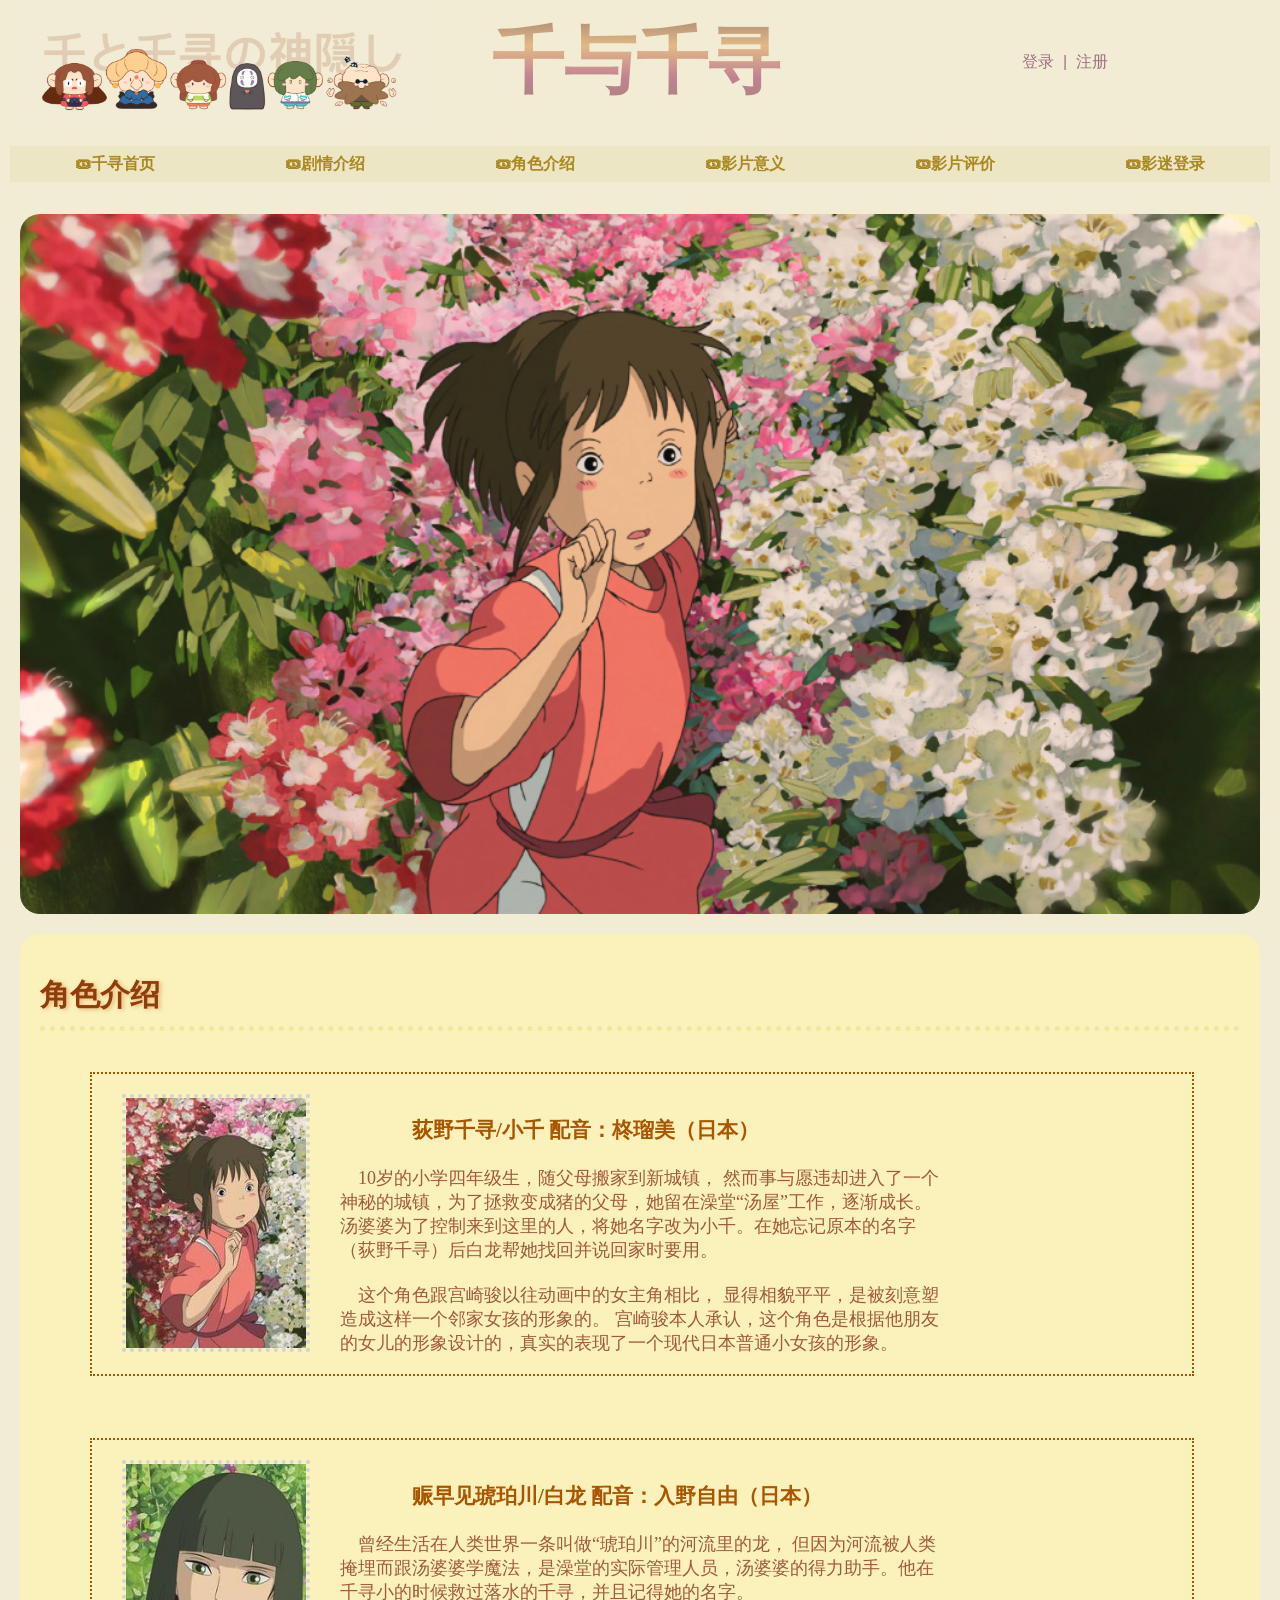
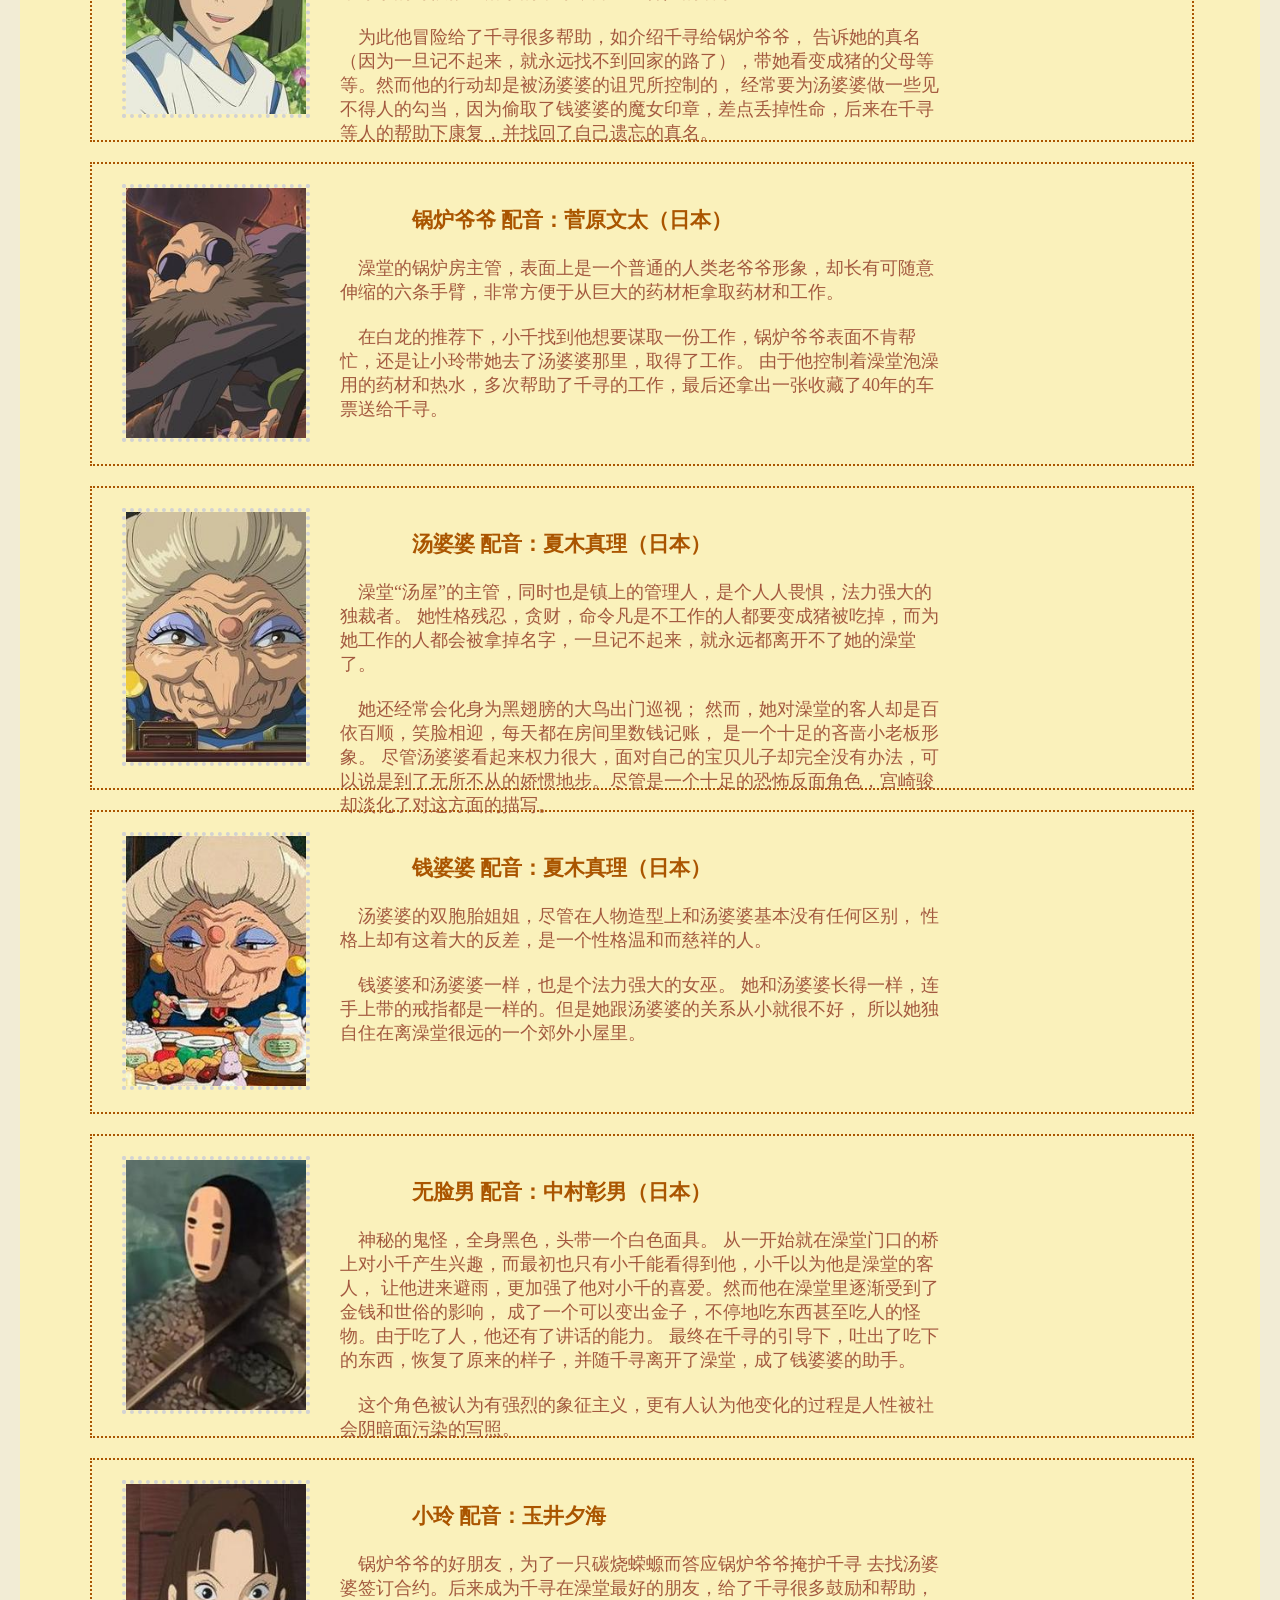
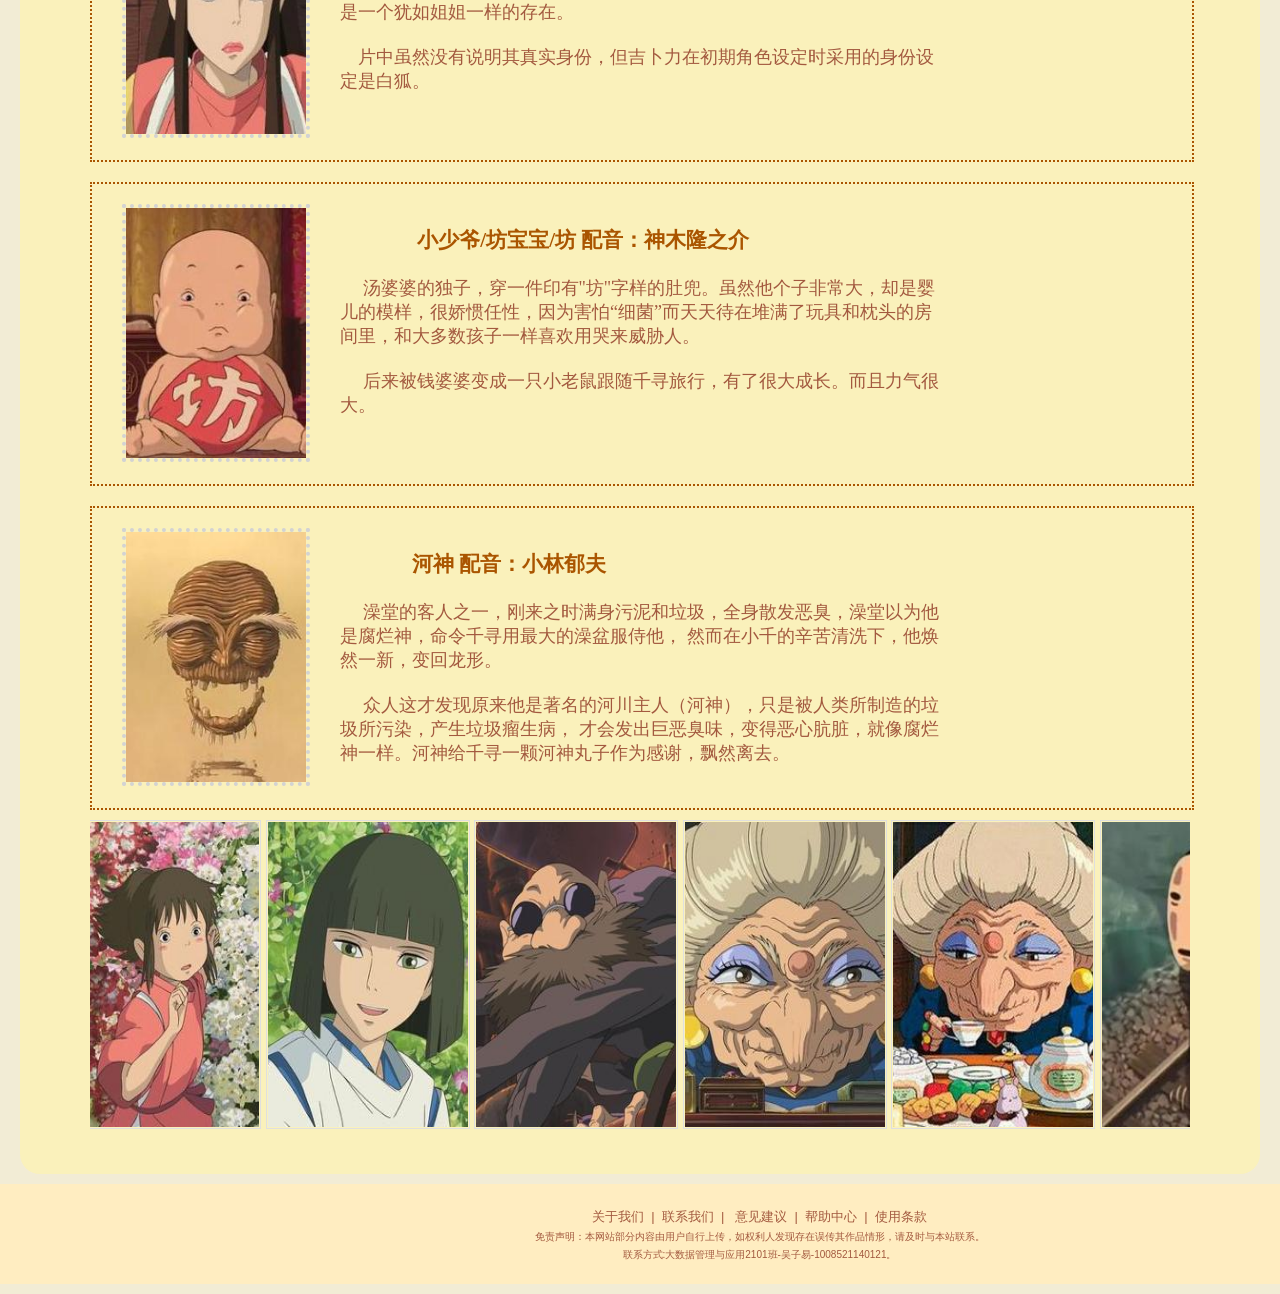
<file: dm3.html>
<!DOCTYPE html>
<html>
	<head>
		<meta charset="utf-8">
		<title>角色介绍</title>
	</head>
	<link href="css/dm3.css" rel="stylesheet" />
	<link href="css/kj.css" rel="stylesheet" />
	<script type="text/javascript" src="js/nav-menu.js"></script>
	<script type="text/javascript" src="js/lb.js"></script>
	<body>
		<div id="three">
			<div class="header">
				<div>
					<img src="images/logo.jpg" width="400px " height="120px" />
				</div>

				<div>

					<h3 class="gradient-text">&nbsp;&nbsp;&nbsp;&nbsp;千与千寻&nbsp;&nbsp;&nbsp;&nbsp;&nbsp;</h3>
				</div>
				<div class="login-register">
					<a class="text-content" href="dm6.html">登录</a>
					<a class="text-content">&nbsp;|&nbsp;</a>
					<a class="text-content" href="dm6.html">注册</a>
				</div>
			</div>

			<!--nav 导航begin-->
			<div class="nav">
				<ul id="bg">
					<li class="btn">
						<a href="dm1.html#one" target="_blank" rel="noopener noreferrer">🎟千寻首页</a>
						<ul class=" dis">
							<li><a href="dm1.html#content_a">千与千寻简介</a></li>
							<li><a href="dm1.html#content_b">千与千寻宣传图</a></li>
						</ul>
					</li>
					<li class="btn">
						<a href="dm2.html#two" target="_blank" rel="noopener noreferrer">🎟剧情介绍</a>
						<ul class="dis">
							<li><a href="dm2.html#content_a">剧情简介</a></li>
							<li><a href="dm2.html#content_b">精彩片段</a></li>
						</ul>
					</li>
					<li class="btn">
						<a href="dm3.html#three" target="_blank">🎟角色介绍</a>
						<ul class="dis">
							<li><a href="dm3.html#a1">小千</a></li>
							<li><a href="dm3.html#a2">白龙</a></li>
							<li><a href="dm3.html#a3">锅炉爷爷</a></li>
							<li><a href="dm3.html#a4">汤婆婆</a></li>
							<li><a href="dm3.html#a5">钱婆婆</a></li>
							<li><a href="dm3.html#a6">无脸男</a></li>
							<li><a href="dm3.html#a7">小玲</a></li>
							<li><a href="dm3.html#a8">坊宝宝</a></li>
							<li><a href="dm3.html#a9">河神</a></li>
						</ul>
					</li>
					<li><a href="dm4.html#four" target="_blank">🎟影片意义</a></li>
					<li><a href="dm5.html#five" target="_blank">🎟影片评价</a></li>
					<li><a href="dm6.html#six" target="_blank">🎟影迷登录</a></li>
				</ul>
			</div>
			<!--nav end-->




			<!--banner begin-->
			<div class="banner" id="banner">
				<img src="images/banner4.jpg" />
			</div>
			<!--banner end-->

			<!--content begin-->
			<div class="content">
				<br />
				<h2>角色介绍 </h2>
				<br />
				<div class="content_a">
					<img src="images/juese1.jpg" />
					<div class="text" id="a1">
						<br /><br />
						<h3>&nbsp;&nbsp;&nbsp;&nbsp;&nbsp;&nbsp;&nbsp;&nbsp;荻野千寻/小千 配音：柊瑠美（日本）</h3>
						<span>&nbsp;&nbsp;&nbsp;&nbsp;10岁的小学四年级生，随父母搬家到新城镇，
							然而事与愿违却进入了一个神秘的城镇，为了拯救变成猪的父母，她留在澡堂“汤屋”工作，逐渐成长。
							汤婆婆为了控制来到这里的人，将她名字改为小千。在她忘记原本的名字（荻野千寻）后白龙帮她找回并说回家时要用。
							<br /><br />&nbsp;&nbsp;&nbsp;&nbsp;这个角色跟宫崎骏以往动画中的女主角相比，
							显得相貌平平，是被刻意塑造成这样一个邻家女孩的形象的。
							宫崎骏本人承认，这个角色是根据他朋友的女儿的形象设计的，真实的表现了一个现代日本普通小女孩的形象。
						</span>
					</div>
				</div>
				<br /><br />
				<div class="content_a">
					<img src="images/juese2.jpg" />
					<div class="text" id="a2">
						<br /><br />
						<h3>&nbsp;&nbsp;&nbsp;&nbsp;&nbsp;&nbsp;&nbsp;&nbsp;赈早见琥珀川/白龙 配音：入野自由（日本）</h3>
						<br /><br /><span>&nbsp;&nbsp;&nbsp;&nbsp;曾经生活在人类世界一条叫做“琥珀川”的河流里的龙，
							但因为河流被人类掩埋而跟汤婆婆学魔法，是澡堂的实际管理人员，汤婆婆的得力助手。他在千寻小的时候救过落水的千寻，并且记得她的名字。
							<br /><br />&nbsp;&nbsp;&nbsp;&nbsp;为此他冒险给了千寻很多帮助，如介绍千寻给锅炉爷爷，
							告诉她的真名（因为一旦记不起来，就永远找不到回家的路了），带她看变成猪的父母等等。然而他的行动却是被汤婆婆的诅咒所控制的，
							经常要为汤婆婆做一些见不得人的勾当，因为偷取了钱婆婆的魔女印章，差点丢掉性命，后来在千寻等人的帮助下康复，并找回了自己遗忘的真名。
						</span>
					</div>
				</div>
				<div class="content_a">
					<img src="images/juese3.jpg" />
					<div class="text" id="a3">
						<br /><br />
						<h3>&nbsp;&nbsp;&nbsp;&nbsp;&nbsp;&nbsp;&nbsp;&nbsp;锅炉爷爷 配音：菅原文太（日本）</h3><br /><br />
						<span>&nbsp;&nbsp;&nbsp;&nbsp;澡堂的锅炉房主管，表面上是一个普通的人类老爷爷形象，却长有可随意伸缩的六条手臂，非常方便于从巨大的药材柜拿取药材和工作。
							<br /><br />&nbsp;&nbsp;&nbsp;&nbsp;在白龙的推荐下，小千找到他想要谋取一份工作，锅炉爷爷表面不肯帮忙，还是让小玲带她去了汤婆婆那里，取得了工作。
							由于他控制着澡堂泡澡用的药材和热水，多次帮助了千寻的工作，最后还拿出一张收藏了40年的车票送给千寻。
						</span>
					</div>
				</div>
				<div class="content_a">
					<img src="images/juese4.jpg" />
					<div class="text" id="a4">
						<br /><br />
						<h3>&nbsp;&nbsp;&nbsp;&nbsp;&nbsp;&nbsp;&nbsp;&nbsp;汤婆婆 配音：夏木真理（日本）</h3>
						<br /><br /> <span>&nbsp;&nbsp;&nbsp;&nbsp;澡堂“汤屋”的主管，同时也是镇上的管理人，是个人人畏惧，法力强大的独裁者。
							她性格残忍，贪财，命令凡是不工作的人都要变成猪被吃掉，而为她工作的人都会被拿掉名字，一旦记不起来，就永远都离开不了她的澡堂了。
							<br /><br />&nbsp;&nbsp;&nbsp;&nbsp;她还经常会化身为黑翅膀的大鸟出门巡视； 然而，她对澡堂的客人却是百依百顺，笑脸相迎，每天都在房间里数钱记账，
							是一个十足的吝啬小老板形象。 尽管汤婆婆看起来权力很大，面对自己的宝贝儿子却完全没有办法，可以说是到了无所不从的娇惯地步。尽管是一个十足的恐怖反面角色，宫崎骏却淡化了对这方面的描写。
						</span>
					</div>
				</div>
				<div class="content_a">
					<img src="images/juese5.jpg" />
					<div class="text" id="a5">
						<br /><br />
						<h3>&nbsp;&nbsp;&nbsp;&nbsp;&nbsp;&nbsp;&nbsp;&nbsp;钱婆婆 配音：夏木真理（日本）</h3>
						<br /><br />
						<span>&nbsp;&nbsp;&nbsp;&nbsp;汤婆婆的双胞胎姐姐，尽管在人物造型上和汤婆婆基本没有任何区别，
							性格上却有这着大的反差，是一个性格温和而慈祥的人。
							<br /><br />&nbsp;&nbsp;&nbsp;&nbsp;钱婆婆和汤婆婆一样，也是个法力强大的女巫。
							她和汤婆婆长得一样，连手上带的戒指都是一样的。但是她跟汤婆婆的关系从小就很不好，
							所以她独自住在离澡堂很远的一个郊外小屋里。
						</span>
					</div>
				</div>

				<div class="content_a">
					<img src="images/juese6.jpg" />
					<div class="text" id="a6">
						<br /><br />
						<h3>&nbsp;&nbsp;&nbsp;&nbsp;&nbsp;&nbsp;&nbsp;&nbsp;无脸男 配音：中村彰男（日本）</h3>
						<br /><br /><span>&nbsp;&nbsp;&nbsp;&nbsp;神秘的鬼怪，全身黑色，头带一个白色面具。
							从一开始就在澡堂门口的桥上对小千产生兴趣，而最初也只有小千能看得到他，小千以为他是澡堂的客人，
							让他进来避雨，更加强了他对小千的喜爱。然而他在澡堂里逐渐受到了金钱和世俗的影响，
							成了一个可以变出金子，不停地吃东西甚至吃人的怪物。由于吃了人，他还有了讲话的能力。
							最终在千寻的引导下，吐出了吃下的东西，恢复了原来的样子，并随千寻离开了澡堂，成了钱婆婆的助手。
							<br /><br />&nbsp;&nbsp;&nbsp;&nbsp;这个角色被认为有强烈的象征主义，更有人认为他变化的过程是人性被社会阴暗面污染的写照。
						</span>
					</div>
				</div>

				<div class="content_a">
					<img src="images/juese7.jpg" />
					<div class="text" id="a7">
						<br /><br />
						<h3>&nbsp;&nbsp;&nbsp;&nbsp;&nbsp;&nbsp;&nbsp;&nbsp;小玲 配音：玉井夕海
						</h3><br /><br /><span>&nbsp;&nbsp;&nbsp;&nbsp;锅炉爷爷的好朋友，为了一只碳烧蝾螈而答应锅炉爷爷掩护千寻
							去找汤婆婆签订合约。后来成为千寻在澡堂最好的朋友，给了千寻很多鼓励和帮助，是一个犹如姐姐一样的存在。
							<br /><br />&nbsp;&nbsp;&nbsp;&nbsp;片中虽然没有说明其真实身份，但吉卜力在初期角色设定时采用的身份设定是白狐。
						</span>
					</div>
				</div>

				<div class="content_a">
					<img src="images/juese8.jpg" />
					<div class="text" id="a8">
						<br /><br />
						<h3>&nbsp;&nbsp;&nbsp;&nbsp;&nbsp;&nbsp;&nbsp;&nbsp;
							小少爷/坊宝宝/坊 配音：神木隆之介
						</h3>
						<br /><br />
						<span>&nbsp;&nbsp;&nbsp;&nbsp;
							汤婆婆的独子，穿一件印有"坊"字样的肚兜。虽然他个子非常大，却是婴儿的模样，很娇惯任性，因为害怕“细菌”而天天待在堆满了玩具和枕头的房间里，和大多数孩子一样喜欢用哭来威胁人。
							<br /><br />&nbsp;&nbsp;&nbsp;&nbsp;
							后来被钱婆婆变成一只小老鼠跟随千寻旅行，有了很大成长。而且力气很大。
						</span>
					</div>
				</div>

				<div class="content_a">
					<img src="images/juese9.jpg" />
					<div class="text" id="a9">
						<br /><br />
						<h3>&nbsp;&nbsp;&nbsp;&nbsp;&nbsp;&nbsp;&nbsp;&nbsp;河神 配音：小林郁夫
						</h3><br /><br /><span>&nbsp;&nbsp;&nbsp;&nbsp;
							澡堂的客人之一，刚来之时满身污泥和垃圾，全身散发恶臭，澡堂以为他是腐烂神，命令千寻用最大的澡盆服侍他，
							然而在小千的辛苦清洗下，他焕然一新，变回龙形。<br /><br />&nbsp;&nbsp;&nbsp;&nbsp;
							众人这才发现原来他是著名的河川主人（河神），只是被人类所制造的垃圾所污染，产生垃圾瘤生病，
							才会发出巨恶臭味，变得恶心肮脏，就像腐烂神一样。河神给千寻一颗河神丸子作为感谢，飘然离去。
						</span>
					</div>
				</div>
				<div class="content_b" id="content_b">
					<div>
						<span><img src="images/juese1.jpg" /></span>
						<span><img src="images/juese2.jpg" /></span>
						<span><img src="images/juese3.jpg" /></span>
						<span><img src="images/juese4.jpg" /></span>
						<span><img src="images/juese5.jpg" /></span>
						<span><img src="images/juese6.jpg" /></span>
						<span><img src="images/juese7.jpg" /></span>
						<span><img src="images/juese8.jpg" /></span>
						<span><img src="images/juese9.jpg" /></span>
					</div>
				</div>
			</div>
			<!--content end-->





			<!--footer begin-->
			<div class="footer">
				<p>
					<font size="2">
						关于我们&nbsp;&nbsp;|&nbsp;&nbsp;联系我们&nbsp;&nbsp;|&nbsp;&nbsp;
						意见建议&nbsp;&nbsp;|&nbsp;&nbsp;帮助中心&nbsp;&nbsp;|&nbsp;&nbsp;使用条款
					</font>
					<br />
					<font size="1">
						<font>免责声明：本网站部分内容由用户自行上传，如权利人发现存在误传其作品情形，请及时与本站联系。
							<br />联系方式:大数据管理与应用2101班-吴子易-1008521140121。
						</font>
					</font>

				</p>
			</div>
			<!--footer end-->
		</div>
	</body>
</html>
</file>
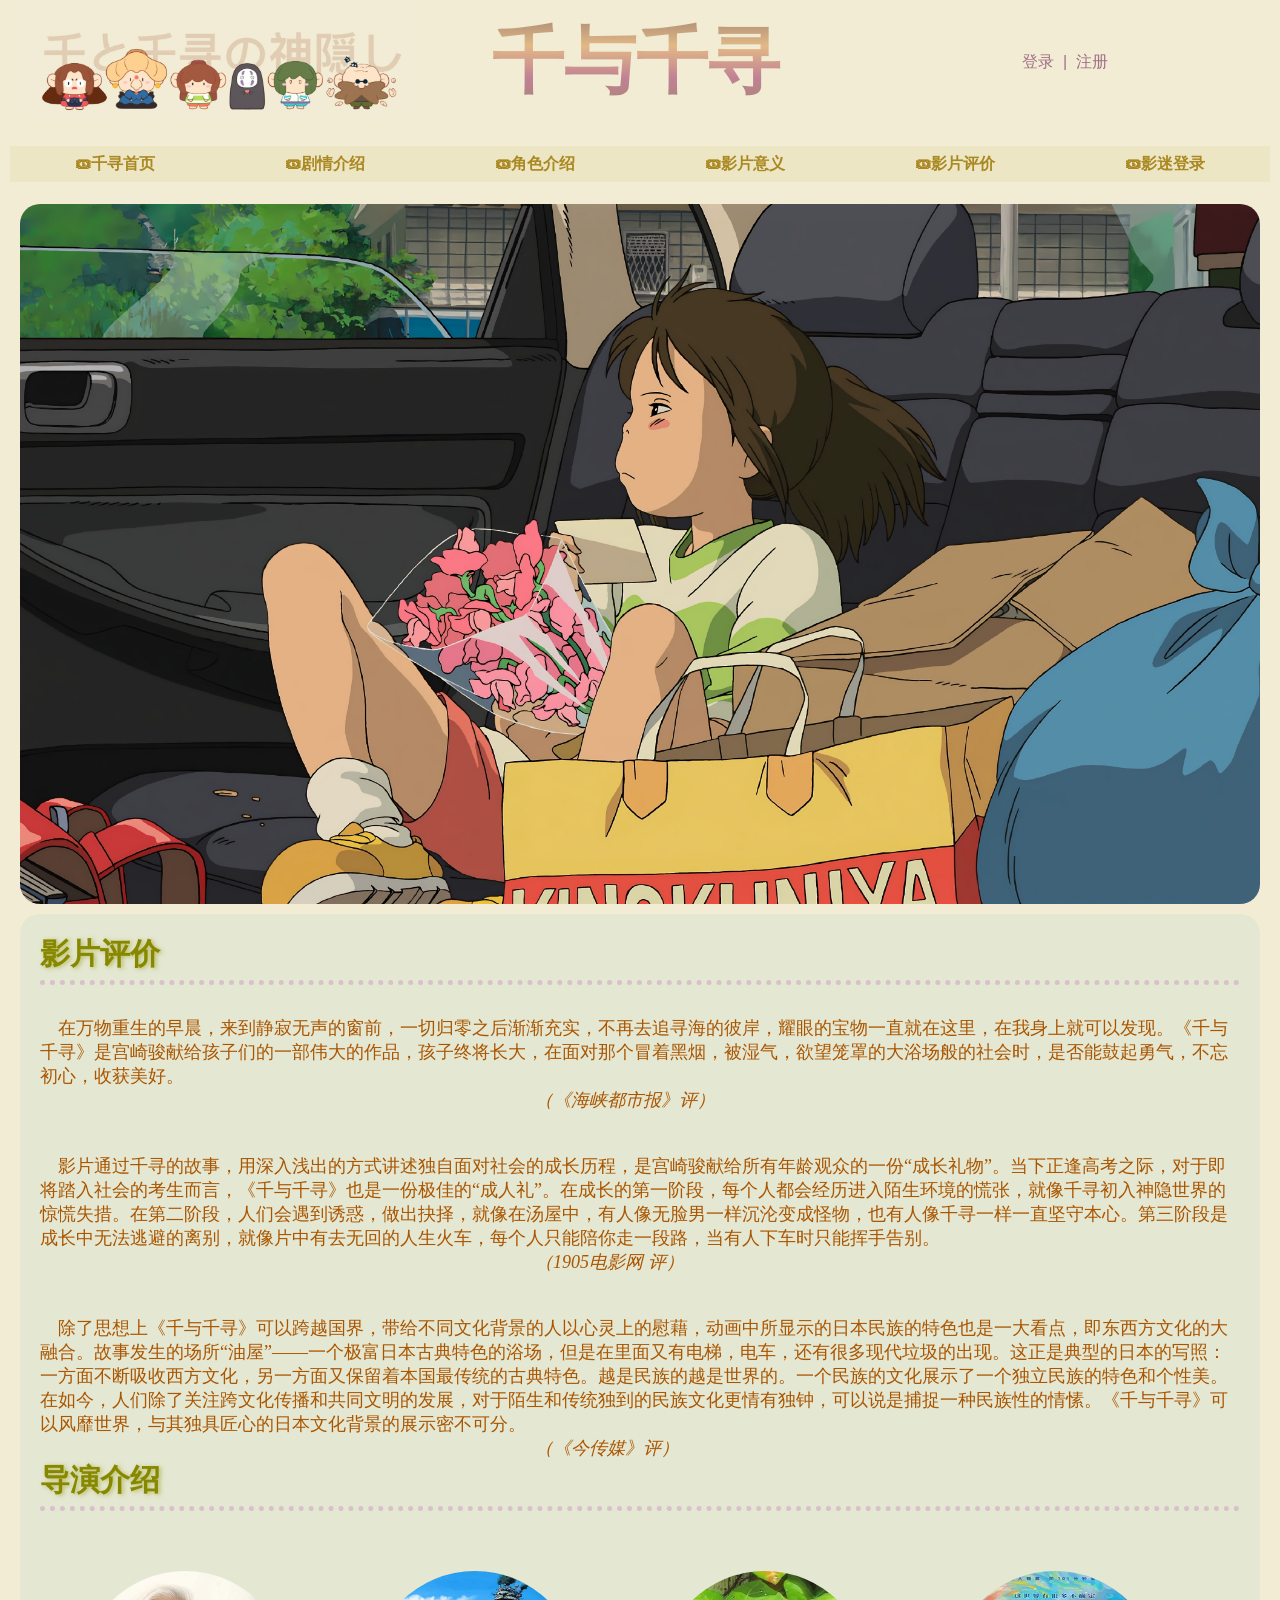
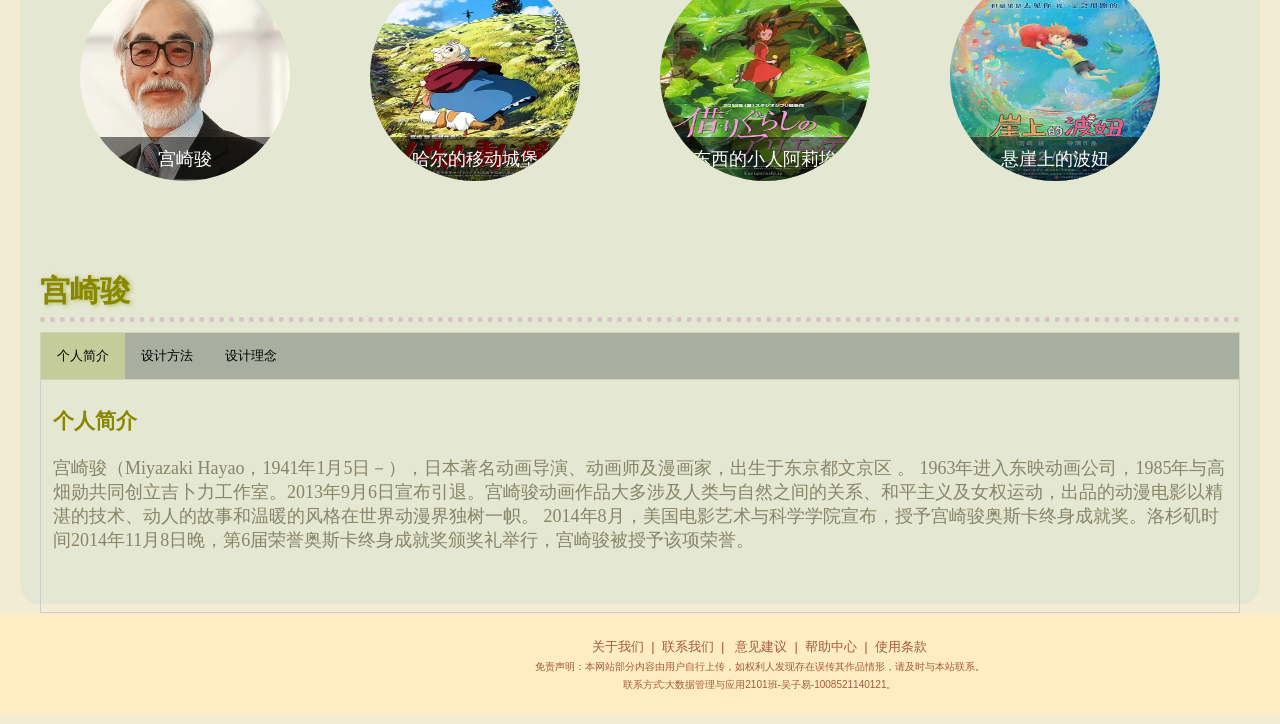
<file: dm5.html>
<!DOCTYPE html>
<html>
	<head>
		<meta charset="utf-8">
		<title>影片评价</title>
	</head>
	<link href="css/dm5.css " rel="stylesheet" />
	<script type="text/javascript" src="js/pic.js"></script>
	<link href="css/kj.css " rel="stylesheet" />
	<script type="text/javascript" src="js/nav-menu.js"></script>
	<script type="text/javascript" src="js/tab-xxk.js"></script>
	<script>
		function openTab(evt, tabName) {
			var i, tabcontent, tablinks;
			tabcontent = document.getElementsByClassName("tabcontent");
			for (i = 0; i < tabcontent.length; i++) {
				tabcontent[i].style.display = "none";
			}
			tablinks = document.getElementsByClassName("tablinks");
			for (i = 0; i < tablinks.length; i++) {
				tablinks[i].className = tablinks[i].className.replace(" active", "");
			}
			document.getElementById(tabName).style.display = "block";
			evt.currentTarget.className += " active";
		}

		// 默认打开第一个选项卡
		document.getElementsByClassName("tablinks")[0].click();
		setInterval(function() {
			var activeTab = document.querySelector('.tablinks.active');
			var nextTab = activeTab.nextElementSibling || activeTab.parentElement.firstElementChild;
			nextTab.click();
		}, 3000);
	</script>
	<body>
		<div id="five">
			<div class="header">
				<div>
					<img src="images/logo.jpg" width="400px " height="120px" />
				</div>

				<div>
					<h3 class="gradient-text">&nbsp;&nbsp;&nbsp;&nbsp;千与千寻&nbsp;&nbsp;&nbsp;&nbsp;&nbsp;</h3>
				</div>
				<div class="login-register">
					<a class="text-content" href="dm6.html">登录</a>
					<a class="text-content">&nbsp;|&nbsp;</a>
					<a class="text-content" href="dm6.html">注册</a>
				</div>
			</div>

			<!--nav 导航begin-->
			<div class="nav">
				<ul id="bg">
					<li class="btn">
						<a href="dm1.html#one" target="_blank">🎟千寻首页</a>
						<ul class=" dis">
							<li><a href="dm1.html#content_a">千与千寻简介</a></li>
							<li><a href="dm1.html#content_b">千与千寻宣传图</a></li>
						</ul>
					</li>
					<li class="btn">
						<a href="dm2.html#two" target="_blank">🎟剧情介绍</a>
						<ul class="dis">
							<li><a href="dm2.html#content_a">剧情简介</a></li>
							<li><a href="dm2.html#content_b">精彩片段</a></li>
						</ul>
					</li>
					<li class="btn">
						<a href="dm3.html#three" target="_blank">🎟角色介绍</a>
						<ul class="dis">
							<li><a href="dm3.html#a1">小千</a></li>
							<li><a href="dm3.html#a2">白龙</a></li>
							<li><a href="dm3.html#a3">锅炉爷爷</a></li>
							<li><a href="dm3.html#a4">汤婆婆</a></li>
							<li><a href="dm3.html#a5">钱婆婆</a></li>
							<li><a href="dm3.html#a6">无脸男</a></li>
							<li><a href="dm3.html#a7">小玲</a></li>
							<li><a href="dm3.html#a8">坊宝宝</a></li>
							<li><a href="dm3.html#a9">河神</a></li>
						</ul>
					</li>
					<li><a href="dm4.html#four" target="_blank">🎟影片意义</a></li>
					<li><a href="dm5.html#five" target="_blank">🎟影片评价</a></li>
					<li><a href="dm6.html#six" target="_blank">🎟影迷登录</a></li>
				</ul>
			</div>
			<!--nav end-->

			<!--banner begin-->
			<div class="banner" id="banner">
				<img src="images/banner.jpg" />
			</div>
			<!--banner end-->

			<!--content begin-->
			<div class="content" id="five">
				<div class='content_a' id='content_a'>
					<h2>影片评价</h2>
					<br />
					<span>
						&nbsp;&nbsp;&nbsp;&nbsp;在万物重生的早晨，来到静寂无声的窗前，一切归零之后渐渐充实，不再去追寻海的彼岸，耀眼的宝物一直就在这里，在我身上就可以发现。《千与千寻》是宫崎骏献给孩子们的一部伟大的作品，孩子终将长大，在面对那个冒着黑烟，被湿气，欲望笼罩的大浴场般的社会时，是否能鼓起勇气，不忘初心，收获美好。
					</span>
					<p>&nbsp;&nbsp;&nbsp;&nbsp;&nbsp;&nbsp;&nbsp;&nbsp;&nbsp;&nbsp;&nbsp;&nbsp;&nbsp;&nbsp;&nbsp;&nbsp;&nbsp;&nbsp;&nbsp;&nbsp;&nbsp;&nbsp;&nbsp;&nbsp;&nbsp;&nbsp;&nbsp;&nbsp;&nbsp;&nbsp;&nbsp;&nbsp;&nbsp;&nbsp;&nbsp;&nbsp;&nbsp;&nbsp;&nbsp;&nbsp;&nbsp;&nbsp;&nbsp;&nbsp;&nbsp;&nbsp;&nbsp;&nbsp;&nbsp;&nbsp;&nbsp;&nbsp;&nbsp;&nbsp;&nbsp;&nbsp;&nbsp;&nbsp;&nbsp;&nbsp;&nbsp;&nbsp;&nbsp;&nbsp;&nbsp;&nbsp;&nbsp;&nbsp;&nbsp;&nbsp;&nbsp;&nbsp;&nbsp;&nbsp;&nbsp;&nbsp;&nbsp;&nbsp;&nbsp;&nbsp;&nbsp;&nbsp;&nbsp;&nbsp;&nbsp;&nbsp;&nbsp;&nbsp;&nbsp;&nbsp;&nbsp;&nbsp;&nbsp;&nbsp;&nbsp;&nbsp;&nbsp;&nbsp;&nbsp;&nbsp;&nbsp;&nbsp;&nbsp;&nbsp;&nbsp;&nbsp;&nbsp;&nbsp;&nbsp;
						<i>（《海峡都市报》评）</i>
					</p>
					<br /><br />
					<span>
						&nbsp;&nbsp;&nbsp;&nbsp;影片通过千寻的故事，用深入浅出的方式讲述独自面对社会的成长历程，是宫崎骏献给所有年龄观众的一份“成长礼物”。当下正逢高考之际，对于即将踏入社会的考生而言，《千与千寻》也是一份极佳的“成人礼”。在成长的第一阶段，每个人都会经历进入陌生环境的慌张，就像千寻初入神隐世界的惊慌失措。在第二阶段，人们会遇到诱惑，做出抉择，就像在汤屋中，有人像无脸男一样沉沦变成怪物，也有人像千寻一样一直坚守本心。第三阶段是成长中无法逃避的离别，就像片中有去无回的人生火车，每个人只能陪你走一段路，当有人下车时只能挥手告别。
					</span>
					<p>&nbsp;&nbsp;&nbsp;&nbsp;&nbsp;&nbsp;&nbsp;&nbsp;&nbsp;&nbsp;&nbsp;&nbsp;&nbsp;&nbsp;&nbsp;&nbsp;&nbsp;&nbsp;&nbsp;&nbsp;&nbsp;&nbsp;&nbsp;&nbsp;&nbsp;&nbsp;&nbsp;&nbsp;&nbsp;&nbsp;&nbsp;&nbsp;&nbsp;&nbsp;&nbsp;&nbsp;&nbsp;&nbsp;&nbsp;&nbsp;&nbsp;&nbsp;&nbsp;&nbsp;&nbsp;&nbsp;&nbsp;&nbsp;&nbsp;&nbsp;&nbsp;&nbsp;&nbsp;&nbsp;&nbsp;&nbsp;&nbsp;&nbsp;&nbsp;&nbsp;&nbsp;&nbsp;&nbsp;&nbsp;&nbsp;&nbsp;&nbsp;&nbsp;&nbsp;&nbsp;&nbsp;&nbsp;&nbsp;&nbsp;&nbsp;&nbsp;&nbsp;&nbsp;&nbsp;&nbsp;&nbsp;&nbsp;&nbsp;&nbsp;&nbsp;&nbsp;&nbsp;&nbsp;&nbsp;&nbsp;&nbsp;&nbsp;&nbsp;&nbsp;&nbsp;&nbsp;&nbsp;&nbsp;&nbsp;&nbsp;&nbsp;&nbsp;&nbsp;&nbsp;&nbsp;&nbsp;&nbsp;&nbsp;&nbsp;
						<i>（1905电影网 评）</i>
					</p>
					<br /><br />
					<span>
						&nbsp;&nbsp;&nbsp;&nbsp;除了思想上《千与千寻》可以跨越国界，带给不同文化背景的人以心灵上的慰藉，动画中所显示的日本民族的特色也是一大看点，即东西方文化的大融合。故事发生的场所“油屋”——一个极富日本古典特色的浴场，但是在里面又有电梯，电车，还有很多现代垃圾的出现。这正是典型的日本的写照：一方面不断吸收西方文化，另一方面又保留着本国最传统的古典特色。越是民族的越是世界的。一个民族的文化展示了一个独立民族的特色和个性美。在如今，人们除了关注跨文化传播和共同文明的发展，对于陌生和传统独到的民族文化更情有独钟，可以说是捕捉一种民族性的情愫。《千与千寻》可以风靡世界，与其独具匠心的日本文化背景的展示密不可分。
					</span>
					<p>&nbsp;&nbsp;&nbsp;&nbsp;&nbsp;&nbsp;&nbsp;&nbsp;&nbsp;&nbsp;&nbsp;&nbsp;&nbsp;&nbsp;&nbsp;&nbsp;&nbsp;&nbsp;&nbsp;&nbsp;&nbsp;&nbsp;&nbsp;&nbsp;&nbsp;&nbsp;&nbsp;&nbsp;&nbsp;&nbsp;&nbsp;&nbsp;&nbsp;&nbsp;&nbsp;&nbsp;&nbsp;&nbsp;&nbsp;&nbsp;&nbsp;&nbsp;&nbsp;&nbsp;&nbsp;&nbsp;&nbsp;&nbsp;&nbsp;&nbsp;&nbsp;&nbsp;&nbsp;&nbsp;&nbsp;&nbsp;&nbsp;&nbsp;&nbsp;&nbsp;&nbsp;&nbsp;&nbsp;&nbsp;&nbsp;&nbsp;&nbsp;&nbsp;&nbsp;&nbsp;&nbsp;&nbsp;&nbsp;&nbsp;&nbsp;&nbsp;&nbsp;&nbsp;&nbsp;&nbsp;&nbsp;&nbsp;&nbsp;&nbsp;&nbsp;&nbsp;&nbsp;&nbsp;&nbsp;&nbsp;&nbsp;&nbsp;&nbsp;&nbsp;&nbsp;&nbsp;&nbsp;&nbsp;&nbsp;&nbsp;&nbsp;&nbsp;&nbsp;&nbsp;&nbsp;&nbsp;&nbsp;&nbsp;&nbsp;
						<i>（《今传媒》评）</i>
					</p>
				</div>
				<h2>导演介绍</h2>
				<div class='content_b' id='content_b'>
					<div class="content_b1">
						<div class='content_b_gqj'>
							<img src='images/gqj.jpg' width='200px' height='200px' />
							<p>宫崎骏</p>
						</div>
						<div class='content_b_gqj'>
							<img src='images/hr.jpg' width='200px' height='200px' />
							<p>哈尔的移动城堡</p>
						</div>
						<div class='content_b_gqj'>
							<img src='images/xr.jpg' width='200px' height='200px' />
							<p>借东西的小人阿莉埃提</p>
						</div>
						<div class='content_b_gqj'>
							<img src='images/bn.jpg' width='200px' height='200px' />
							<p>悬崖上的波妞</p>
						</div>
					</div>
					<div class="content_b2">
						<div class="content_tab">
							<h2>宫崎骏</h2>
							<div class="tab">
								<button class="tablinks" onclick="openTab(event, 'Tab1')">个人简介</button>
								<button class="tablinks" onclick="openTab(event, 'Tab2')">设计方法</button>
								<button class="tablinks" onclick="openTab(event, 'Tab3')">设计理念</button>
							</div>
							<div id="Tab1" class="tabcontent">
								<br />
								<h3>个人简介</h3>
								<br />
								<p>
									宫崎骏（Miyazaki Hayao，1941年1月5日－），日本著名动画导演、动画师及漫画家，出生于东京都文京区 。

									1963年进入东映动画公司，1985年与高畑勋共同创立吉卜力工作室。2013年9月6日宣布引退。宫崎骏动画作品大多涉及人类与自然之间的关系、和平主义及女权运动，出品的动漫电影以精湛的技术、动人的故事和温暖的风格在世界动漫界独树一帜。

									2014年8月，美国电影艺术与科学学院宣布，授予宫崎骏奥斯卡终身成就奖。洛杉矶时间2014年11月8日晚，第6届荣誉奥斯卡终身成就奖颁奖礼举行，宫崎骏被授予该项荣誉。
								</p>
							</div>
							<div id="Tab2" class="tabcontent">
								<br />
								<h3>设计方法</h3>
								<br />
								<p>
									宫崎骏动画电影中的色彩讲究西方色彩的科学性，在色彩变换上注重主观性的感受，主要以青、蓝、绿为色彩的基调，运用这三种色彩基调再现了自然和植物的原色。
									通过东方的线的流畅、圆润、柔和以及西方绘画中的色彩的明暗、对比、调和，宫崎骏的画面犹如生活一样真实而亲切。简单的几笔线条就可勾勒出主人公的外貌轮廓，传达出人物纯真、善良、活泼的性格特征。
								</p>
							</div>
							<div id="Tab3" class="tabcontent">
								<br />
								<h3>设计理念</h3>
								<br />
								<p>
									宫崎骏是以动画电影的艺术形式来表达自己人生观、世界观的思想家式的动画大师。其动画作品的主题具有两个主要特征,首先是主题的独特性。在他的作品中充满了对生命存在形式与意义的探索,具有深厚的人文情怀,追求一种人与自然和谐相处境界的发展过程,每部作品均流露出浓厚的环保思想。宫崎骏的作品往往在优美画面和浪漫情调的背后深藏着一种沉重感。
									宫崎骏的作品，多是天马行空之作，但含有深远的寓意。这份寓意，其实都是始自对现实的不满。宫崎骏就曾表示，东京（日本）碰口碰面都是拜金主义者，人们根本不肯放弃「金钱万能」的意识。为此，宫崎骏说：「我希望能够再次藉着更具深度的作品，拯救人类坠落的灵魂。」所以，宫崎骏的每部作品，题材虽然不同，但却将梦想、环保、人生、生存这些令人反思的讯息，融合其中。宫崎骏这份执著，止令全球人产生共呜，作品受到全世界的重视，连美国动画王国迪士尼，都要斟介宫崎骏的动画电影发行版权（亚洲地区除外）。
								</p>
							</div>
						</div>


					</div>
				</div>



			</div>
			<!--content end-->

			<!--footer begin-->
			<div class="footer">
				<p>
					<font size="2">
						关于我们&nbsp;&nbsp;|&nbsp;&nbsp;联系我们&nbsp;&nbsp;|&nbsp;&nbsp;
						意见建议&nbsp;&nbsp;|&nbsp;&nbsp;帮助中心&nbsp;&nbsp;|&nbsp;&nbsp;使用条款
					</font>
					<br />
					<font size="1">
						<font>免责声明：本网站部分内容由用户自行上传，如权利人发现存在误传其作品情形，请及时与本站联系。
							<br />联系方式:大数据管理与应用2101班-吴子易-1008521140121。
						</font>
					</font>

				</p>
			</div>
			<!--footer end-->
		</div>
	</body>
</html>
</file>
<file: css/dm1.css>
/*banner开始*/
.banner {
	width: 1240px;
	height: 700px;
	position: relative;
	overflow: hidden;
	border-radius: 20px;
	margin: 10px auto;
}

#banner_pic img {
	display: flex;
	justify-content: center;
	align-items: center;
	margin: 10px auto;
	width: 1240px;
	height: 700px;
	border-radius: 20px;
}

#banner ul {
	width: 1240px;
	height: 700px;
	margin: 0 auto;
}

#banner .banner_pic li {
	display: none;
	position: absolute;
}

#banner .banner_pic .current {
	display: block;
}

#banner ol {
	position: relative;
	left: 350px;
	top: 320px;
}

#button li {
	float: left;
	width: 15px;
	height: 15px;
	background: url(../images/flashbutton.gif) no-repeat -15px 0;
	cursor: pointer;
	margin-left: 3px;
}

#button li.current {
	background: url(../images/flashbutton.gif) no-repeat 0 0;
}

/*banner结束*/


.content {
	width: 1200px;
	height: 1400px;
	margin: 10px auto;
	padding: 20px;
	background-color: #afb295;
	font-family: '楷体';
	font-size: 18px;
	border-radius: 20px;
}

.music {
	width: 1160px;
	height: 200px;
	margin: 10px auto;
	padding: 20px;
	border-radius: 20px;
	display: flex;
	justify-content: center;
	align-items: center;
	background-color: #c3c1a8;
	font-size: 13px;
	font-family: '楷体';
}

.music img {
	padding-right: 30px;
}

.audio {
	padding: 7px;
	border: #bec3a1 3px dotted;
}

.content_a {
	display: flex;
	justify-content: center;
	align-items: center;
}

.content_a img {
	float: left;
	width: 300px;
	height: 430px;
	padding-right: 10px;
}

.content h2 {
	color: #e2e2e2;
	font-size: 30px;
	text-shadow: 2px 1px 4px #e7c3cb;
}

.content .span_a {
	width: 320px;
	float: right;
	margin-left: 50px;
	color: #A3593F;
}

.content_b {
	width: 1200px;
	height: 310px;
	margin: 10px auto;
	white-space: nowrap;
	overflow: hidden;
}

.content_b a {
	margin-right: 10px;
}

.content_b img {
	width: 200px;
	height: 305px;
	padding: 1px;
	border: 1px solid #DFDFDF;
}
</file>
<file: css/kj.css>
* {
	margin: 0;
	padding: 0;
	list-style: none;
}

body {
	font-family: 微软雅黑, Arial, sans-serif;
	font-size: 16px;
	color: #aa5500;
	background-color: #f2ecd5;
}

.header {
	width: 1240px;
	margin-left: auto;
	margin-right: auto;
	display: flex;
	justify-content: center;
	align-items: center;
}

.header.logo {
	float: left;
}

.gradient-text {
	background: linear-gradient(to top, #a58775, #c18194, #e2b986, #a58775);
	-webkit-background-clip: text;
	-webkit-text-fill-color: transparent;
	font-size: 72px;
	font-weight: bold;
	font-family: '楷体';
}

.header a:hover {
	color: #AA5500;
	text-decoration: none;
}

.header .login-register {
	margin: 0 auto;
	max-width: 980px;
}

.header a {
	text-decoration: none;
	color: #9f6e84;
	outline: none;
}



.nav {
	list-style: none;
	border: none;
	color: #aa885f;
	width: 1260px;
	height: 60px;
	position: relative;
	display: flex;
	justify-content: center;
	align-items: center;
	margin: 10px auto;
	font-family: '楷体';
	font-size: 16px;
	font-weight: 700;
}

.nav a:hover {
	color: #b5761e;
	background-color: #fff3ac;
	width: 210px;
	height: 36px;
}

.nav a:link {
	color: #aa8822;
	text-decoration: none;
}

.nav a:visited {
	color: #AA5500;
	text-decoration: none;
}

#bg {
	width: 1260px;
}

.nav a {
	width: 210px;
	height: 36px;
	display: inline-block;
	text-align: center;
	line-height: 36px;
	background: #ece6c4;
}

.nav li {
	float: left;
	position: relative;
}

.dis {
	left: 0;
	display: none;
	position: absolute;
	top: 100%;
	z-index: 1;
}

.btn:hover .dis {
	display: block;
}

.dis li {
	clear: left;
	margin-top: 1px;
}


.footer {
	display: flex;
	justify-content: center;
	align-items: center;
	background-color: #ffedc1;
	height: 100px;
	width: 1519px;
	margin: 10px auto;
}

.footer p {
	color: #A3593F;
	text-align: center;
}
</file>
<file: css/dm3.css>
/*banner开始*/
.banner img {
	display: flex;
	justify-content: center;
	align-items: center;
	margin: 10px auto;
	width: 1240px;
	height: 700px;
	border-radius: 20px;
}

.banner {
	width: 1240px height: 700px;
	position: relative;
	overflow: hidden;
	border-radius: 20px;
}

/*banner结束*/


.content {
	width: 1200px;
	height: 3400px;
	margin: 10px auto;
	padding: 20px;
	background-color: #faf1bb;
	font-family: '楷体';
	font-size: 18px;
	display: flex;
	justify-content: center;
	align-items: center;
	display: block;
	border-radius: 20px;
}



.content h2 {
	color: #903c0b;
	font-size: 30px;
	text-shadow: 2px 1px 4px #e6b374;
	padding-bottom: 10px;
	border-bottom: #f2e69d 5px dotted;
}

.content h3 {
	float: right;
	width: 700px;
	height: 50px;
	color: #AA5500;
	margin-left: 50px;
	margin-right: 50px;
}

.content_a {
	width: 1100px;
	height: 300px;
	margin-top: 20px;
	margin-left: 50px;
	border: #AA5500 2px dotted;
}

.content_a img {
	float: left;
	width: 180px;
	height: 250px;
	margin: 20px 30px;
	border: lightgrey 4px dotted;
}

.content_a img:hover {
	transform: scale(1.2);
}

.text {
	float: left;
	width: 780px;
	height: 300px;
	padding: 0;
	margin: 0;
	align-items: center;
}

.content_a span {
	width: 600px;
	height: 200px;
	float: left;
	color: #A3593F;
}

.content_b {
	width: 1100px;
	height: 310px;
	margin: 10px 50px;
	white-space: nowrap;
	overflow: hidden;
}

.content_b img {
	width: 200px;
	height: 305px;
	padding: 1px;
	border: 1px solid #DFDFDF;
}
</file>
<file: css/dm5.css>
/*banner开始*/
.banner img {
	display: flex;
	justify-content: center;
	align-items: center;
	margin: 10px auto;
	width: 1240px;
	height: 700px;
	border-radius: 20px;
}

/*banner结束*/

.content {
	width: 1200px;
	height: 1250px;
	margin: 10px auto;
	padding: 20px;
	background-color: #e4e7d1;
	font-family: '楷体';
	font-size: 18px;
	border-radius: 20px;
}

.content h2 {
	color: #888800;
	font-size: 30px;
	text-shadow: 2px 1px 4px #b6bd64;
	font-family: '楷体';
	padding-bottom: 5px;
	border-bottom: #d9c1ca 5px dotted;
	margin-bottom: 10px;
}

.content_b {
	width: 1200px;
	height: 620px;
}


.content_b_gqj {
	position: relative;
	width: 210px;
	height: 210px;
	border-radius: 50%;
	overflow: hidden;
	margin: 50px 40px;
	display: flex;
	justify-content: center;
	align-items: center;
	float: left;
}
.content_b_gqj img {
	display: block;
	width: 100%;
	height: 210px;
}
.content_b_gqj p {
	position: absolute;
	bottom: 0;
	left: 0;
	width: 100%;
	background-color: rgba(0, 0, 0, 0.5);
	color: #fff;
	text-align: center;
	padding: 10px;
	box-sizing: border-box;
}

.content_b1 {
	width: 1200px;
	height: 350px;
}

.content_b2 {
	width: 1200px;
	height: 250px;
}



.tab {
	overflow: hidden;
	border: 1px solid #d5d2b7;
	background-color: #a8af9f;
}
.tab button {
	background-color: inherit;
	float: left;
	border: none;
	outline: none;
	cursor: pointer;
	padding: 14px 16px;
	transition: 0.3s;
}
.tab button:hover {background-color: #c7c8a7;}
.tab button.active {background-color: #c4cc9a;}
.tabcontent {
	display: none;
	padding: 6px 12px;
	border: 1px solid #ccc;
	border-top: none;
}
.tabcontent h3 {color: #888800;}
.tabcontent p {
	height: 150px;
	color: #888467;
}
</file>
